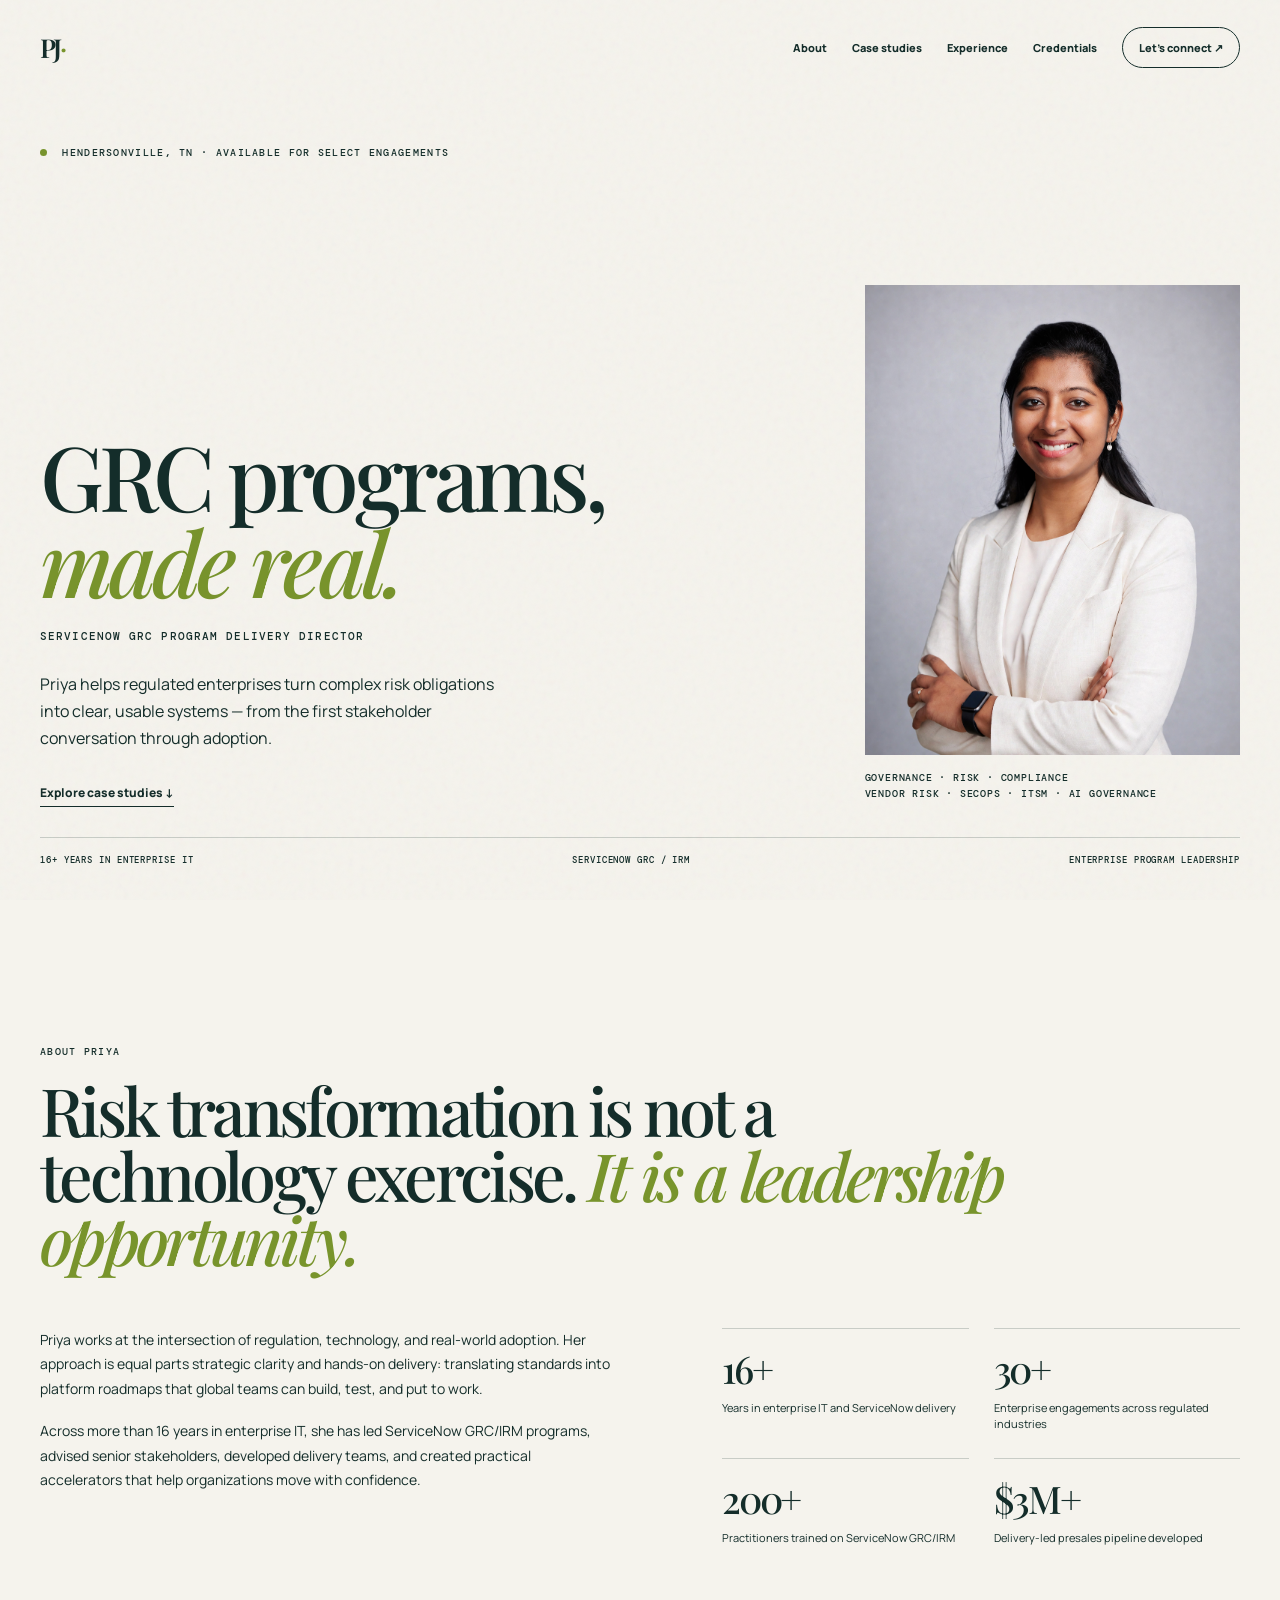
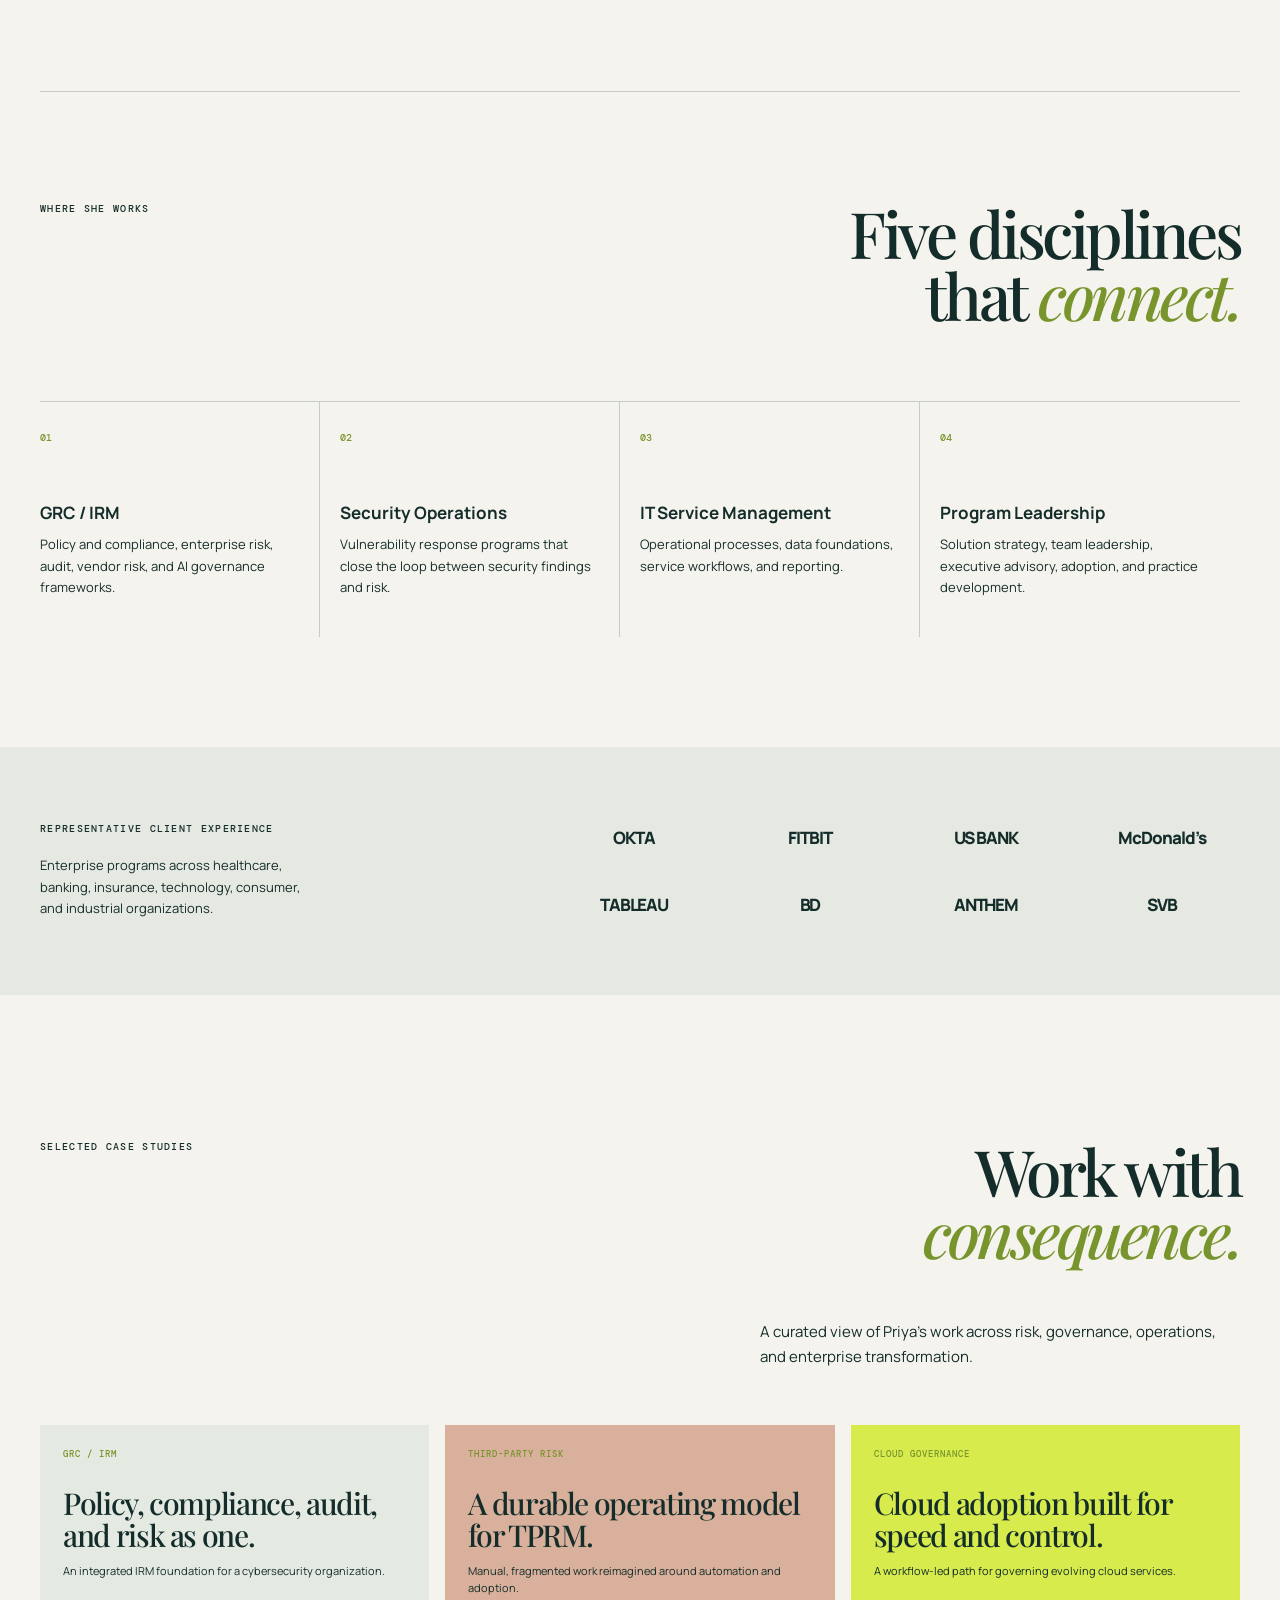
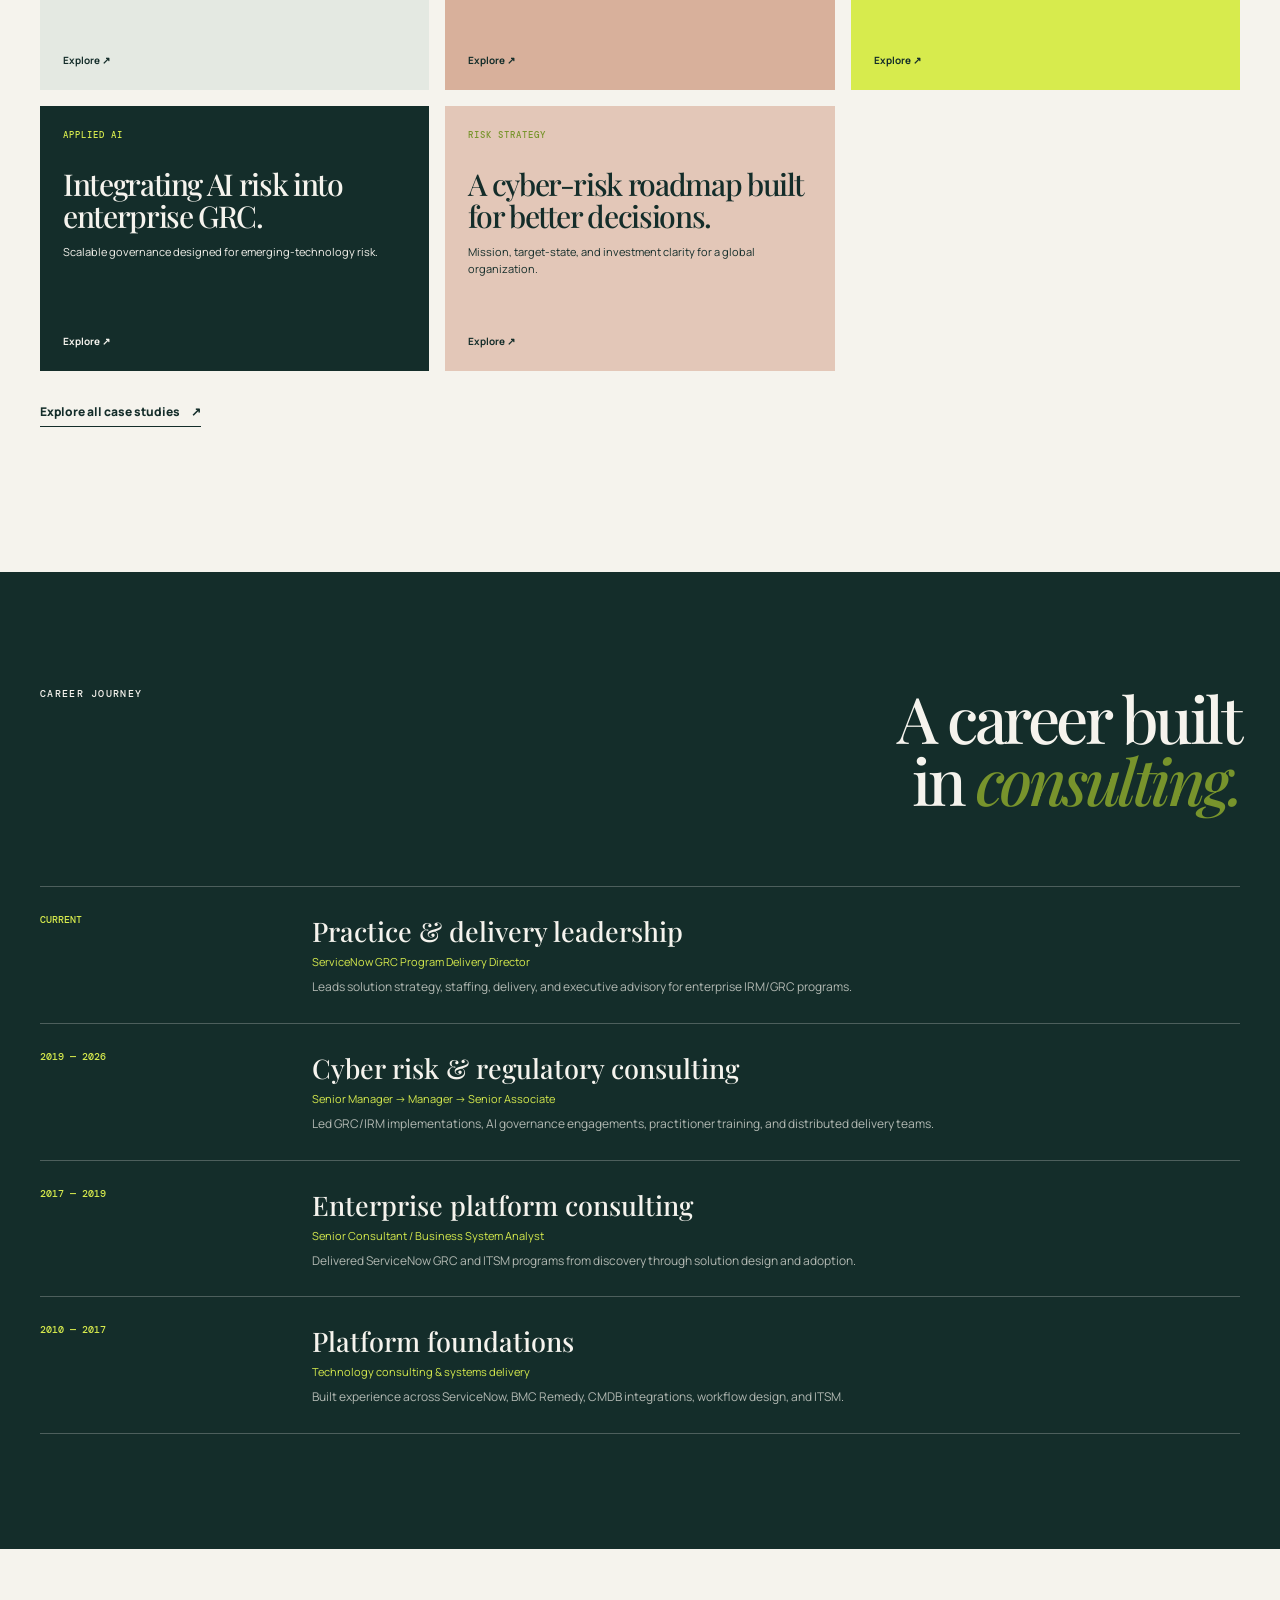
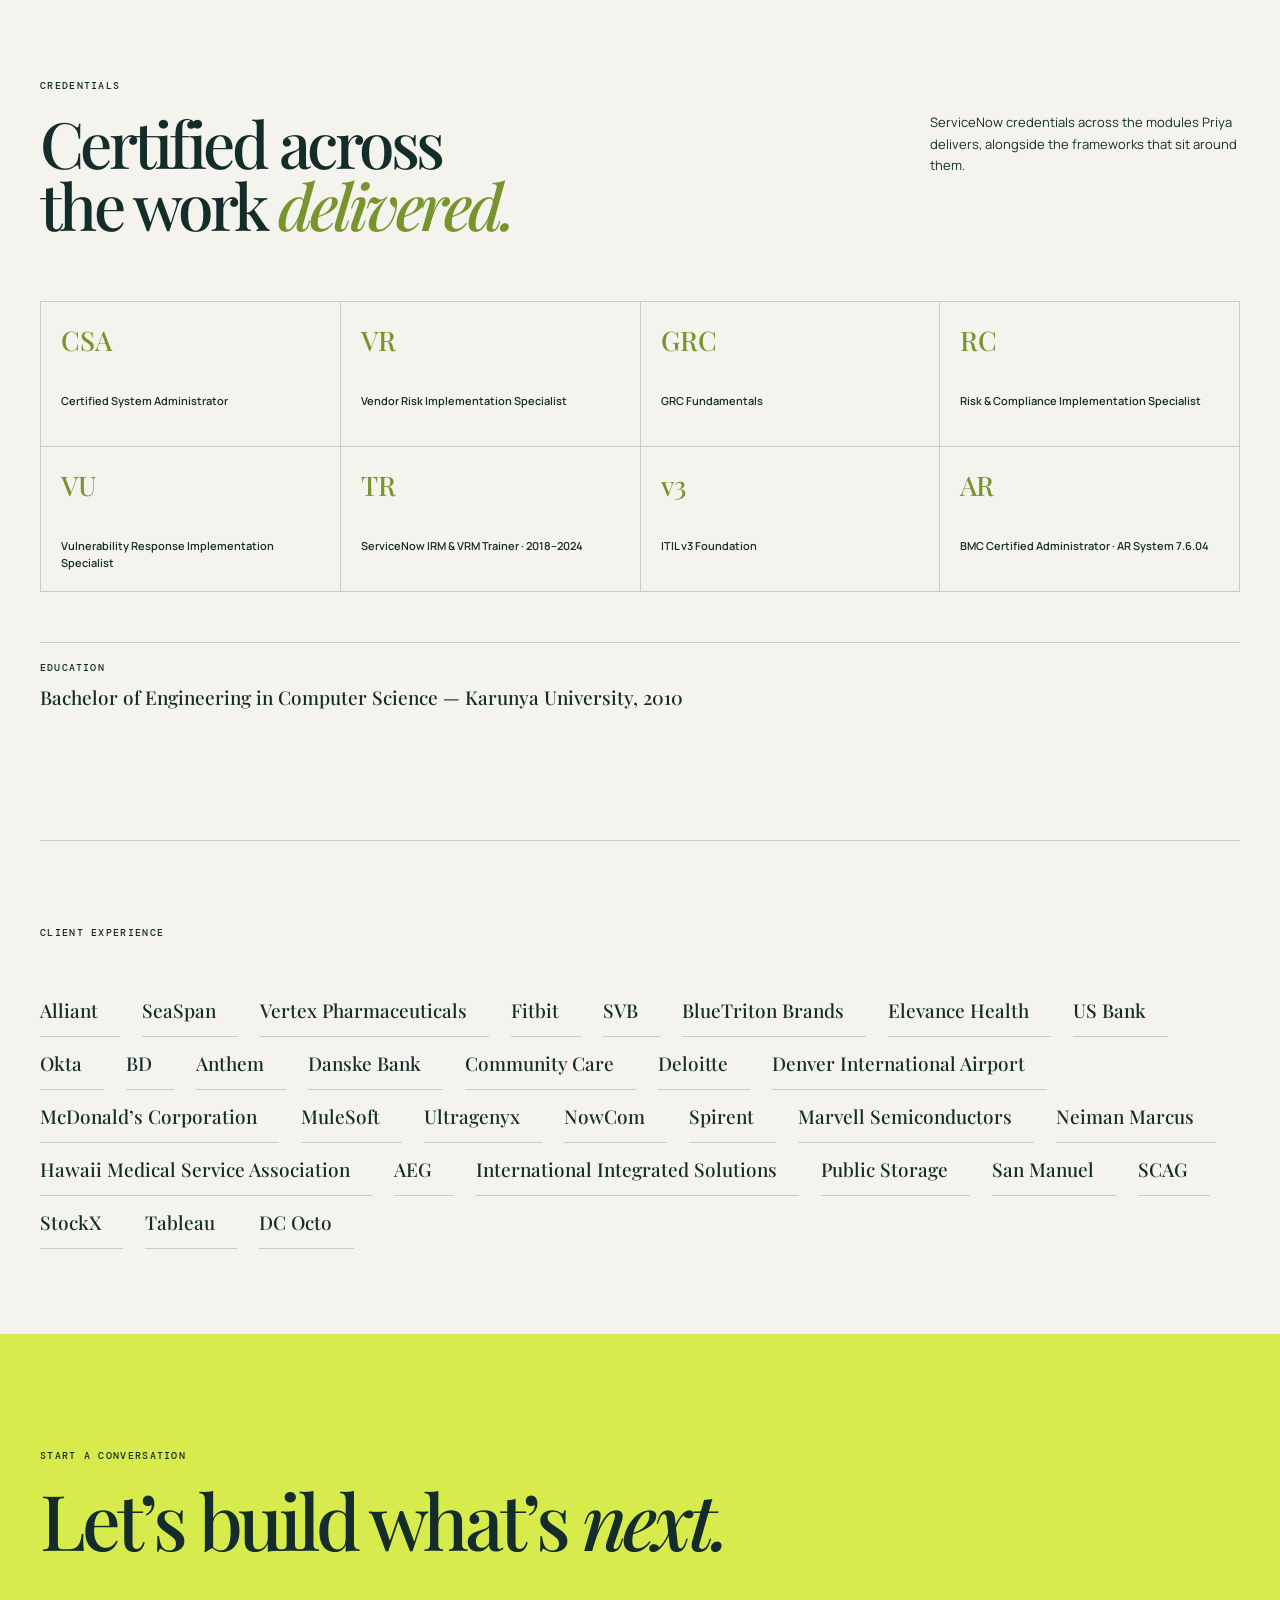
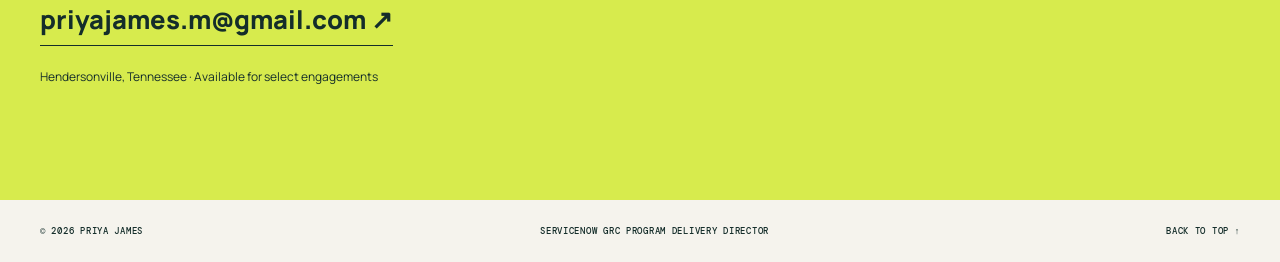
<file: index.html>
<!doctype html><html lang="en"><head><meta charset="UTF-8"><meta name="viewport" content="width=device-width,initial-scale=1.0"><meta name="description" content="Priya James — ServiceNow GRC and transformation leadership."><title>Priya James | GRC Transformation Leadership</title><link rel="preconnect" href="https://fonts.googleapis.com"><link rel="preconnect" href="https://fonts.gstatic.com" crossorigin><link href="https://fonts.googleapis.com/css2?family=DM+Mono:wght@400;500&family=Manrope:wght@400;500;600;700;800&family=Playfair+Display:ital,wght@0,500;0,600;1,500&display=swap" rel="stylesheet"><link rel="stylesheet" href="styles.css"></head><body><div class="grain" aria-hidden="true"></div>
<header class="site-header"><a class="brand" href="#top" aria-label="Priya James home">PJ<span>·</span></a><button class="menu-button" aria-label="Open navigation" aria-expanded="false">Menu</button><nav aria-label="Main navigation"><a href="#about">About</a><a href="#work">Case studies</a><a href="#journey">Experience</a><a href="#credentials">Credentials</a><a class="nav-contact" href="#contact">Let’s connect <span>↗</span></a></nav></header>
<main id="top"><section class="hero section-shell"><div class="eyebrow reveal"><i></i> Hendersonville, TN · Available for select engagements</div><div class="hero-layout"><div class="hero-copy"><h1 class="reveal">GRC programs,<br><em>made real.</em></h1><p class="role reveal">ServiceNow GRC Program Delivery Director</p><p class="intro reveal">Priya helps regulated enterprises turn complex risk obligations into clear, usable systems — from the first stakeholder conversation through adoption.</p><a class="text-link reveal" href="#work">Explore case studies <span>↓</span></a></div><div class="portrait-wrap reveal"><div class="portrait-frame"><img src="assets/priya-profile.png" alt="Priya James"><div class="portrait-fallback">PJ</div></div><p class="portrait-caption">Governance · Risk · Compliance<br>Vendor Risk · SecOps · ITSM · AI Governance</p></div></div><div class="hero-foot reveal"><span>16+ years in enterprise IT</span><span>ServiceNow GRC / IRM</span><span>Enterprise program leadership</span></div></section>
<section class="statement section-shell" id="about"><p class="eyebrow">About Priya</p><h2>Risk transformation is not a technology exercise. <em>It is a leadership opportunity.</em></h2><div class="about-grid"><div><p>Priya works at the intersection of regulation, technology, and real-world adoption. Her approach is equal parts strategic clarity and hands-on delivery: translating standards into platform roadmaps that global teams can build, test, and put to work.</p><p>Across more than 16 years in enterprise IT, she has led ServiceNow GRC/IRM programs, advised senior stakeholders, developed delivery teams, and created practical accelerators that help organizations move with confidence.</p></div><dl class="stats"><div><dt>16+</dt><dd>Years in enterprise IT and ServiceNow delivery</dd></div><div><dt>30+</dt><dd>Enterprise engagements across regulated industries</dd></div><div><dt>200+</dt><dd>Practitioners trained on ServiceNow GRC/IRM</dd></div><div><dt>$3M+</dt><dd>Delivery-led presales pipeline developed</dd></div></dl></div></section>
<section class="expertise section-shell" id="expertise"><div class="section-heading"><p class="eyebrow">Where she works</p><h2>Five disciplines<br>that <em>connect.</em></h2></div><div class="expertise-grid"><article><span>01</span><h3>GRC / IRM</h3><p>Policy and compliance, enterprise risk, audit, vendor risk, and AI governance frameworks.</p></article><article><span>02</span><h3>Security Operations</h3><p>Vulnerability response programs that close the loop between security findings and risk.</p></article><article><span>03</span><h3>IT Service Management</h3><p>Operational processes, data foundations, service workflows, and reporting.</p></article><article><span>04</span><h3>Program Leadership</h3><p>Solution strategy, team leadership, executive advisory, adoption, and practice development.</p></article></div></section>
<section class="clients section-shell"><div><p class="eyebrow">Representative client experience</p><p class="client-note">Enterprise programs across healthcare, banking, insurance, technology, consumer, and industrial organizations.</p></div><div class="logo-grid" aria-label="Selected client names"><span>OKTA</span><span>FITBIT</span><span>US BANK</span><span>McDonald’s</span><span>TABLEAU</span><span>BD</span><span>ANTHEM</span><span>SVB</span></div></section>
<section class="work section-shell" id="work"><div class="section-heading"><p class="eyebrow">Selected case studies</p><h2>Work with<br><em>consequence.</em></h2></div><p class="work-intro">A curated view of Priya’s work across risk, governance, operations, and enterprise transformation.</p><div class="case-links home-cases"><a href="case-studies.html#policy-risk" class="case-link"><span>GRC / IRM</span><h3>Policy, compliance, audit, and risk as one.</h3><p>An integrated IRM foundation for a cybersecurity organization.</p><b>Explore ↗</b></a><a href="case-studies.html#tprm" class="case-link sand"><span>Third-party risk</span><h3>A durable operating model for TPRM.</h3><p>Manual, fragmented work reimagined around automation and adoption.</p><b>Explore ↗</b></a><a href="case-studies.html#cloud" class="case-link lime"><span>Cloud governance</span><h3>Cloud adoption built for speed and control.</h3><p>A workflow-led path for governing evolving cloud services.</p><b>Explore ↗</b></a><a href="case-studies.html#ai" class="case-link dark"><span>Applied AI</span><h3>Integrating AI risk into enterprise GRC.</h3><p>Scalable governance designed for emerging-technology risk.</p><b>Explore ↗</b></a><a href="case-studies.html#strategy" class="case-link clay"><span>Risk strategy</span><h3>A cyber-risk roadmap built for better decisions.</h3><p>Mission, target-state, and investment clarity for a global organization.</p><b>Explore ↗</b></a></div><a class="all-cases-link" href="case-studies.html">Explore all case studies <span>↗</span></a></section>
<section class="journey section-shell" id="journey"><div class="section-heading"><p class="eyebrow">Career journey</p><h2>A career built<br>in <em>consulting.</em></h2></div><ol class="timeline"><li><time>Current</time><div><h3>Practice &amp; delivery leadership</h3><p class="timeline-role">ServiceNow GRC Program Delivery Director</p><p>Leads solution strategy, staffing, delivery, and executive advisory for enterprise IRM/GRC programs.</p></div></li><li><time>2019 — 2026</time><div><h3>Cyber risk &amp; regulatory consulting</h3><p class="timeline-role">Senior Manager → Manager → Senior Associate</p><p>Led GRC/IRM implementations, AI governance engagements, practitioner training, and distributed delivery teams.</p></div></li><li><time>2017 — 2019</time><div><h3>Enterprise platform consulting</h3><p class="timeline-role">Senior Consultant / Business System Analyst</p><p>Delivered ServiceNow GRC and ITSM programs from discovery through solution design and adoption.</p></div></li><li><time>2010 — 2017</time><div><h3>Platform foundations</h3><p class="timeline-role">Technology consulting &amp; systems delivery</p><p>Built experience across ServiceNow, BMC Remedy, CMDB integrations, workflow design, and ITSM.</p></div></li></ol></section>
<section class="credentials section-shell" id="credentials"><p class="eyebrow">Credentials</p><div class="credentials-heading"><h2>Certified across<br>the work <em>delivered.</em></h2><p>ServiceNow credentials across the modules Priya delivers, alongside the frameworks that sit around them.</p></div><div class="cert-grid"><div>CSA<small>Certified System Administrator</small></div><div>VR<small>Vendor Risk Implementation Specialist</small></div><div>GRC<small>GRC Fundamentals</small></div><div>RC<small>Risk &amp; Compliance Implementation Specialist</small></div><div>VU<small>Vulnerability Response Implementation Specialist</small></div><div>TR<small>ServiceNow IRM &amp; VRM Trainer · 2018–2024</small></div><div>v3<small>ITIL v3 Foundation</small></div><div>AR<small>BMC Certified Administrator · AR System 7.6.04</small></div></div><p class="education"><span>Education</span>Bachelor of Engineering in Computer Science — Karunya University, 2010</p></section>
<section class="client-list section-shell"><p class="eyebrow">Client experience</p><div class="names" id="client-list"></div></section></main>
<section class="contact" id="contact"><div class="section-shell"><p class="eyebrow">Start a conversation</p><h2>Let’s build what’s <em>next.</em></h2><a class="contact-link" href="mailto:priyajames.m@gmail.com">priyajames.m@gmail.com <span>↗</span></a><p class="contact-note">Hendersonville, Tennessee · Available for select engagements</p></div></section><footer class="site-footer section-shell"><span>© <span id="year"></span> Priya James</span><span>ServiceNow GRC Program Delivery Director</span><a href="#top">Back to top ↑</a></footer><script src="script.js"></script></body></html>
</file>
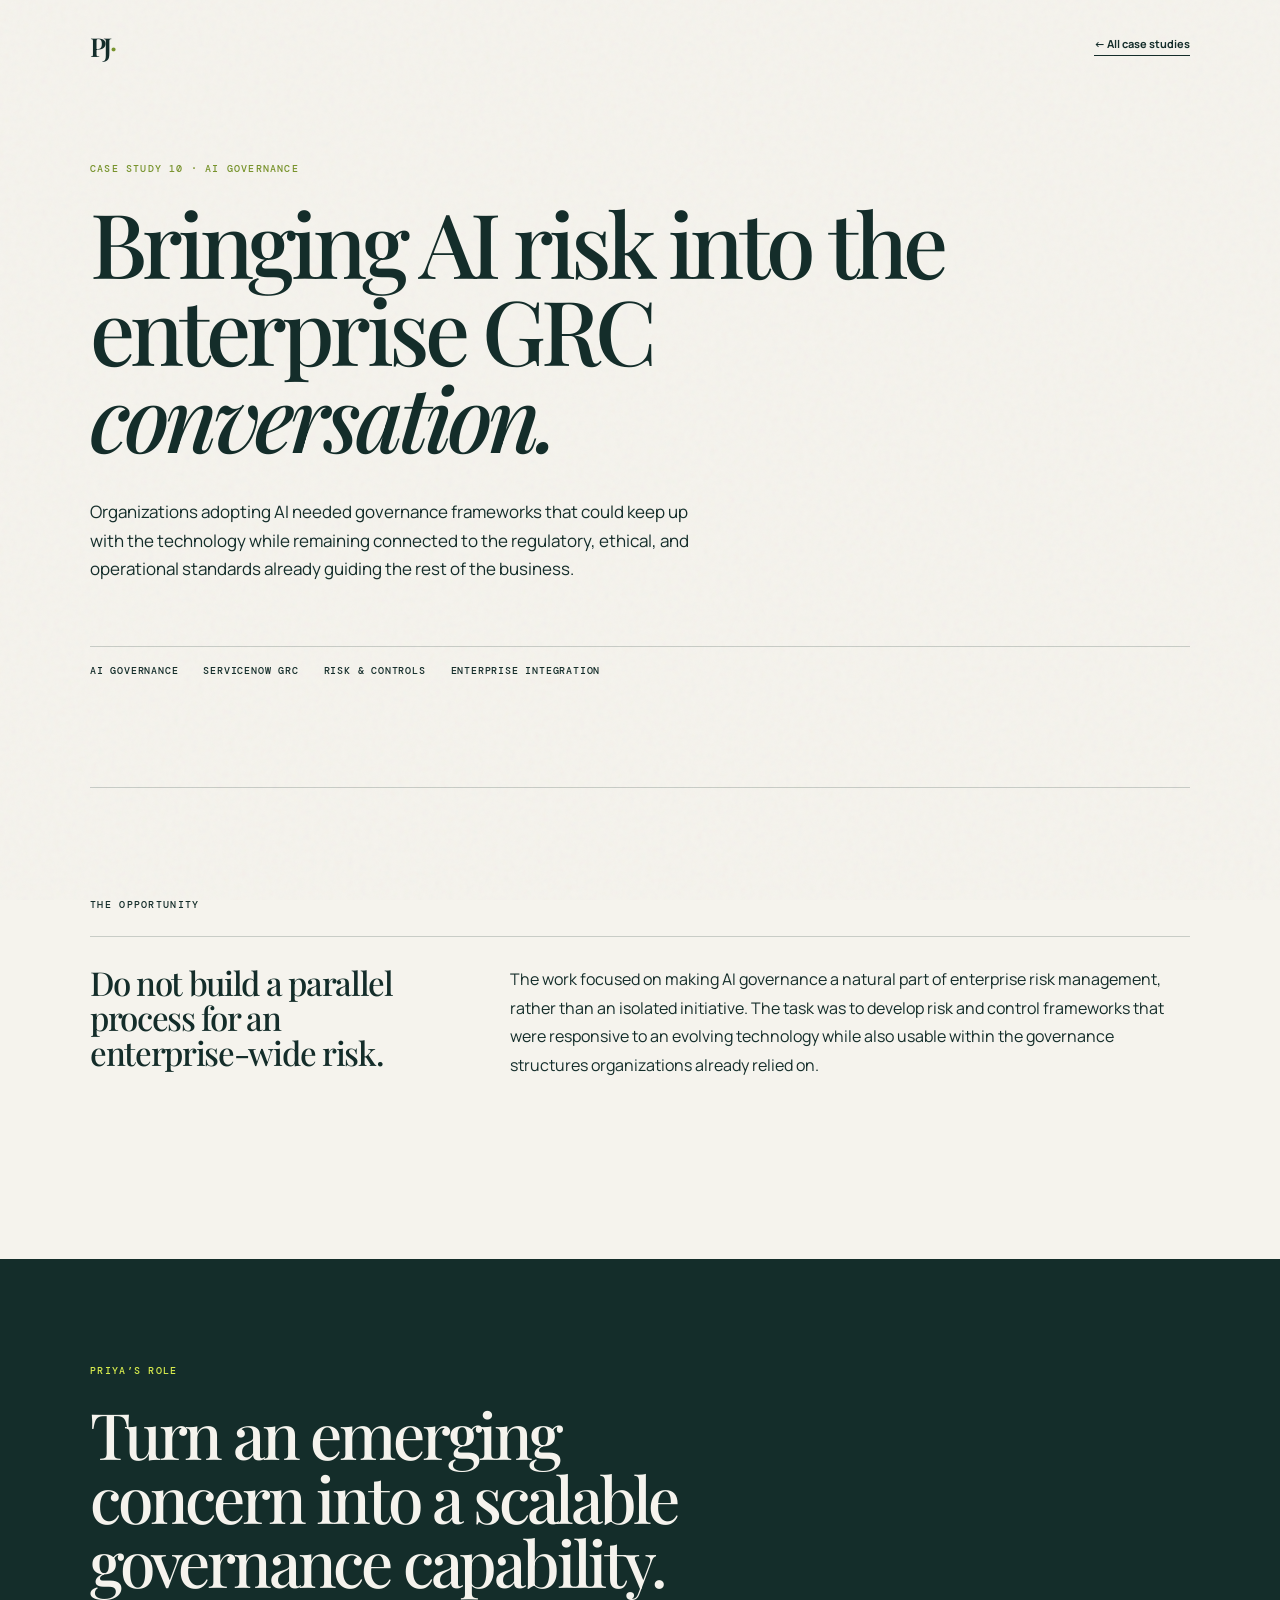
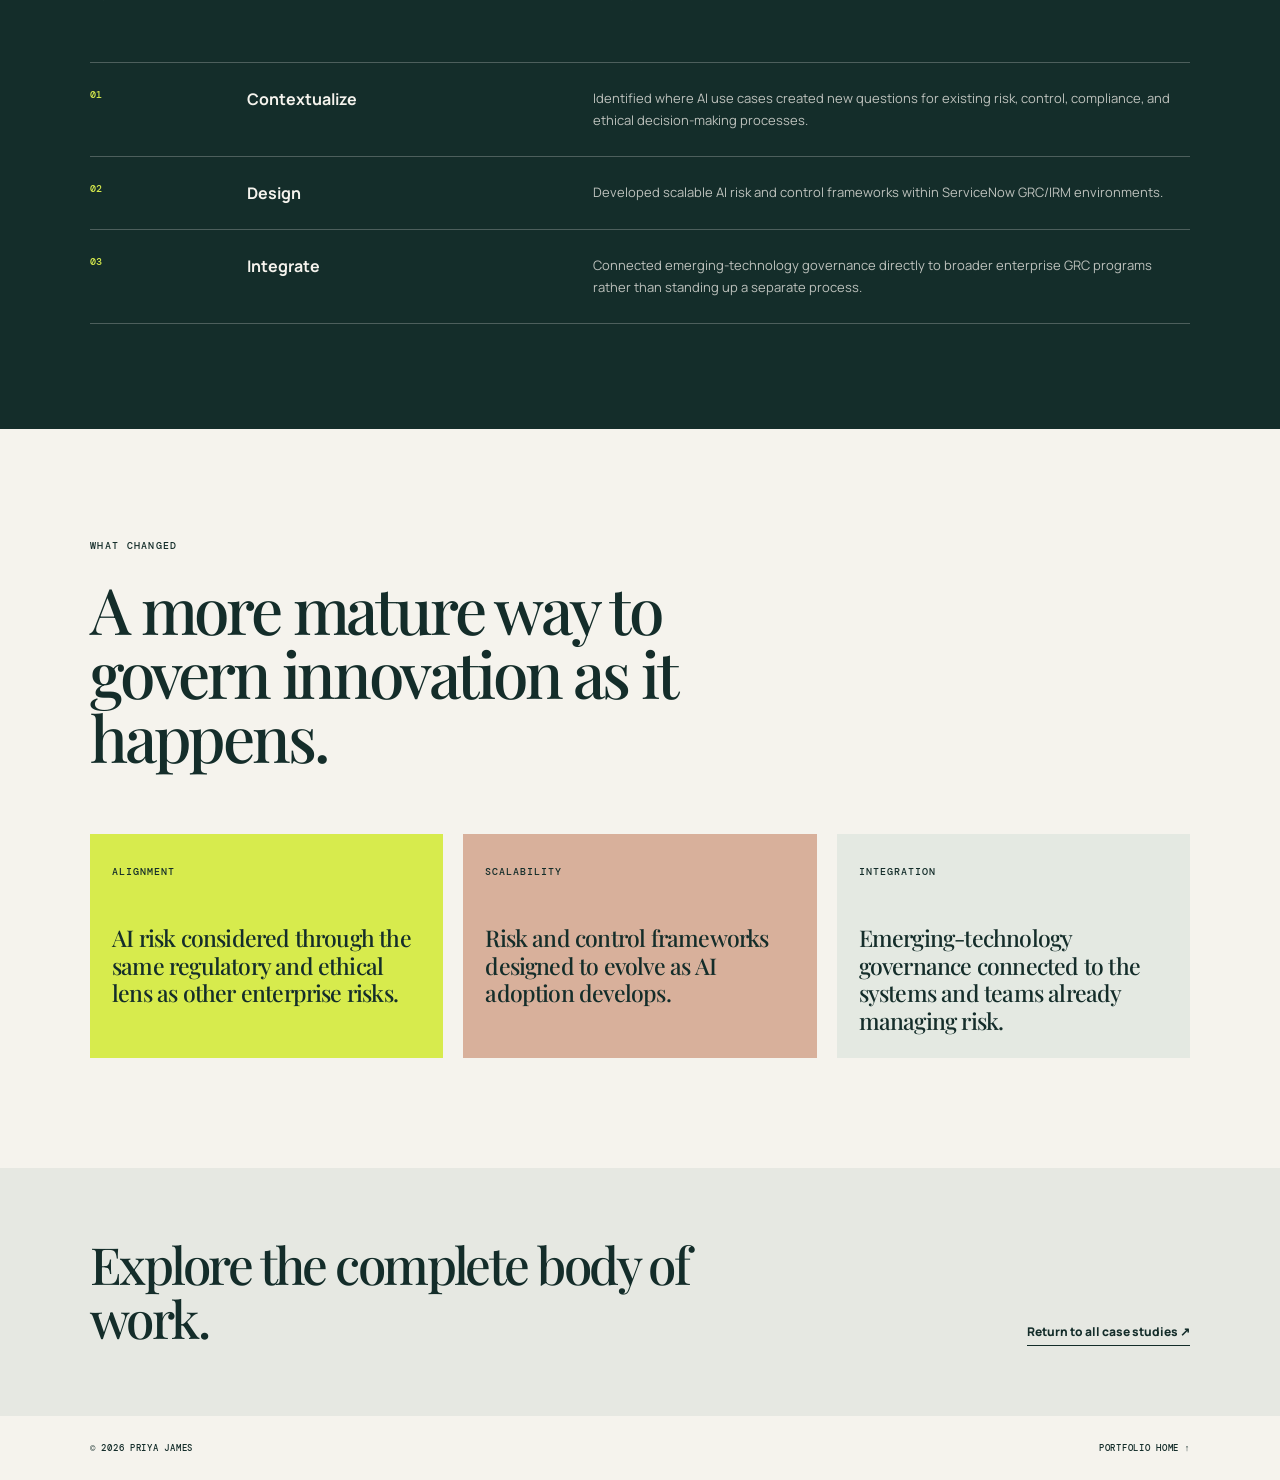
<file: case-ai-governance.html>
<!doctype html><html lang="en"><head><meta charset="UTF-8"><meta name="viewport" content="width=device-width,initial-scale=1.0"><title>AI Governance | Priya James</title><link rel="preconnect" href="https://fonts.googleapis.com"><link rel="preconnect" href="https://fonts.gstatic.com" crossorigin><link href="https://fonts.googleapis.com/css2?family=DM+Mono:wght@400;500&family=Manrope:wght@400;500;600;700;800&family=Playfair+Display:ital,wght@0,500;0,600;1,500&display=swap" rel="stylesheet"><link rel="stylesheet" href="case-study.css"></head><body><div class="grain"></div><nav class="nav wrap"><a class="brand" href="index.html">PJ<span>·</span></a><a class="back" href="index.html#work">← All case studies</a></nav><main><header class="hero wrap"><p class="kicker">Case study 10 · AI governance</p><h1>Bringing AI risk into the enterprise GRC <em>conversation.</em></h1><p class="lede">Organizations adopting AI needed governance frameworks that could keep up with the technology while remaining connected to the regulatory, ethical, and operational standards already guiding the rest of the business.</p><div class="project-meta"><span>AI governance</span><span>ServiceNow GRC</span><span>Risk &amp; controls</span><span>Enterprise integration</span></div></header><section class="story wrap"><p class="eyebrow">The opportunity</p><div class="story-grid"><h2>Do not build a parallel process for an enterprise-wide risk.</h2><p>The work focused on making AI governance a natural part of enterprise risk management, rather than an isolated initiative. The task was to develop risk and control frameworks that were responsive to an evolving technology while also usable within the governance structures organizations already relied on.</p></div></section><section class="approach"><div class="wrap"><p class="eyebrow">Priya’s role</p><h2>Turn an emerging concern into a scalable governance capability.</h2><div class="steps"><div class="step"><span class="step-number">01</span><h3>Contextualize</h3><p>Identified where AI use cases created new questions for existing risk, control, compliance, and ethical decision-making processes.</p></div><div class="step"><span class="step-number">02</span><h3>Design</h3><p>Developed scalable AI risk and control frameworks within ServiceNow GRC/IRM environments.</p></div><div class="step"><span class="step-number">03</span><h3>Integrate</h3><p>Connected emerging-technology governance directly to broader enterprise GRC programs rather than standing up a separate process.</p></div></div></div></section><section class="outcomes wrap"><p class="eyebrow">What changed</p><h2>A more mature way to govern innovation as it happens.</h2><div class="outcome-grid"><div class="outcome"><b>Alignment</b><p>AI risk considered through the same regulatory and ethical lens as other enterprise risks.</p></div><div class="outcome"><b>Scalability</b><p>Risk and control frameworks designed to evolve as AI adoption develops.</p></div><div class="outcome"><b>Integration</b><p>Emerging-technology governance connected to the systems and teams already managing risk.</p></div></div></section></main><section class="next"><div class="wrap next-inner"><h2>Explore the complete body of work.</h2><a href="index.html#work">Return to all case studies ↗</a></div></section><footer class="footer wrap"><span>© 2026 Priya James</span><a href="index.html">Portfolio home ↑</a></footer></body></html>
</file>
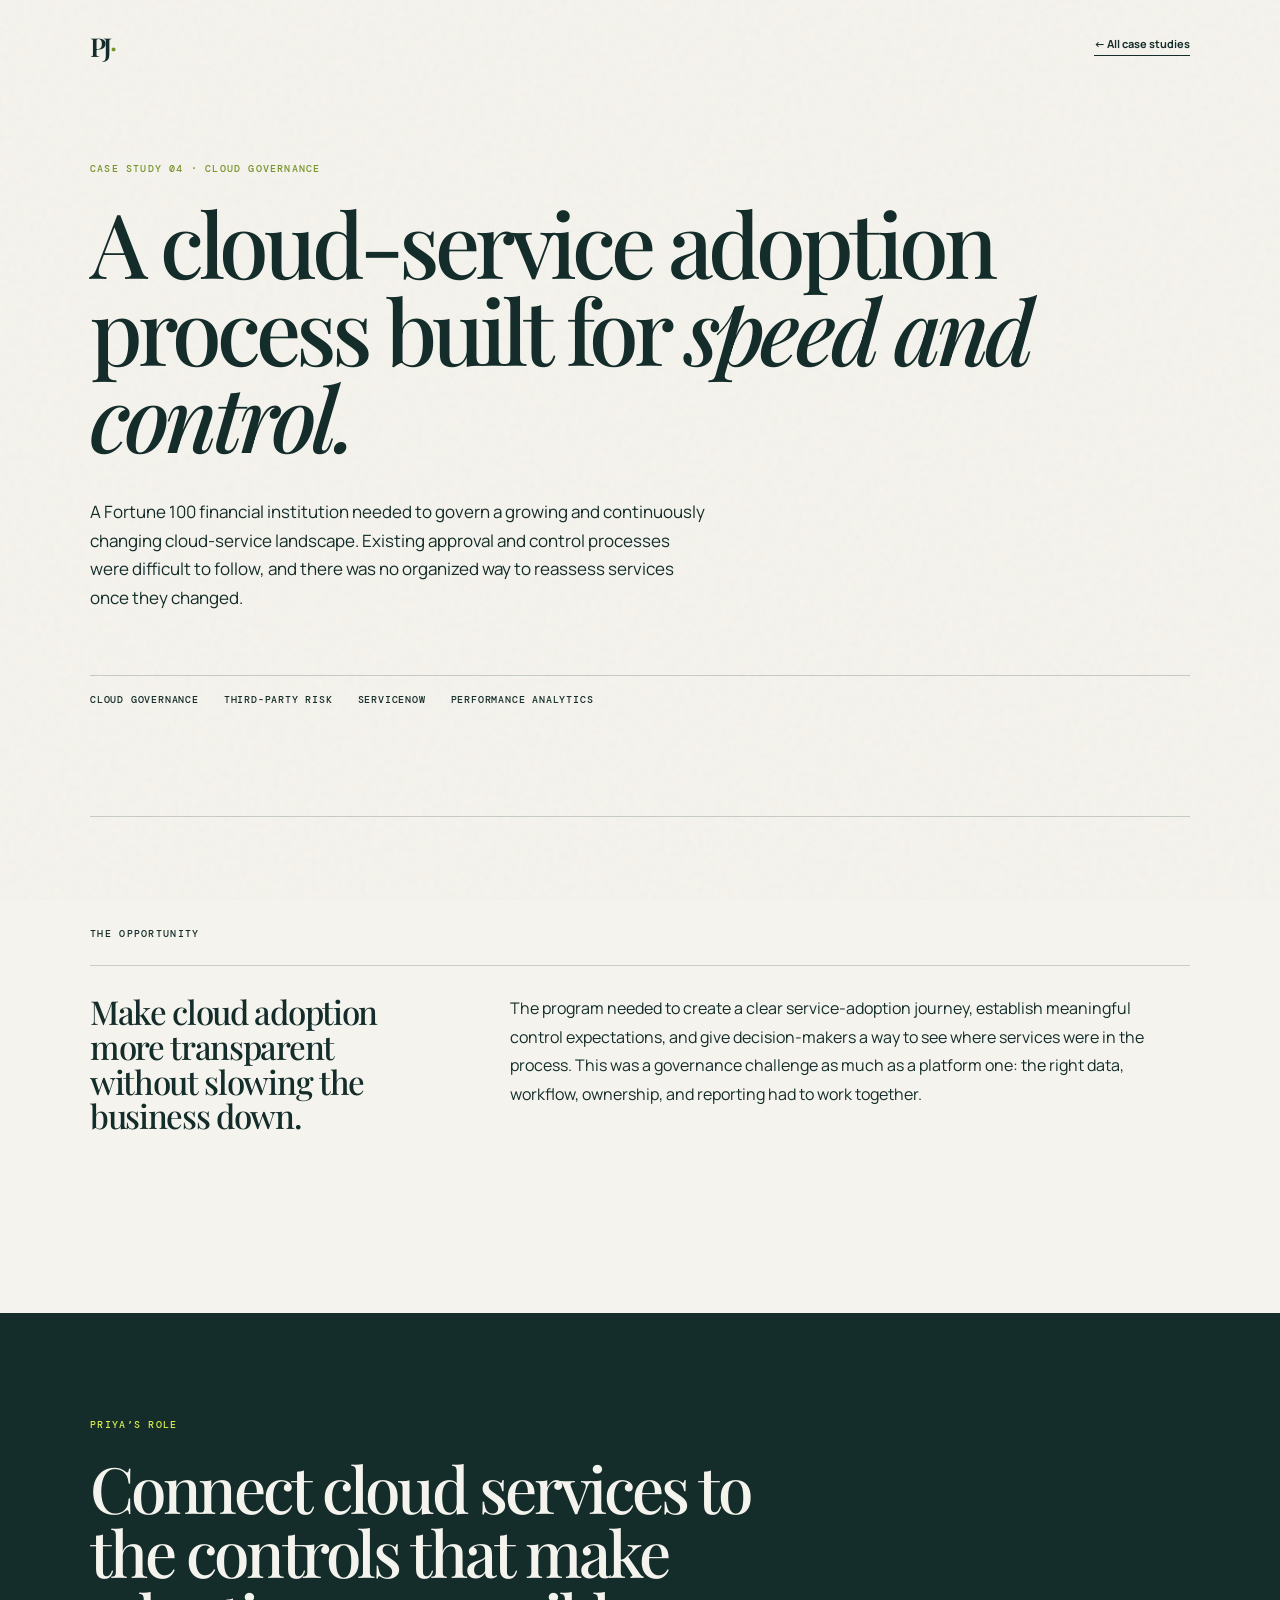
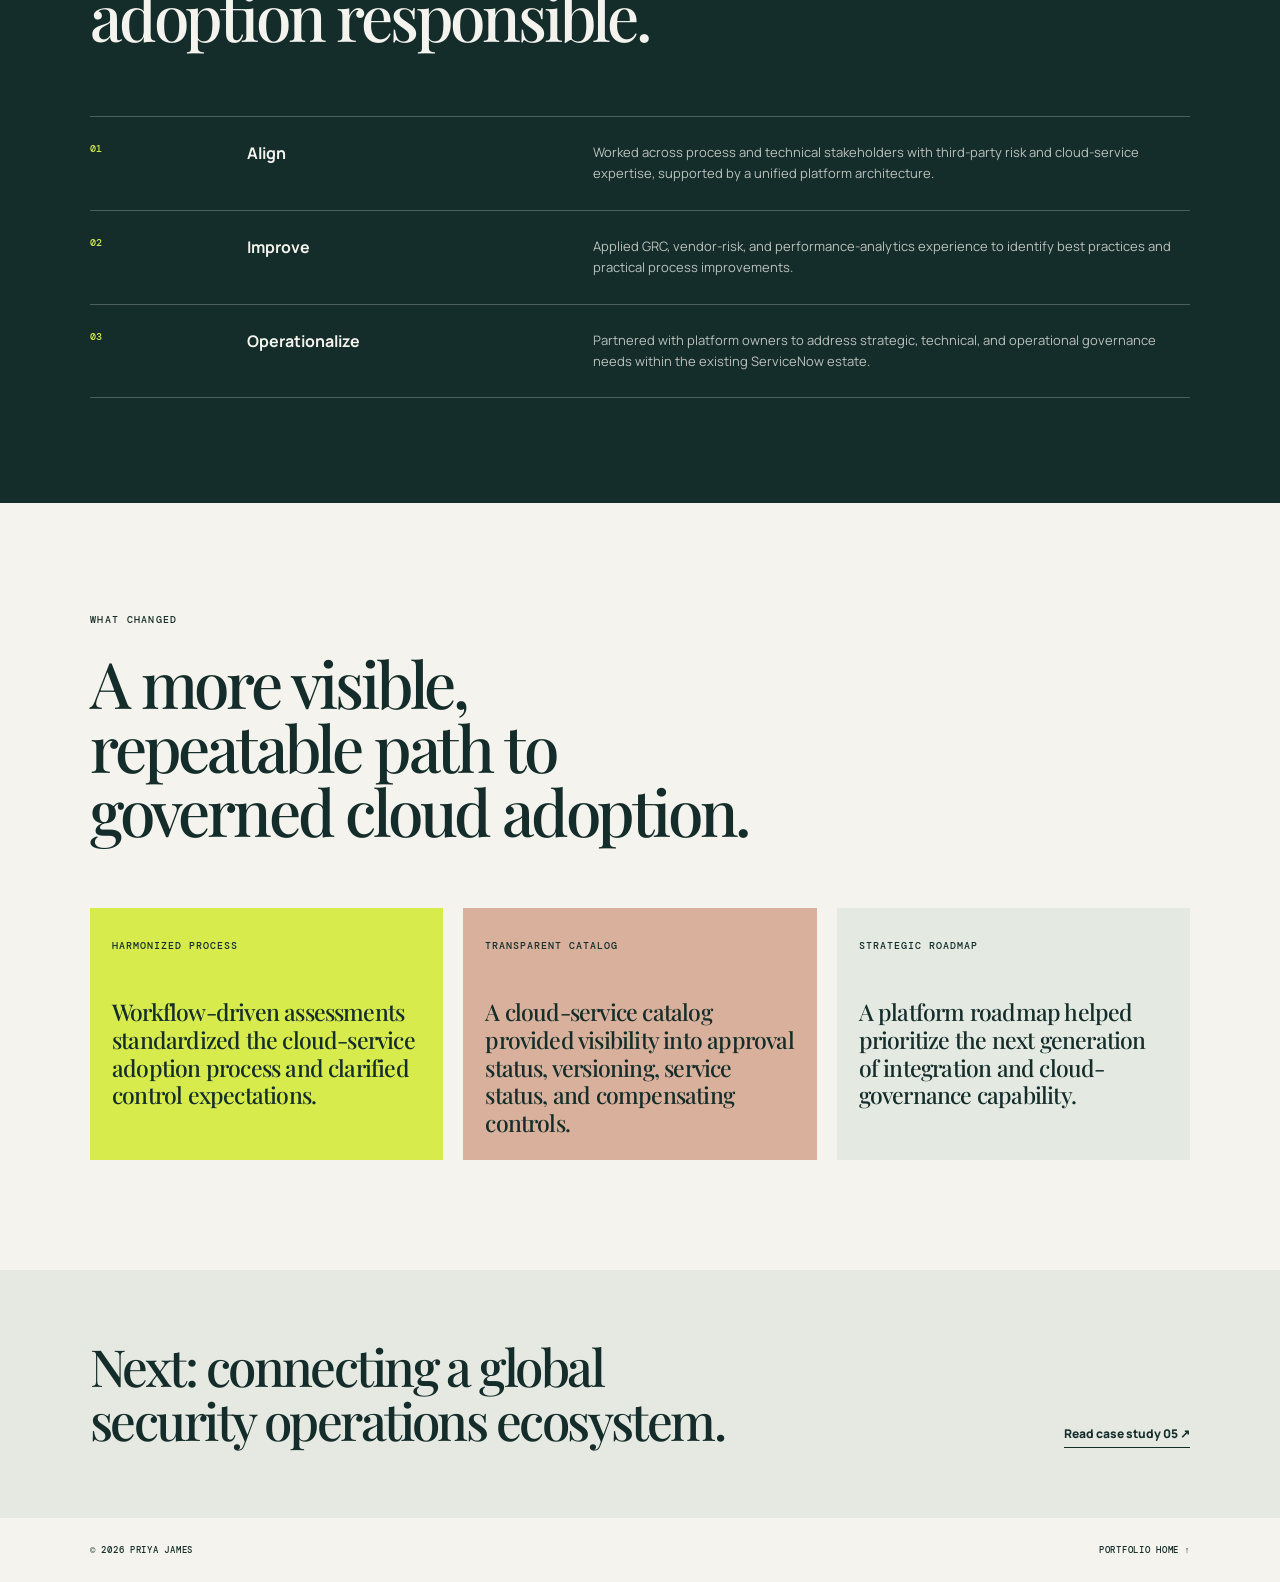
<file: case-cloud-governance.html>
<!doctype html><html lang="en"><head><meta charset="UTF-8"><meta name="viewport" content="width=device-width,initial-scale=1.0"><title>Cloud Governance | Priya James</title><link rel="preconnect" href="https://fonts.googleapis.com"><link rel="preconnect" href="https://fonts.gstatic.com" crossorigin><link href="https://fonts.googleapis.com/css2?family=DM+Mono:wght@400;500&family=Manrope:wght@400;500;600;700;800&family=Playfair+Display:ital,wght@0,500;0,600;1,500&display=swap" rel="stylesheet"><link rel="stylesheet" href="case-study.css"></head><body><div class="grain"></div><nav class="nav wrap"><a class="brand" href="index.html">PJ<span>·</span></a><a class="back" href="index.html#work">← All case studies</a></nav><main><header class="hero wrap"><p class="kicker">Case study 04 · Cloud governance</p><h1>A cloud-service adoption process built for <em>speed and control.</em></h1><p class="lede">A Fortune 100 financial institution needed to govern a growing and continuously changing cloud-service landscape. Existing approval and control processes were difficult to follow, and there was no organized way to reassess services once they changed.</p><div class="project-meta"><span>Cloud governance</span><span>Third-party risk</span><span>ServiceNow</span><span>Performance analytics</span></div></header><section class="story wrap"><p class="eyebrow">The opportunity</p><div class="story-grid"><h2>Make cloud adoption more transparent without slowing the business down.</h2><p>The program needed to create a clear service-adoption journey, establish meaningful control expectations, and give decision-makers a way to see where services were in the process. This was a governance challenge as much as a platform one: the right data, workflow, ownership, and reporting had to work together.</p></div></section><section class="approach"><div class="wrap"><p class="eyebrow">Priya’s role</p><h2>Connect cloud services to the controls that make adoption responsible.</h2><div class="steps"><div class="step"><span class="step-number">01</span><h3>Align</h3><p>Worked across process and technical stakeholders with third-party risk and cloud-service expertise, supported by a unified platform architecture.</p></div><div class="step"><span class="step-number">02</span><h3>Improve</h3><p>Applied GRC, vendor-risk, and performance-analytics experience to identify best practices and practical process improvements.</p></div><div class="step"><span class="step-number">03</span><h3>Operationalize</h3><p>Partnered with platform owners to address strategic, technical, and operational governance needs within the existing ServiceNow estate.</p></div></div></div></section><section class="outcomes wrap"><p class="eyebrow">What changed</p><h2>A more visible, repeatable path to governed cloud adoption.</h2><div class="outcome-grid"><div class="outcome"><b>Harmonized process</b><p>Workflow-driven assessments standardized the cloud-service adoption process and clarified control expectations.</p></div><div class="outcome"><b>Transparent catalog</b><p>A cloud-service catalog provided visibility into approval status, versioning, service status, and compensating controls.</p></div><div class="outcome"><b>Strategic roadmap</b><p>A platform roadmap helped prioritize the next generation of integration and cloud-governance capability.</p></div></div></section></main><section class="next"><div class="wrap next-inner"><h2>Next: connecting a global security operations ecosystem.</h2><a href="case-security-operations.html">Read case study 05 ↗</a></div></section><footer class="footer wrap"><span>© 2026 Priya James</span><a href="index.html">Portfolio home ↑</a></footer></body></html>
</file>
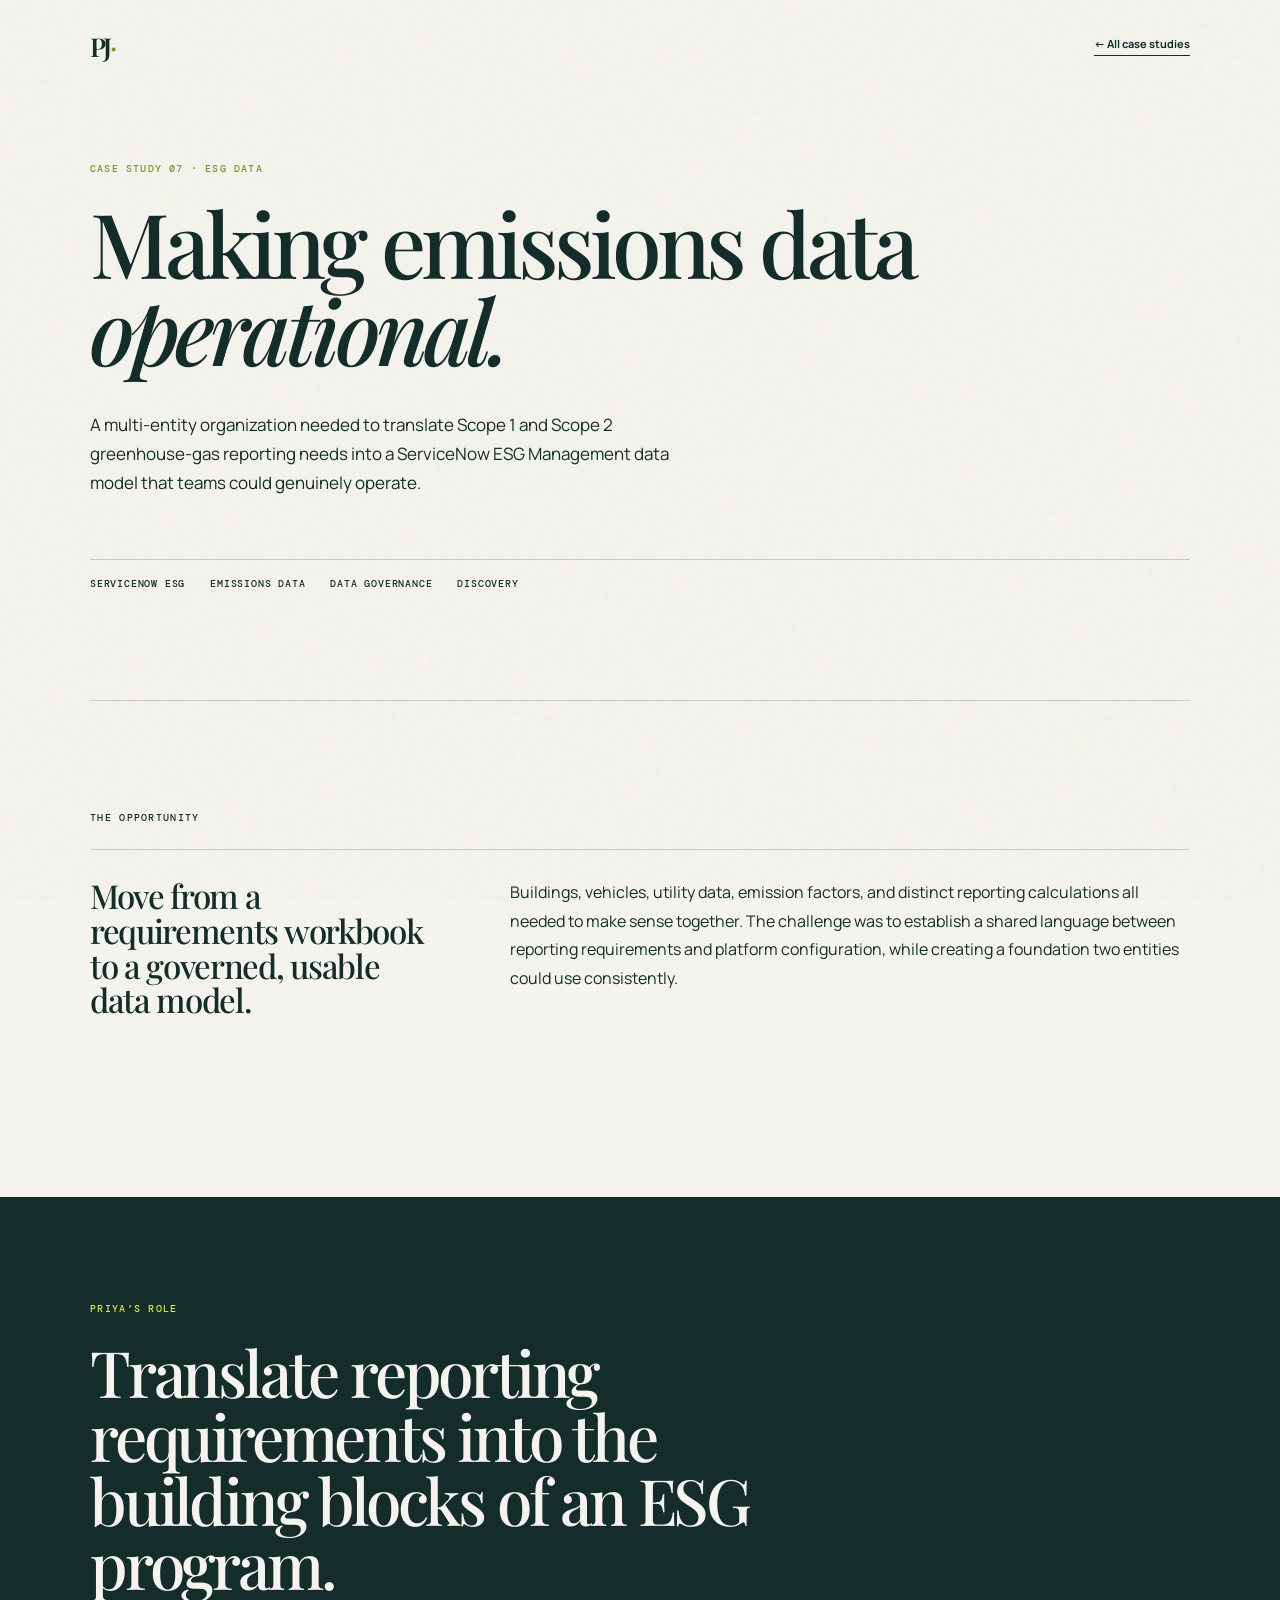
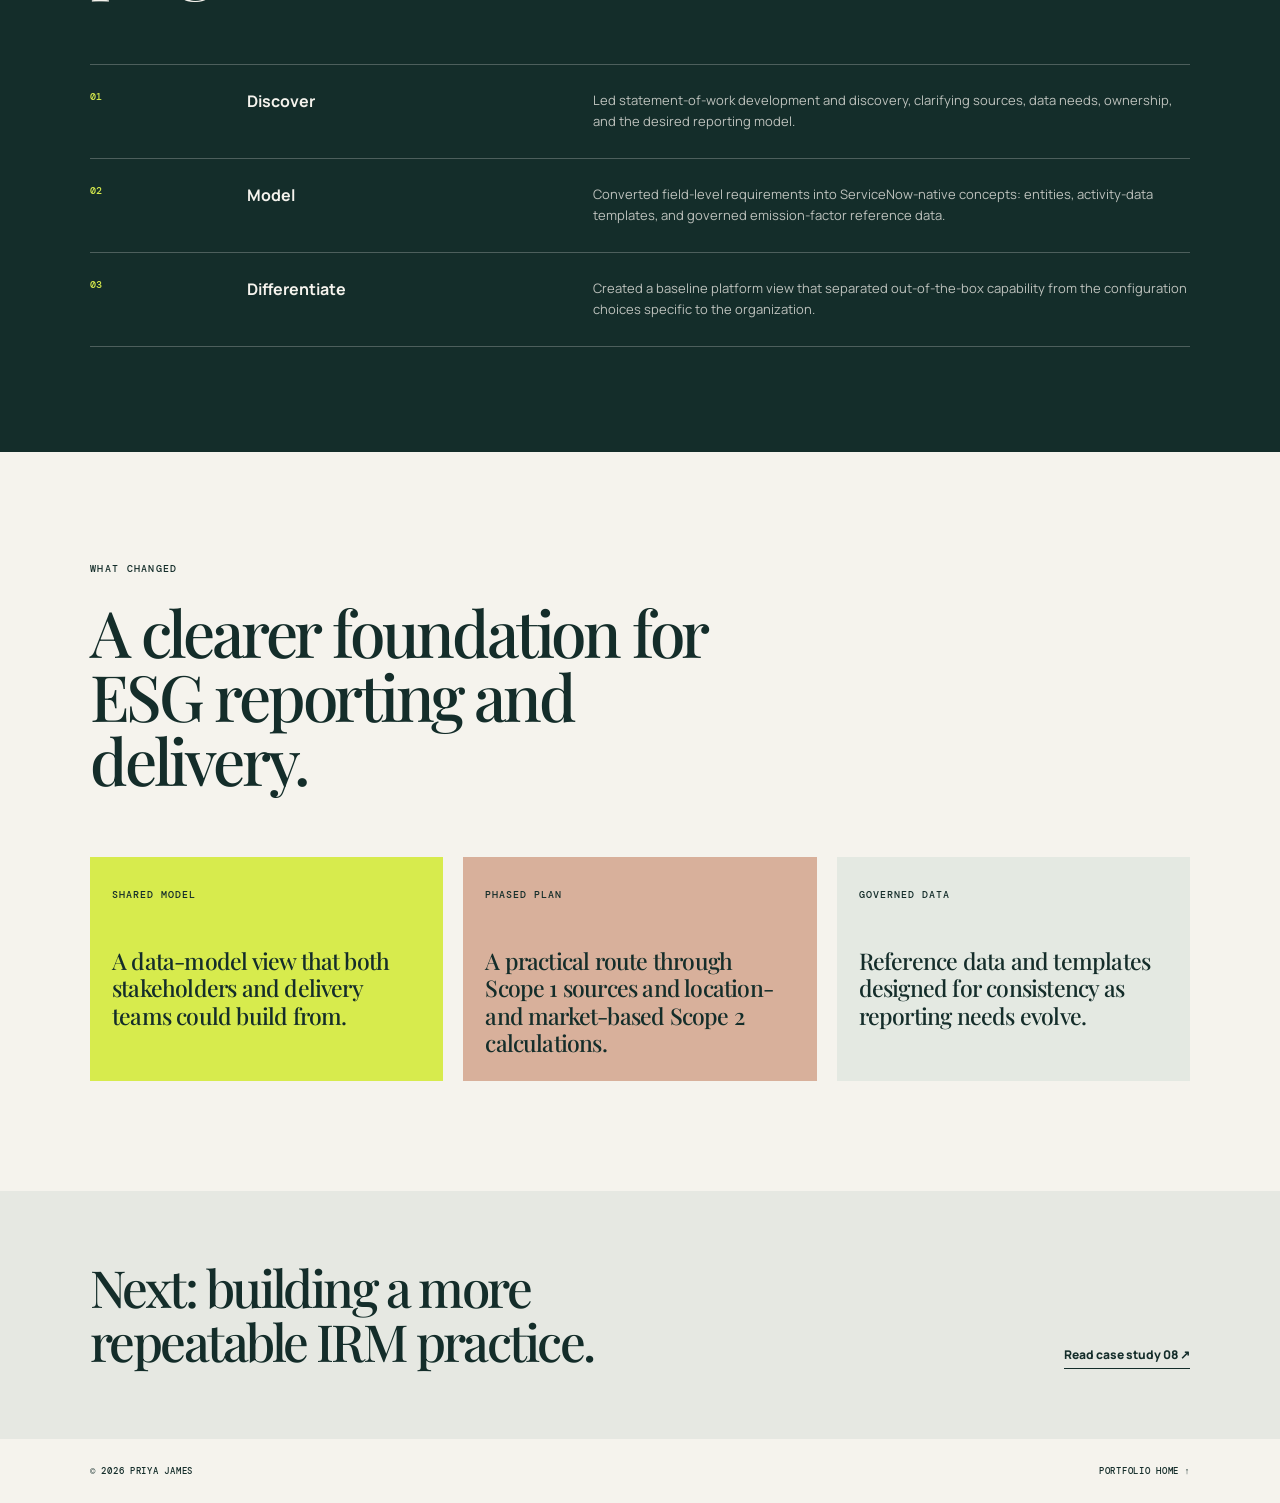
<file: case-esg-data.html>
<!doctype html><html lang="en"><head><meta charset="UTF-8"><meta name="viewport" content="width=device-width,initial-scale=1.0"><title>ESG Data Foundations | Priya James</title><link rel="preconnect" href="https://fonts.googleapis.com"><link rel="preconnect" href="https://fonts.gstatic.com" crossorigin><link href="https://fonts.googleapis.com/css2?family=DM+Mono:wght@400;500&family=Manrope:wght@400;500;600;700;800&family=Playfair+Display:ital,wght@0,500;0,600;1,500&display=swap" rel="stylesheet"><link rel="stylesheet" href="case-study.css"></head><body><div class="grain"></div><nav class="nav wrap"><a class="brand" href="index.html">PJ<span>·</span></a><a class="back" href="index.html#work">← All case studies</a></nav><main><header class="hero wrap"><p class="kicker">Case study 07 · ESG data</p><h1>Making emissions data <em>operational.</em></h1><p class="lede">A multi-entity organization needed to translate Scope 1 and Scope 2 greenhouse-gas reporting needs into a ServiceNow ESG Management data model that teams could genuinely operate.</p><div class="project-meta"><span>ServiceNow ESG</span><span>Emissions data</span><span>Data governance</span><span>Discovery</span></div></header><section class="story wrap"><p class="eyebrow">The opportunity</p><div class="story-grid"><h2>Move from a requirements workbook to a governed, usable data model.</h2><p>Buildings, vehicles, utility data, emission factors, and distinct reporting calculations all needed to make sense together. The challenge was to establish a shared language between reporting requirements and platform configuration, while creating a foundation two entities could use consistently.</p></div></section><section class="approach"><div class="wrap"><p class="eyebrow">Priya’s role</p><h2>Translate reporting requirements into the building blocks of an ESG program.</h2><div class="steps"><div class="step"><span class="step-number">01</span><h3>Discover</h3><p>Led statement-of-work development and discovery, clarifying sources, data needs, ownership, and the desired reporting model.</p></div><div class="step"><span class="step-number">02</span><h3>Model</h3><p>Converted field-level requirements into ServiceNow-native concepts: entities, activity-data templates, and governed emission-factor reference data.</p></div><div class="step"><span class="step-number">03</span><h3>Differentiate</h3><p>Created a baseline platform view that separated out-of-the-box capability from the configuration choices specific to the organization.</p></div></div></div></section><section class="outcomes wrap"><p class="eyebrow">What changed</p><h2>A clearer foundation for ESG reporting and delivery.</h2><div class="outcome-grid"><div class="outcome"><b>Shared model</b><p>A data-model view that both stakeholders and delivery teams could build from.</p></div><div class="outcome"><b>Phased plan</b><p>A practical route through Scope 1 sources and location- and market-based Scope 2 calculations.</p></div><div class="outcome"><b>Governed data</b><p>Reference data and templates designed for consistency as reporting needs evolve.</p></div></div></section></main><section class="next"><div class="wrap next-inner"><h2>Next: building a more repeatable IRM practice.</h2><a href="case-practice-build.html">Read case study 08 ↗</a></div></section><footer class="footer wrap"><span>© 2026 Priya James</span><a href="index.html">Portfolio home ↑</a></footer></body></html>
</file>
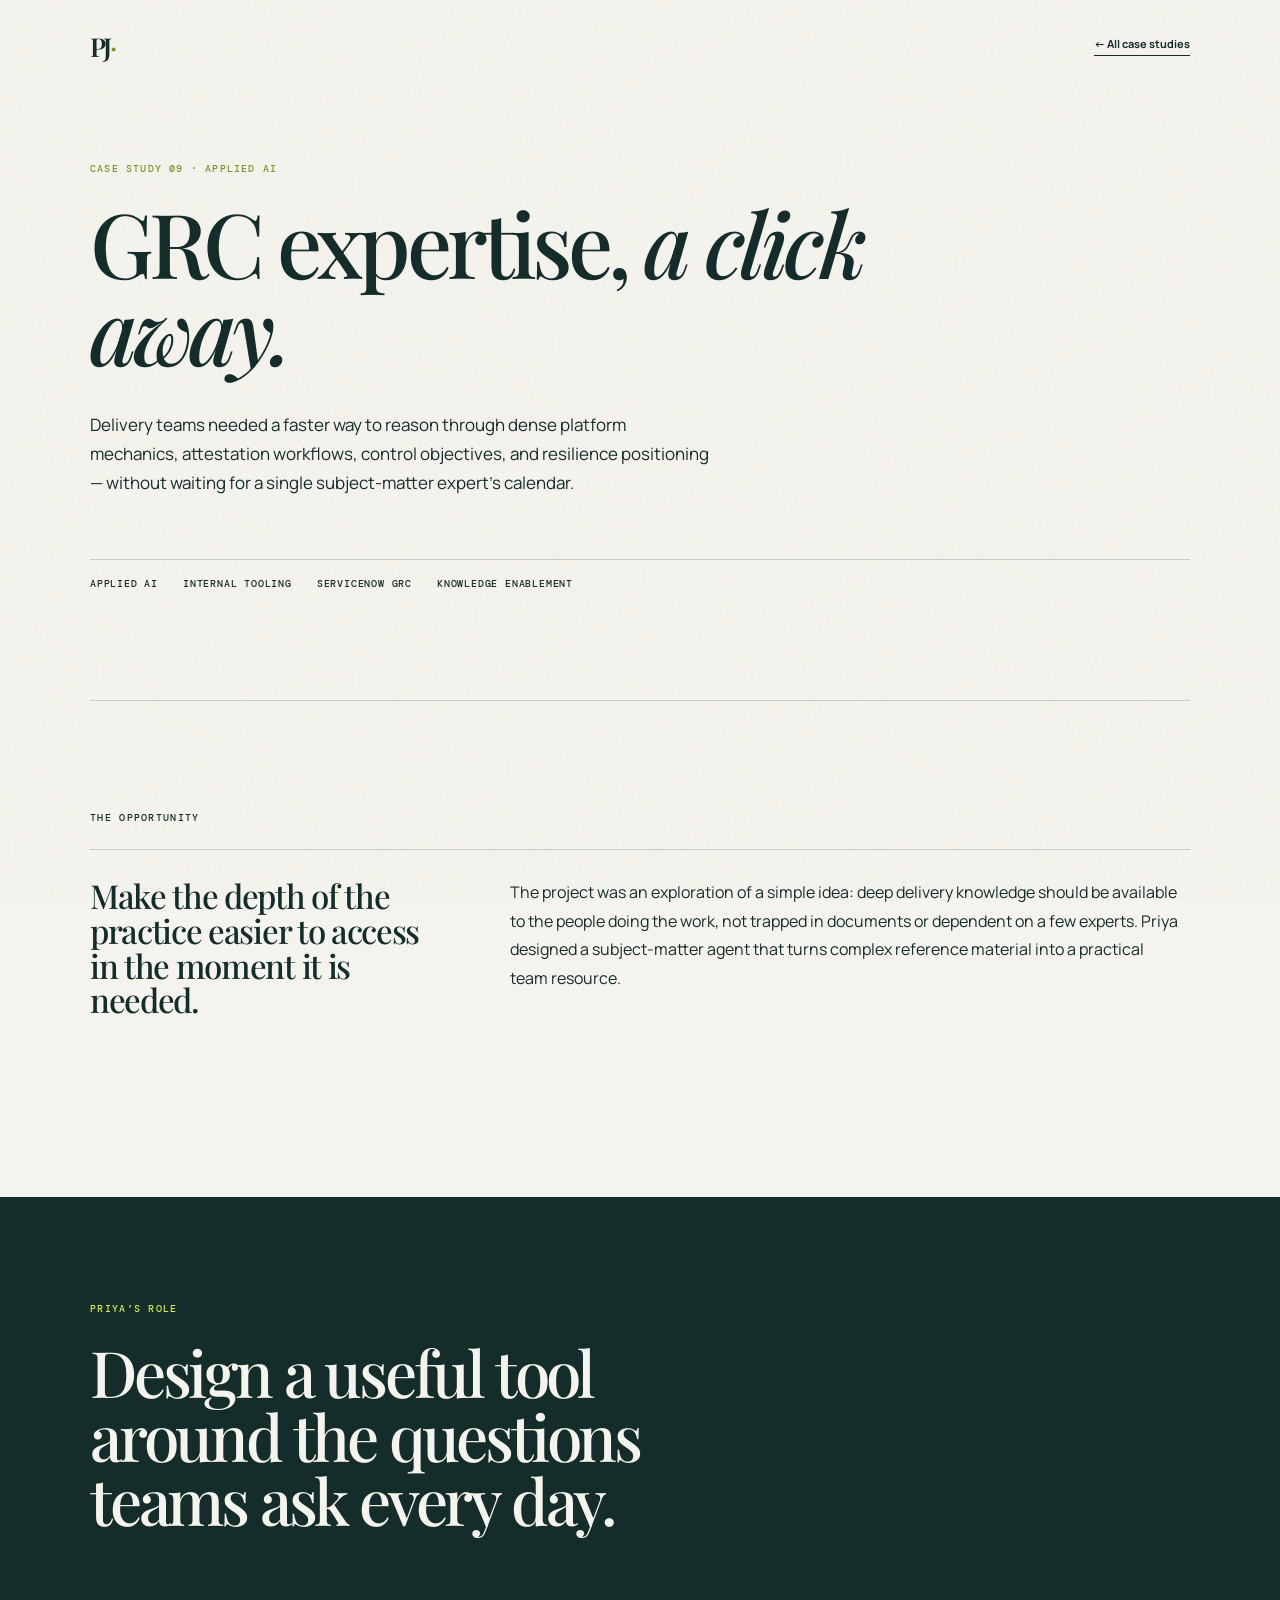
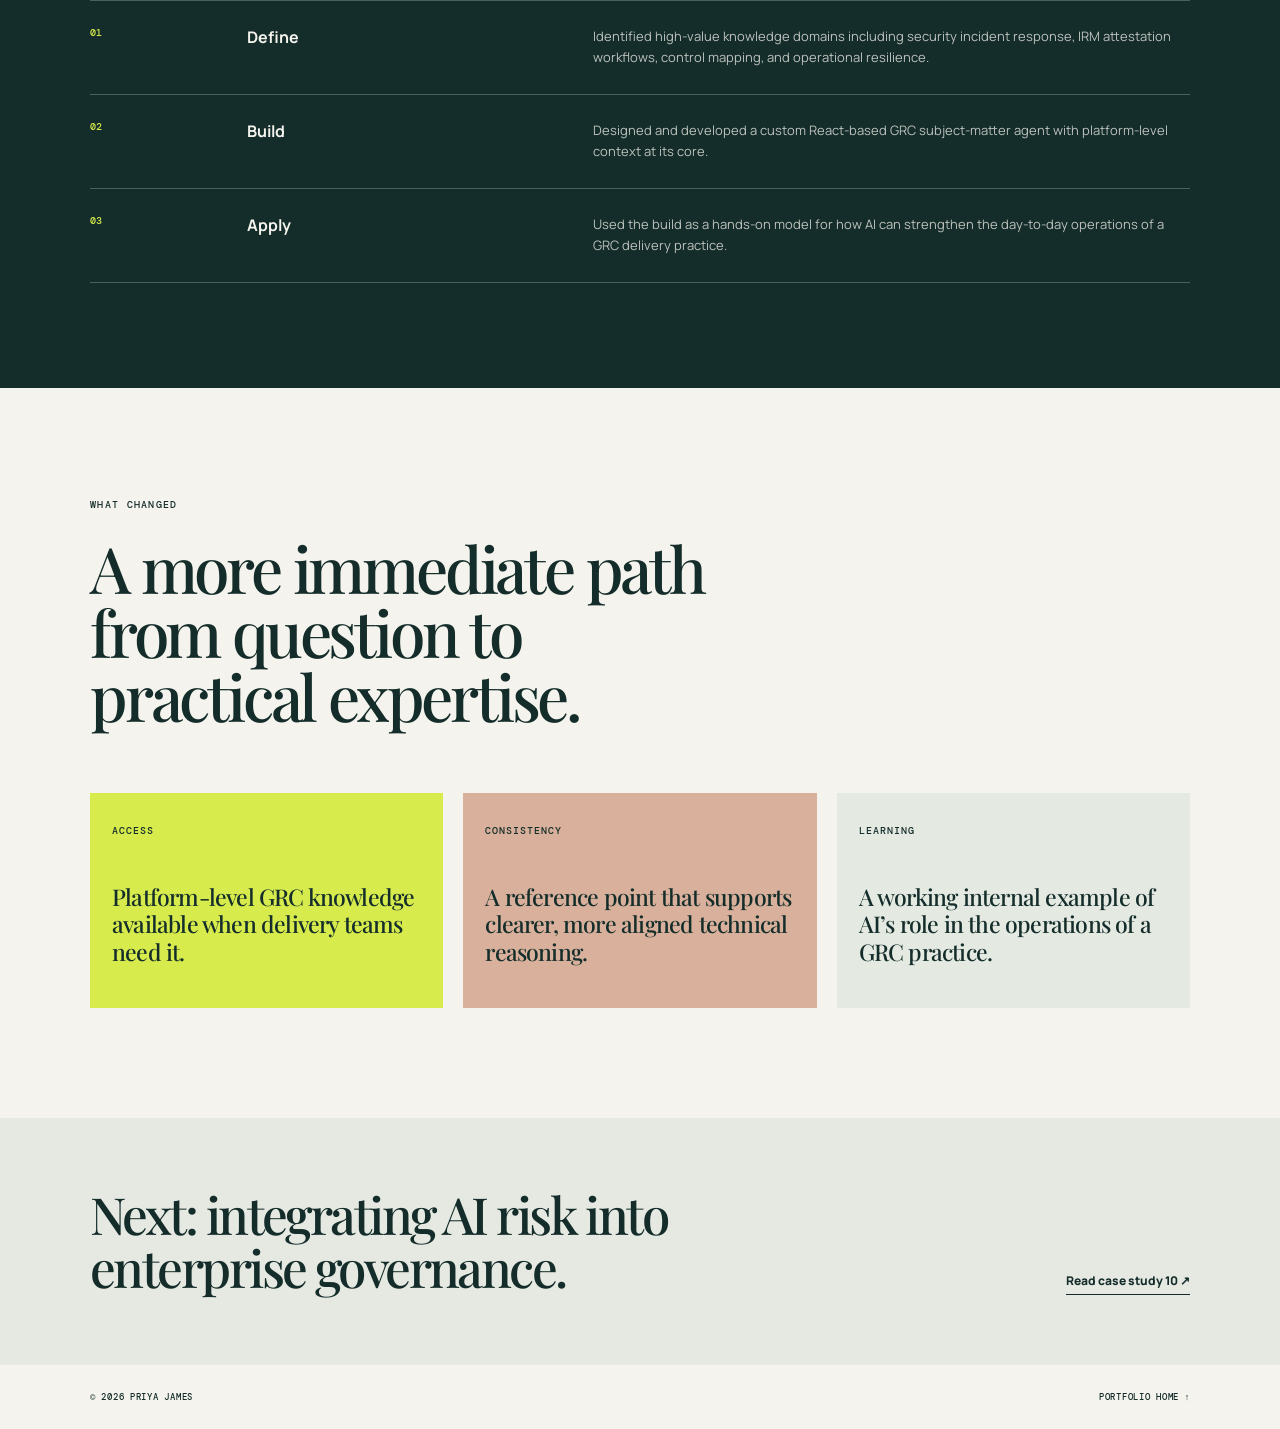
<file: case-grc-agent.html>
<!doctype html><html lang="en"><head><meta charset="UTF-8"><meta name="viewport" content="width=device-width,initial-scale=1.0"><title>GRC Subject-Matter Agent | Priya James</title><link rel="preconnect" href="https://fonts.googleapis.com"><link rel="preconnect" href="https://fonts.gstatic.com" crossorigin><link href="https://fonts.googleapis.com/css2?family=DM+Mono:wght@400;500&family=Manrope:wght@400;500;600;700;800&family=Playfair+Display:ital,wght@0,500;0,600;1,500&display=swap" rel="stylesheet"><link rel="stylesheet" href="case-study.css"></head><body><div class="grain"></div><nav class="nav wrap"><a class="brand" href="index.html">PJ<span>·</span></a><a class="back" href="index.html#work">← All case studies</a></nav><main><header class="hero wrap"><p class="kicker">Case study 09 · Applied AI</p><h1>GRC expertise, <em>a click away.</em></h1><p class="lede">Delivery teams needed a faster way to reason through dense platform mechanics, attestation workflows, control objectives, and resilience positioning — without waiting for a single subject-matter expert’s calendar.</p><div class="project-meta"><span>Applied AI</span><span>Internal tooling</span><span>ServiceNow GRC</span><span>Knowledge enablement</span></div></header><section class="story wrap"><p class="eyebrow">The opportunity</p><div class="story-grid"><h2>Make the depth of the practice easier to access in the moment it is needed.</h2><p>The project was an exploration of a simple idea: deep delivery knowledge should be available to the people doing the work, not trapped in documents or dependent on a few experts. Priya designed a subject-matter agent that turns complex reference material into a practical team resource.</p></div></section><section class="approach"><div class="wrap"><p class="eyebrow">Priya’s role</p><h2>Design a useful tool around the questions teams ask every day.</h2><div class="steps"><div class="step"><span class="step-number">01</span><h3>Define</h3><p>Identified high-value knowledge domains including security incident response, IRM attestation workflows, control mapping, and operational resilience.</p></div><div class="step"><span class="step-number">02</span><h3>Build</h3><p>Designed and developed a custom React-based GRC subject-matter agent with platform-level context at its core.</p></div><div class="step"><span class="step-number">03</span><h3>Apply</h3><p>Used the build as a hands-on model for how AI can strengthen the day-to-day operations of a GRC delivery practice.</p></div></div></div></section><section class="outcomes wrap"><p class="eyebrow">What changed</p><h2>A more immediate path from question to practical expertise.</h2><div class="outcome-grid"><div class="outcome"><b>Access</b><p>Platform-level GRC knowledge available when delivery teams need it.</p></div><div class="outcome"><b>Consistency</b><p>A reference point that supports clearer, more aligned technical reasoning.</p></div><div class="outcome"><b>Learning</b><p>A working internal example of AI’s role in the operations of a GRC practice.</p></div></div></section></main><section class="next"><div class="wrap next-inner"><h2>Next: integrating AI risk into enterprise governance.</h2><a href="case-ai-governance.html">Read case study 10 ↗</a></div></section><footer class="footer wrap"><span>© 2026 Priya James</span><a href="index.html">Portfolio home ↑</a></footer></body></html>
</file>
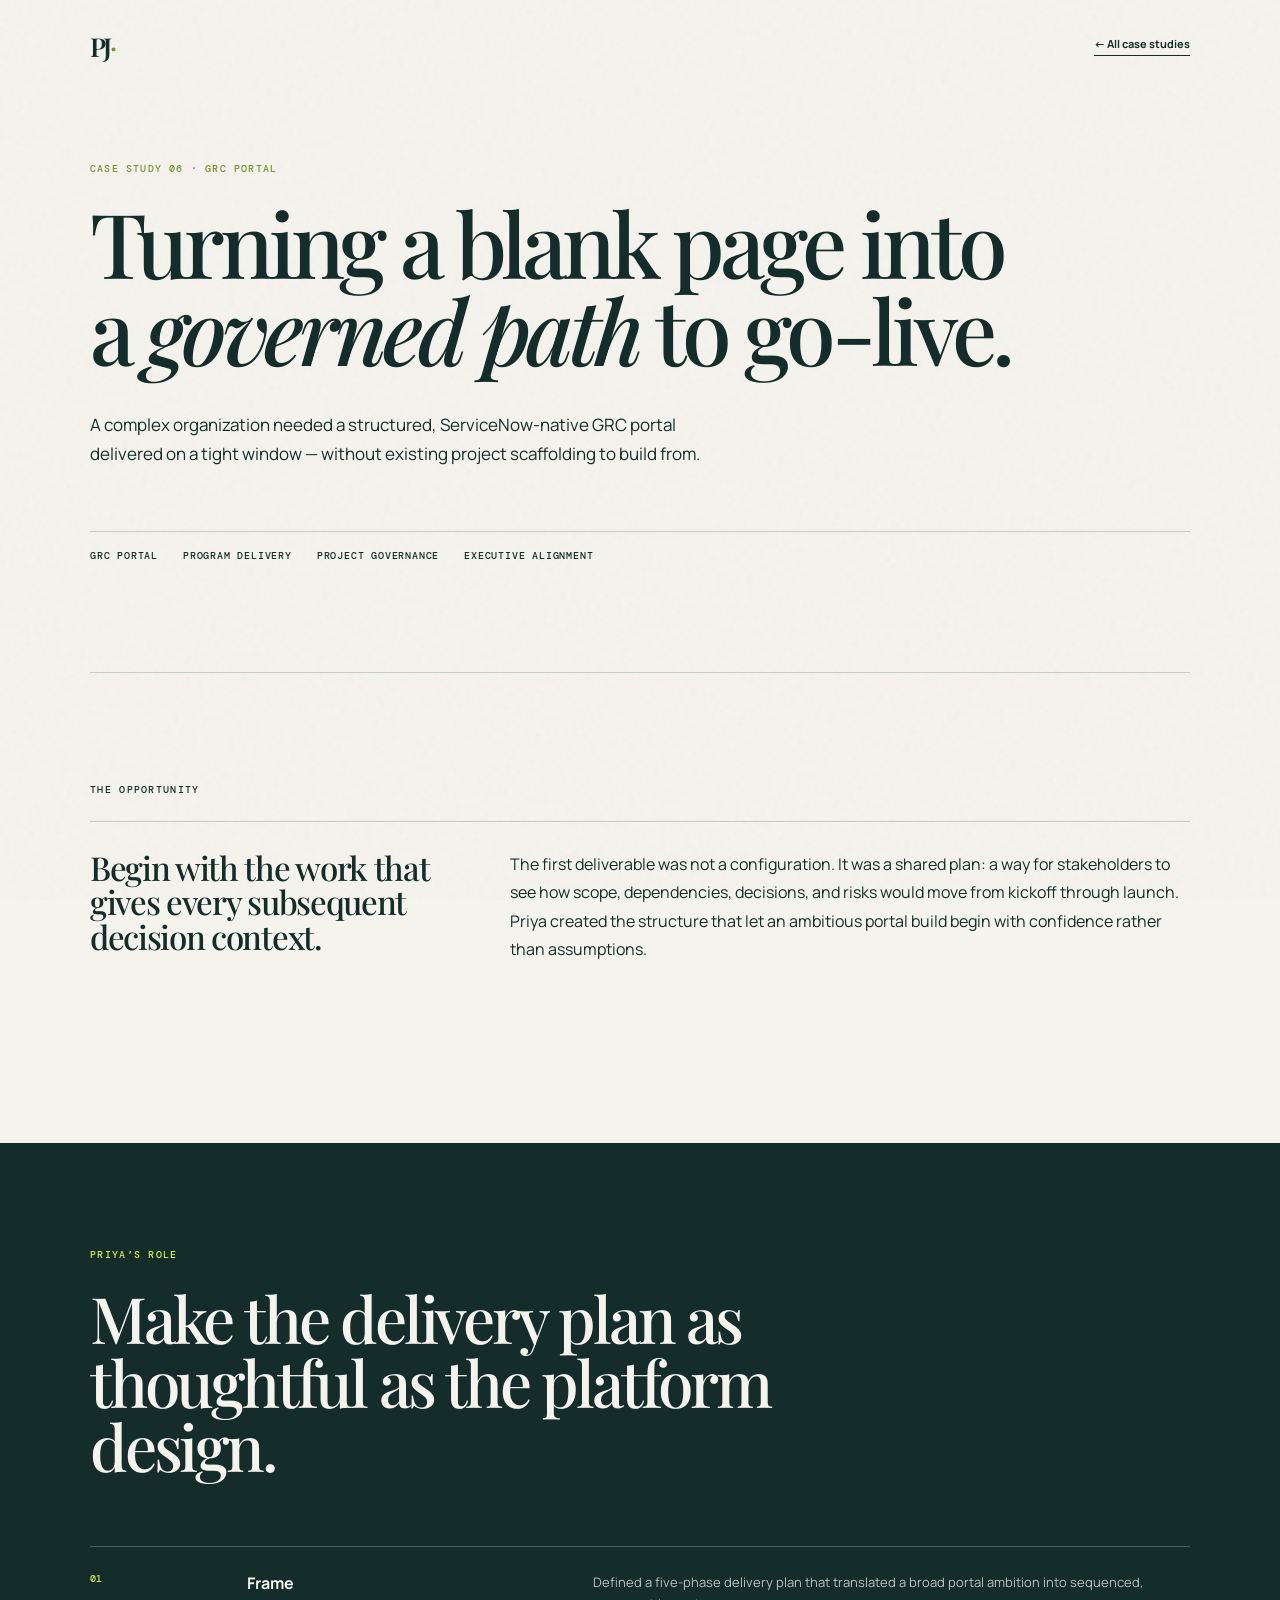
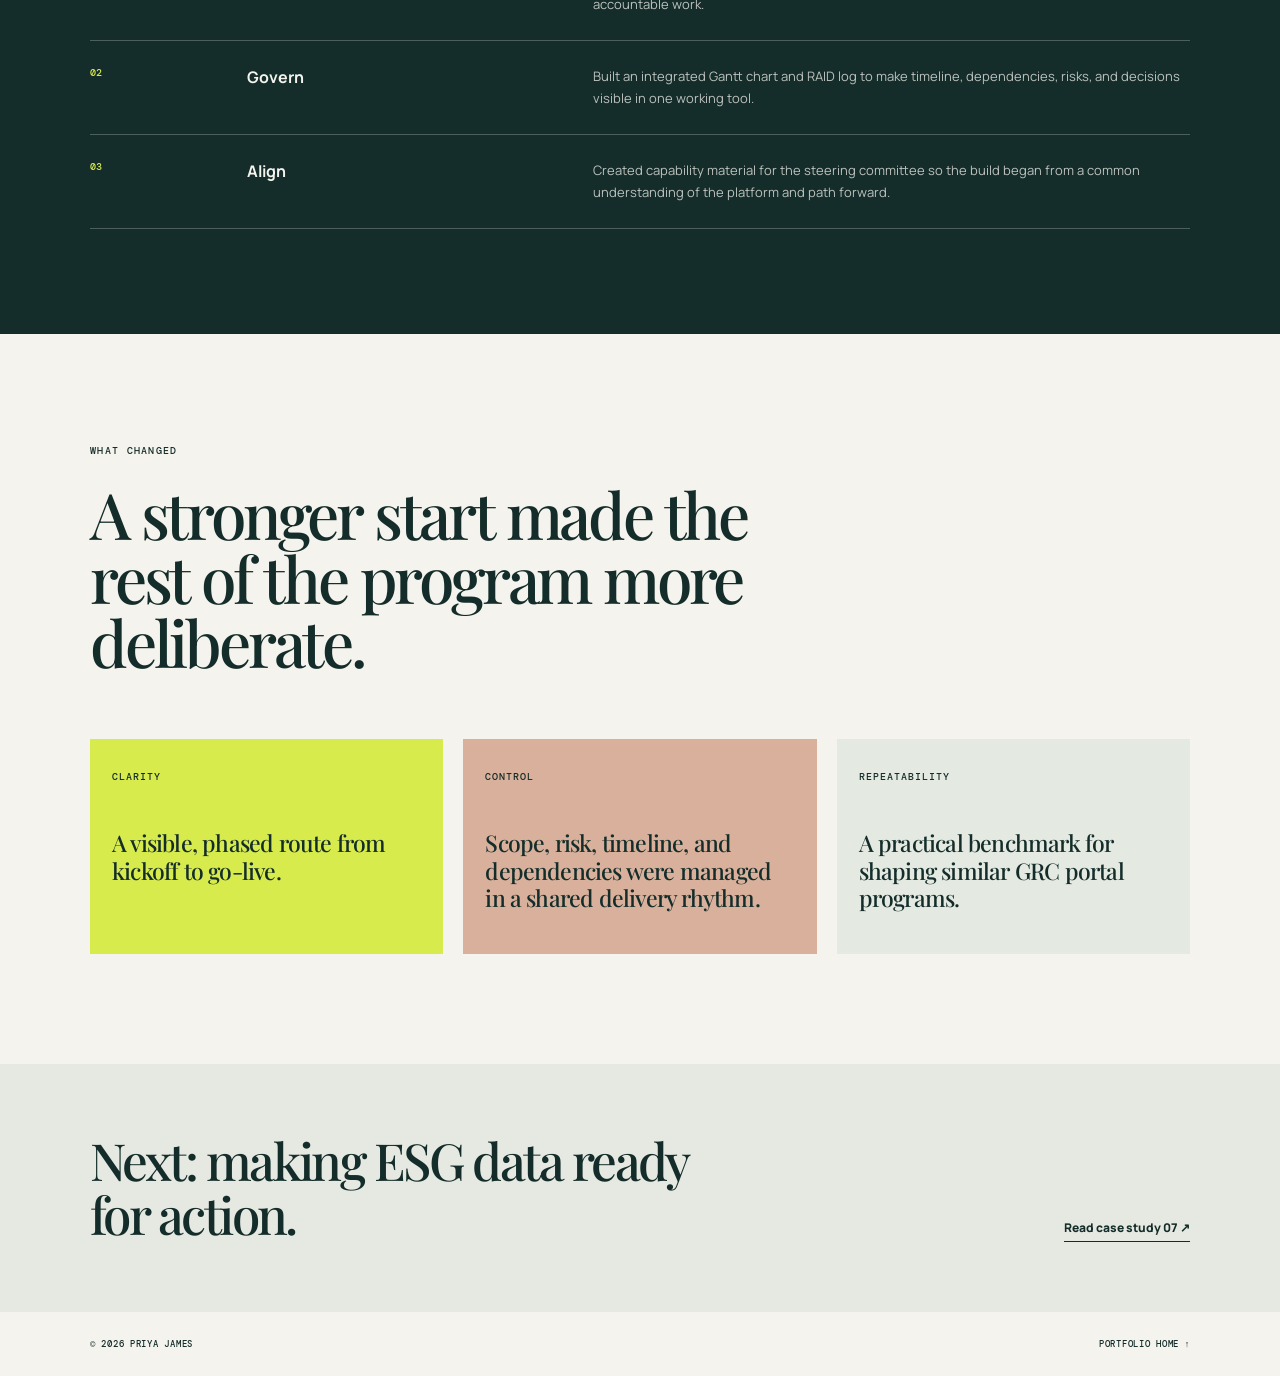
<file: case-grc-portal.html>
<!doctype html><html lang="en"><head><meta charset="UTF-8"><meta name="viewport" content="width=device-width,initial-scale=1.0"><title>Enterprise GRC Portal | Priya James</title><link rel="preconnect" href="https://fonts.googleapis.com"><link rel="preconnect" href="https://fonts.gstatic.com" crossorigin><link href="https://fonts.googleapis.com/css2?family=DM+Mono:wght@400;500&family=Manrope:wght@400;500;600;700;800&family=Playfair+Display:ital,wght@0,500;0,600;1,500&display=swap" rel="stylesheet"><link rel="stylesheet" href="case-study.css"></head><body><div class="grain"></div><nav class="nav wrap"><a class="brand" href="index.html">PJ<span>·</span></a><a class="back" href="index.html#work">← All case studies</a></nav><main><header class="hero wrap"><p class="kicker">Case study 06 · GRC portal</p><h1>Turning a blank page into a <em>governed path</em> to go-live.</h1><p class="lede">A complex organization needed a structured, ServiceNow-native GRC portal delivered on a tight window — without existing project scaffolding to build from.</p><div class="project-meta"><span>GRC portal</span><span>Program delivery</span><span>Project governance</span><span>Executive alignment</span></div></header><section class="story wrap"><p class="eyebrow">The opportunity</p><div class="story-grid"><h2>Begin with the work that gives every subsequent decision context.</h2><p>The first deliverable was not a configuration. It was a shared plan: a way for stakeholders to see how scope, dependencies, decisions, and risks would move from kickoff through launch. Priya created the structure that let an ambitious portal build begin with confidence rather than assumptions.</p></div></section><section class="approach"><div class="wrap"><p class="eyebrow">Priya’s role</p><h2>Make the delivery plan as thoughtful as the platform design.</h2><div class="steps"><div class="step"><span class="step-number">01</span><h3>Frame</h3><p>Defined a five-phase delivery plan that translated a broad portal ambition into sequenced, accountable work.</p></div><div class="step"><span class="step-number">02</span><h3>Govern</h3><p>Built an integrated Gantt chart and RAID log to make timeline, dependencies, risks, and decisions visible in one working tool.</p></div><div class="step"><span class="step-number">03</span><h3>Align</h3><p>Created capability material for the steering committee so the build began from a common understanding of the platform and path forward.</p></div></div></div></section><section class="outcomes wrap"><p class="eyebrow">What changed</p><h2>A stronger start made the rest of the program more deliberate.</h2><div class="outcome-grid"><div class="outcome"><b>Clarity</b><p>A visible, phased route from kickoff to go-live.</p></div><div class="outcome"><b>Control</b><p>Scope, risk, timeline, and dependencies were managed in a shared delivery rhythm.</p></div><div class="outcome"><b>Repeatability</b><p>A practical benchmark for shaping similar GRC portal programs.</p></div></div></section></main><section class="next"><div class="wrap next-inner"><h2>Next: making ESG data ready for action.</h2><a href="case-esg-data.html">Read case study 07 ↗</a></div></section><footer class="footer wrap"><span>© 2026 Priya James</span><a href="index.html">Portfolio home ↑</a></footer></body></html>
</file>
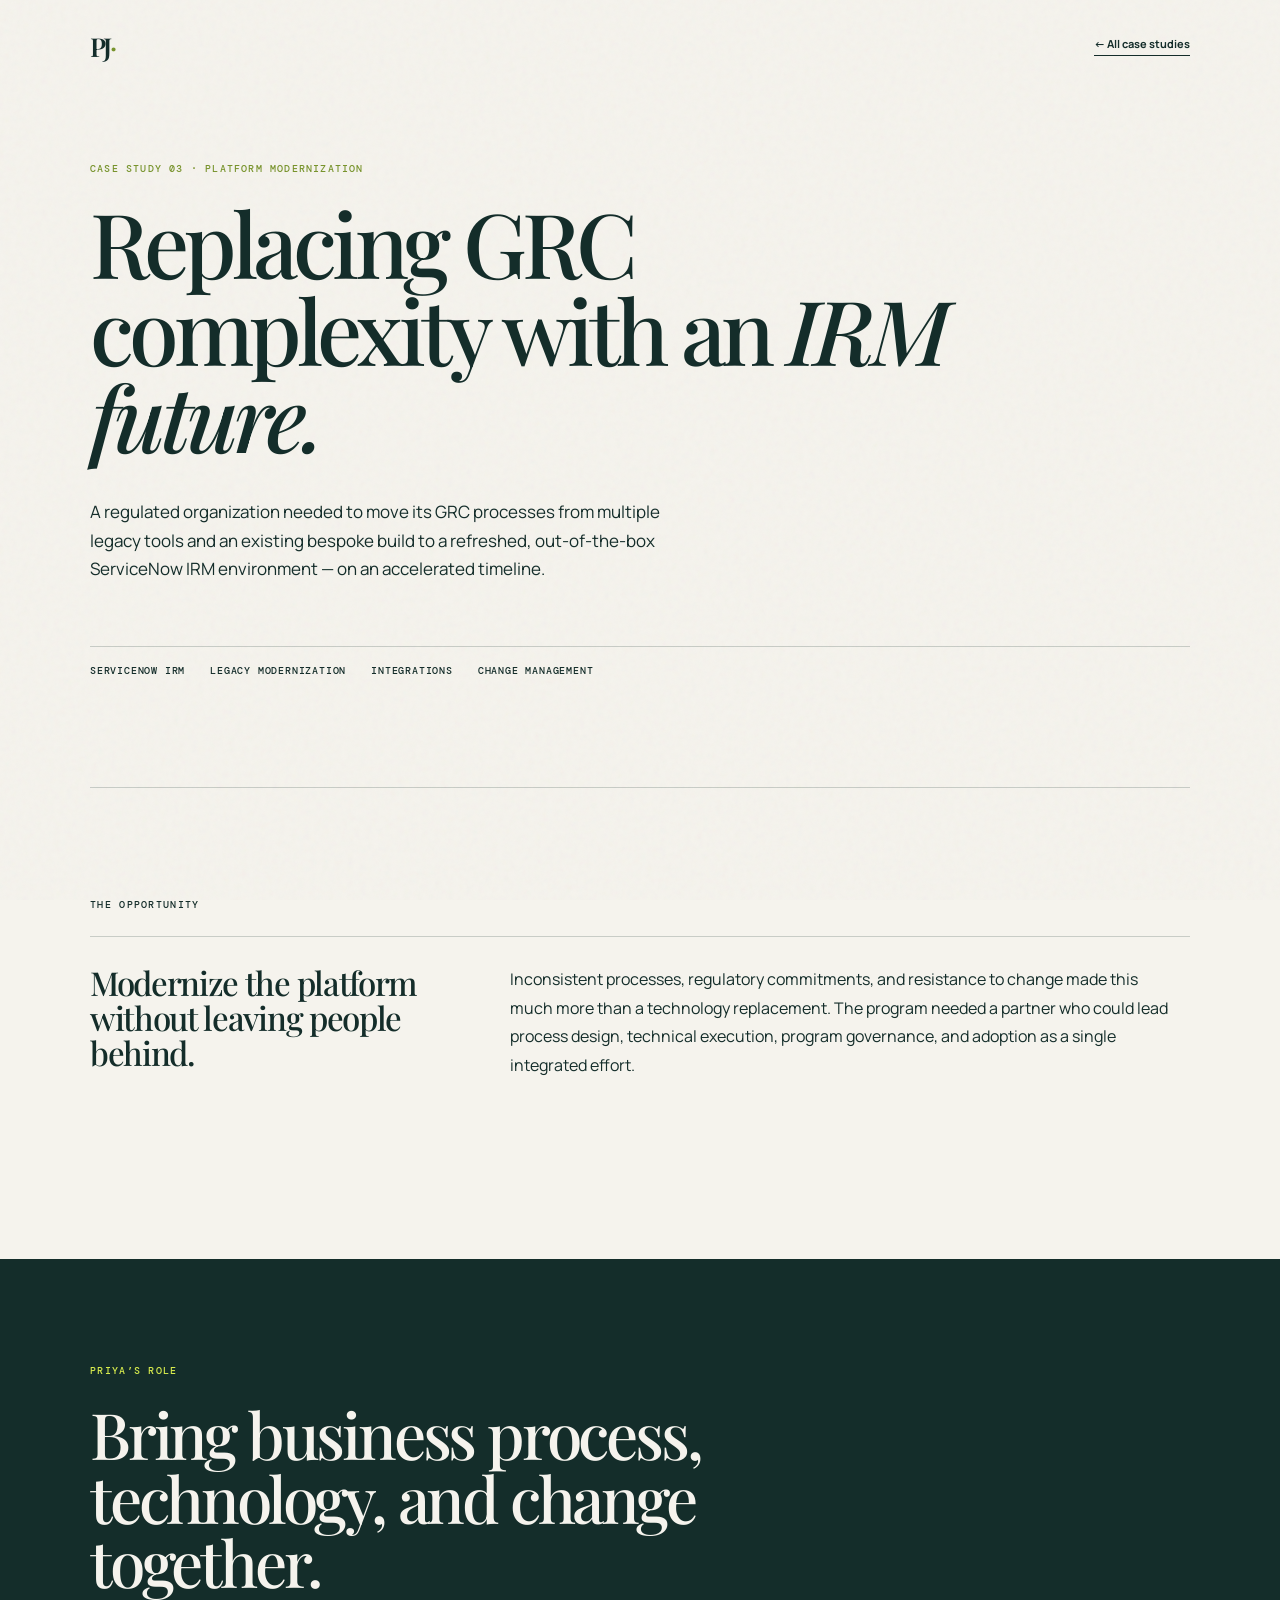
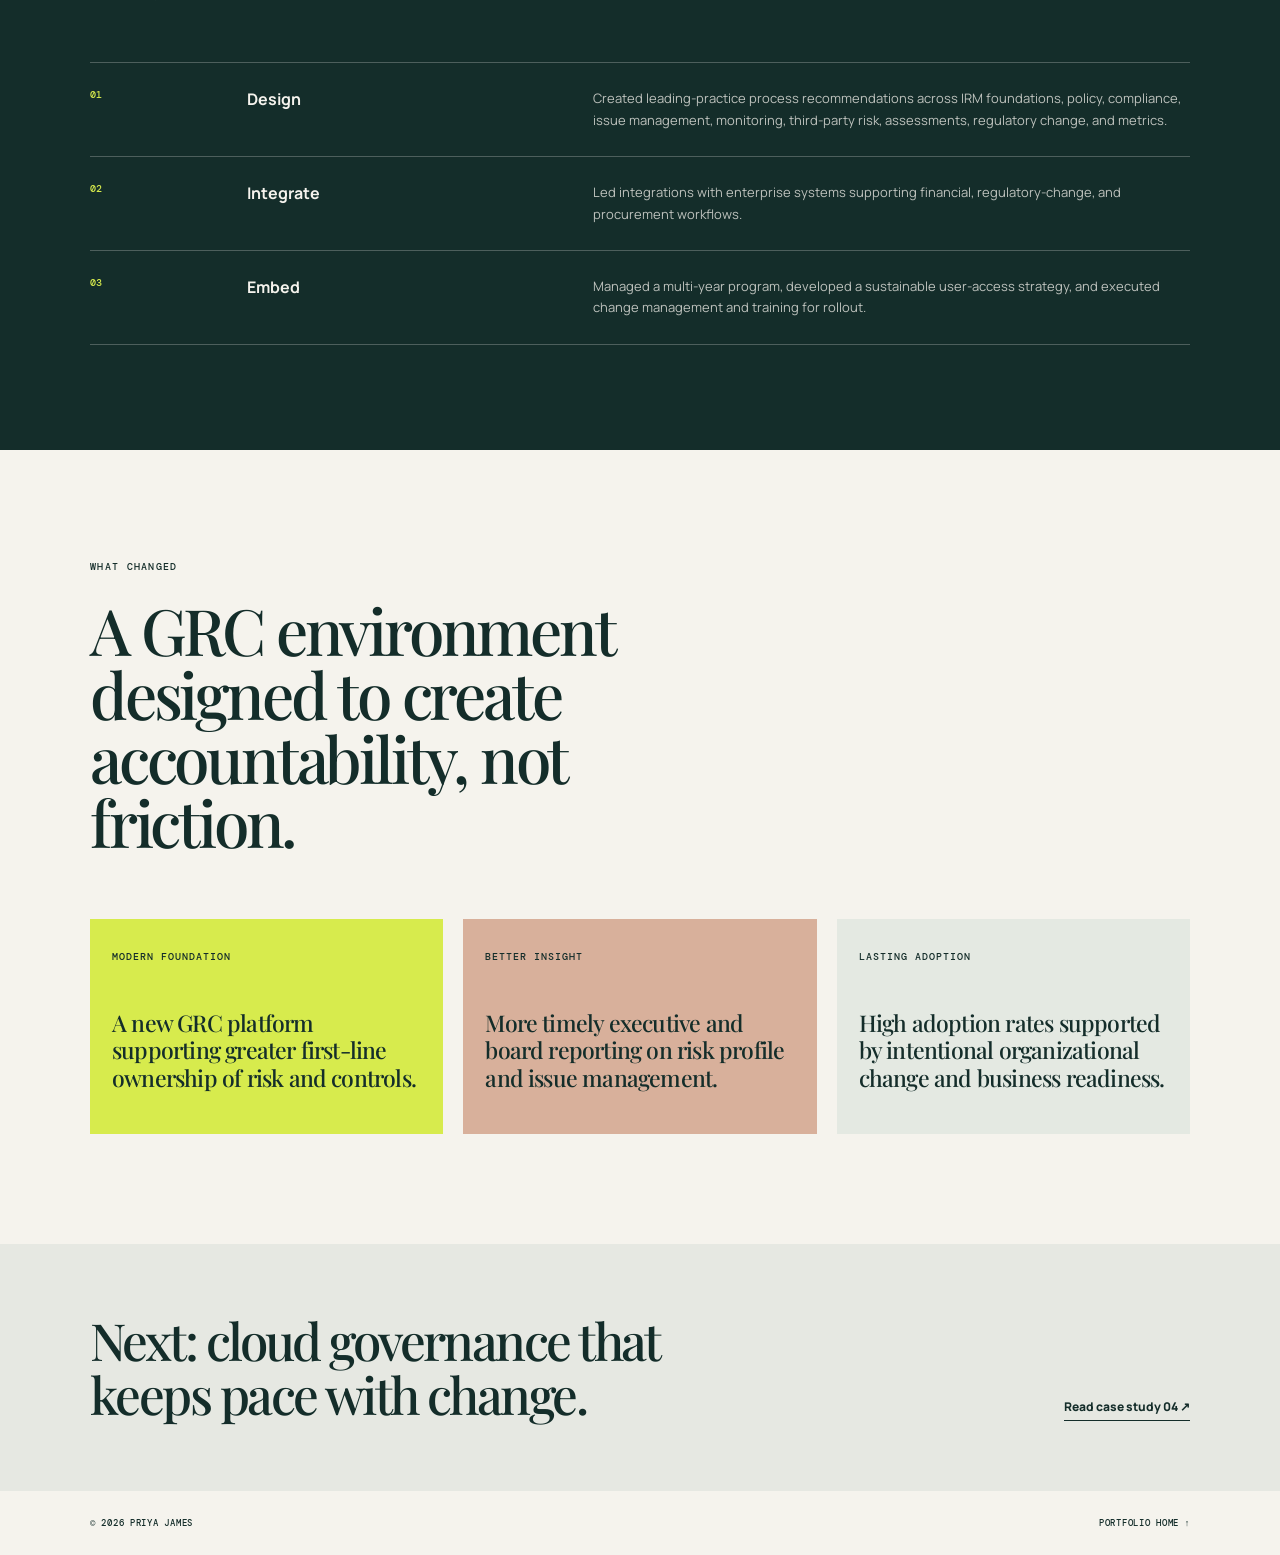
<file: case-legacy-modernization.html>
<!doctype html><html lang="en"><head><meta charset="UTF-8"><meta name="viewport" content="width=device-width,initial-scale=1.0"><title>GRC Platform Modernization | Priya James</title><link rel="preconnect" href="https://fonts.googleapis.com"><link rel="preconnect" href="https://fonts.gstatic.com" crossorigin><link href="https://fonts.googleapis.com/css2?family=DM+Mono:wght@400;500&family=Manrope:wght@400;500;600;700;800&family=Playfair+Display:ital,wght@0,500;0,600;1,500&display=swap" rel="stylesheet"><link rel="stylesheet" href="case-study.css"></head><body><div class="grain"></div><nav class="nav wrap"><a class="brand" href="index.html">PJ<span>·</span></a><a class="back" href="index.html#work">← All case studies</a></nav><main><header class="hero wrap"><p class="kicker">Case study 03 · Platform modernization</p><h1>Replacing GRC complexity with an <em>IRM future.</em></h1><p class="lede">A regulated organization needed to move its GRC processes from multiple legacy tools and an existing bespoke build to a refreshed, out-of-the-box ServiceNow IRM environment — on an accelerated timeline.</p><div class="project-meta"><span>ServiceNow IRM</span><span>Legacy modernization</span><span>Integrations</span><span>Change management</span></div></header><section class="story wrap"><p class="eyebrow">The opportunity</p><div class="story-grid"><h2>Modernize the platform without leaving people behind.</h2><p>Inconsistent processes, regulatory commitments, and resistance to change made this much more than a technology replacement. The program needed a partner who could lead process design, technical execution, program governance, and adoption as a single integrated effort.</p></div></section><section class="approach"><div class="wrap"><p class="eyebrow">Priya’s role</p><h2>Bring business process, technology, and change together.</h2><div class="steps"><div class="step"><span class="step-number">01</span><h3>Design</h3><p>Created leading-practice process recommendations across IRM foundations, policy, compliance, issue management, monitoring, third-party risk, assessments, regulatory change, and metrics.</p></div><div class="step"><span class="step-number">02</span><h3>Integrate</h3><p>Led integrations with enterprise systems supporting financial, regulatory-change, and procurement workflows.</p></div><div class="step"><span class="step-number">03</span><h3>Embed</h3><p>Managed a multi-year program, developed a sustainable user-access strategy, and executed change management and training for rollout.</p></div></div></div></section><section class="outcomes wrap"><p class="eyebrow">What changed</p><h2>A GRC environment designed to create accountability, not friction.</h2><div class="outcome-grid"><div class="outcome"><b>Modern foundation</b><p>A new GRC platform supporting greater first-line ownership of risk and controls.</p></div><div class="outcome"><b>Better insight</b><p>More timely executive and board reporting on risk profile and issue management.</p></div><div class="outcome"><b>Lasting adoption</b><p>High adoption rates supported by intentional organizational change and business readiness.</p></div></div></section></main><section class="next"><div class="wrap next-inner"><h2>Next: cloud governance that keeps pace with change.</h2><a href="case-cloud-governance.html">Read case study 04 ↗</a></div></section><footer class="footer wrap"><span>© 2026 Priya James</span><a href="index.html">Portfolio home ↑</a></footer></body></html>
</file>
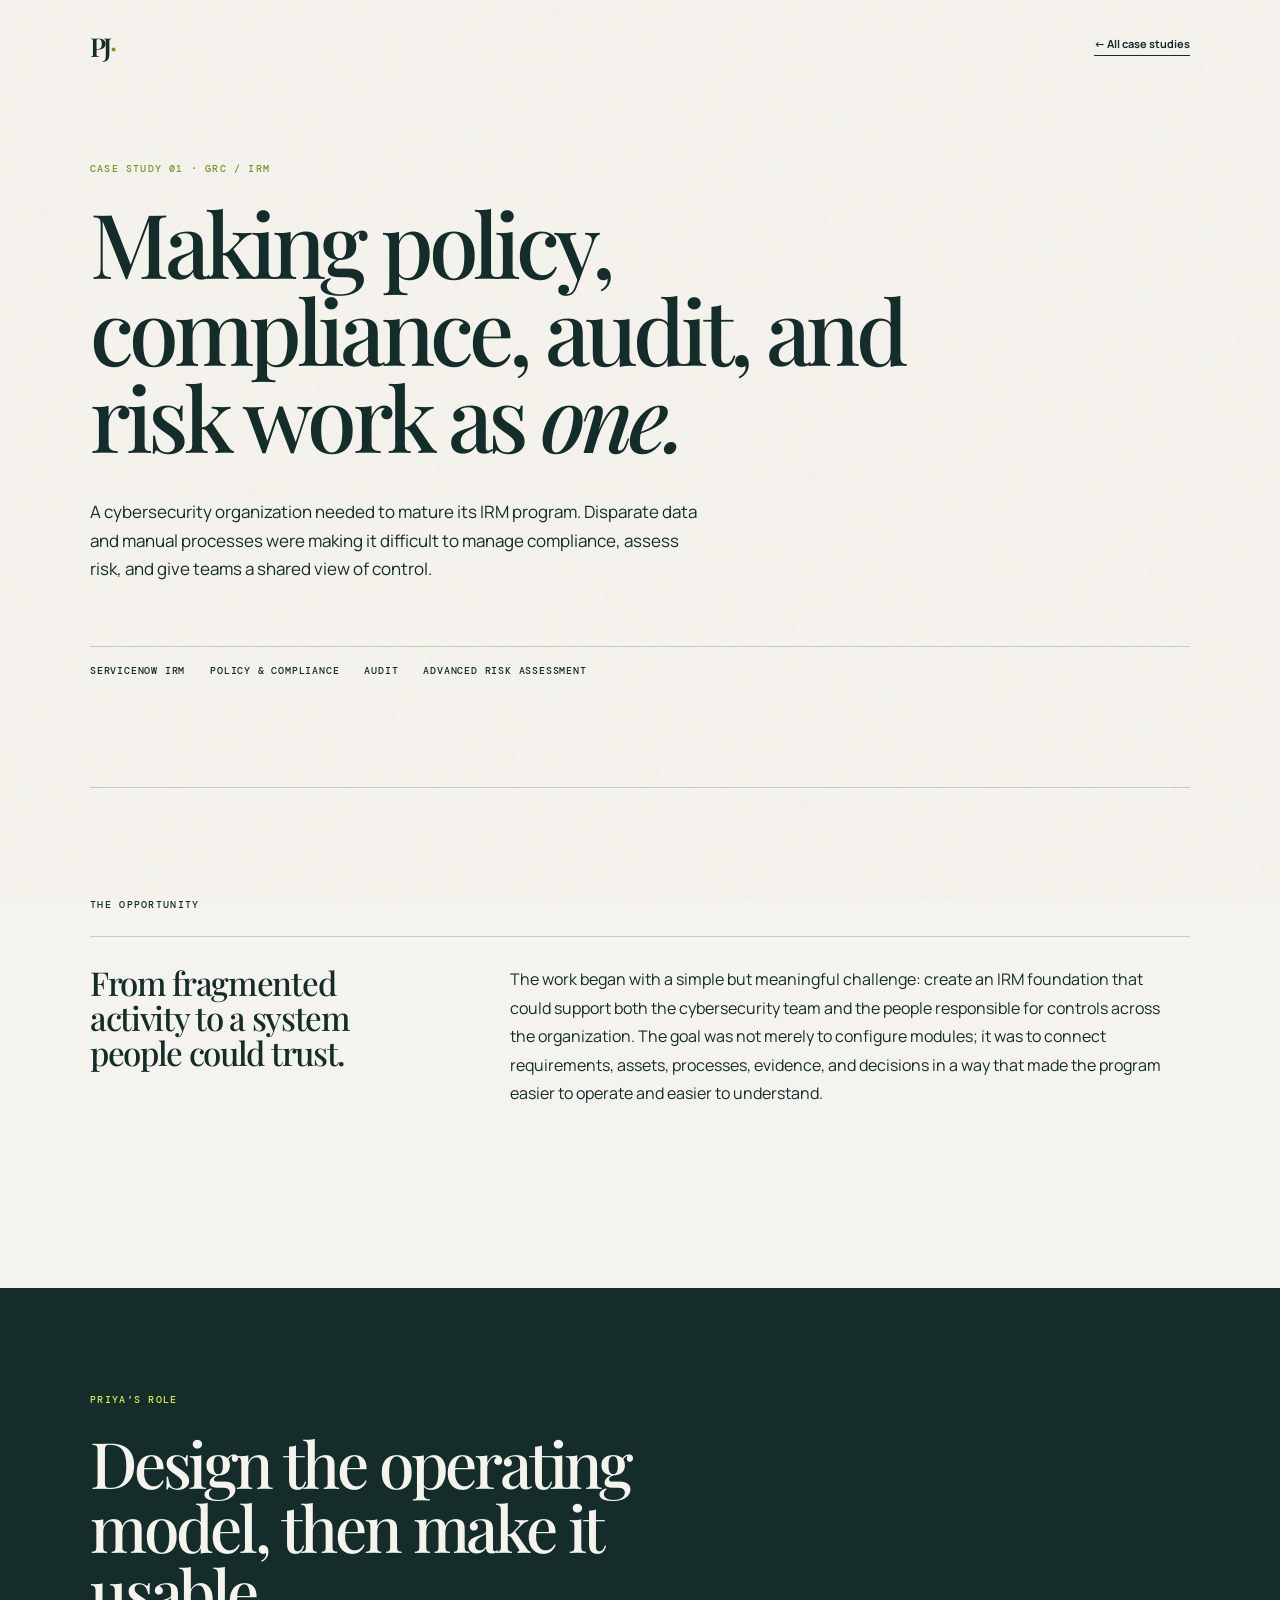
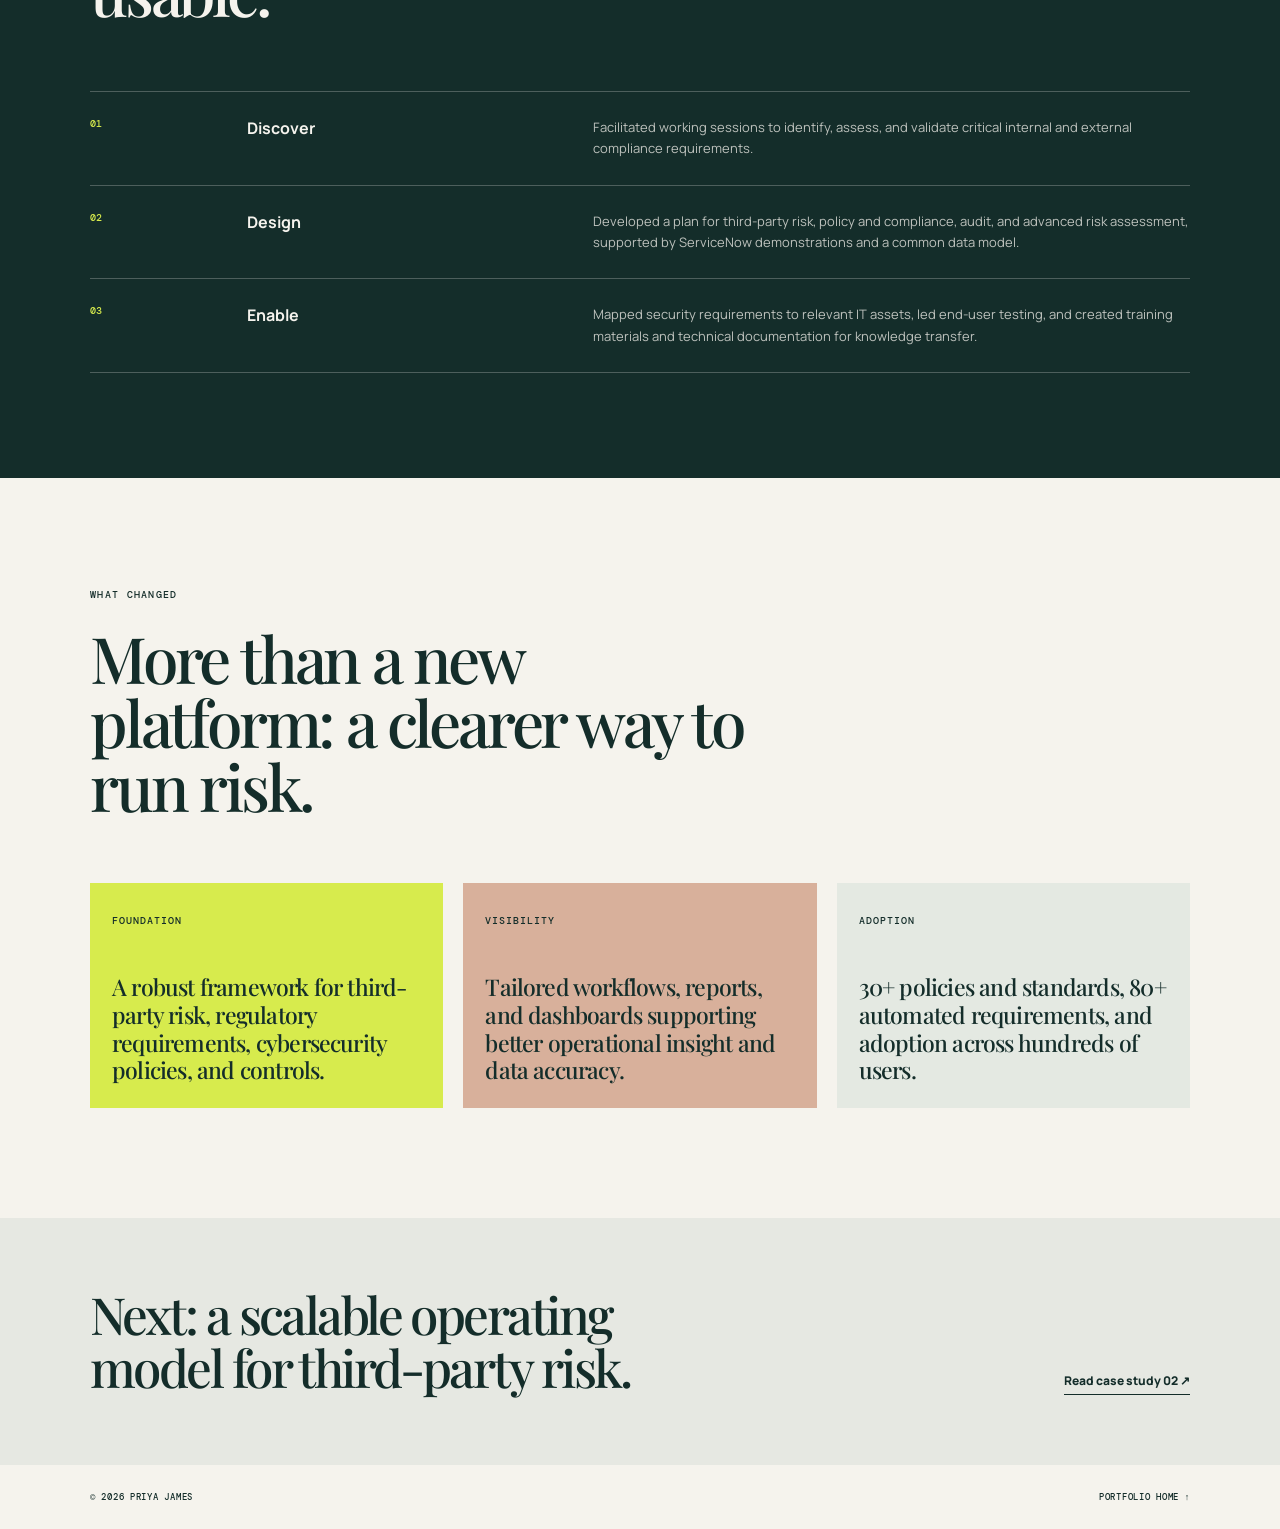
<file: case-policy-compliance.html>
<!doctype html><html lang="en"><head><meta charset="UTF-8"><meta name="viewport" content="width=device-width,initial-scale=1.0"><title>Policy, Compliance & Risk | Priya James</title><link rel="preconnect" href="https://fonts.googleapis.com"><link rel="preconnect" href="https://fonts.gstatic.com" crossorigin><link href="https://fonts.googleapis.com/css2?family=DM+Mono:wght@400;500&family=Manrope:wght@400;500;600;700;800&family=Playfair+Display:ital,wght@0,500;0,600;1,500&display=swap" rel="stylesheet"><link rel="stylesheet" href="case-study.css"></head><body><div class="grain"></div><nav class="nav wrap"><a class="brand" href="index.html">PJ<span>·</span></a><a class="back" href="index.html#work">← All case studies</a></nav><main><header class="hero wrap"><p class="kicker">Case study 01 · GRC / IRM</p><h1>Making policy, compliance, audit, and risk work as <em>one.</em></h1><p class="lede">A cybersecurity organization needed to mature its IRM program. Disparate data and manual processes were making it difficult to manage compliance, assess risk, and give teams a shared view of control.</p><div class="project-meta"><span>ServiceNow IRM</span><span>Policy &amp; compliance</span><span>Audit</span><span>Advanced risk assessment</span></div></header><section class="story wrap"><p class="eyebrow">The opportunity</p><div class="story-grid"><h2>From fragmented activity to a system people could trust.</h2><p>The work began with a simple but meaningful challenge: create an IRM foundation that could support both the cybersecurity team and the people responsible for controls across the organization. The goal was not merely to configure modules; it was to connect requirements, assets, processes, evidence, and decisions in a way that made the program easier to operate and easier to understand.</p></div></section><section class="approach"><div class="wrap"><p class="eyebrow">Priya’s role</p><h2>Design the operating model, then make it usable.</h2><div class="steps"><div class="step"><span class="step-number">01</span><h3>Discover</h3><p>Facilitated working sessions to identify, assess, and validate critical internal and external compliance requirements.</p></div><div class="step"><span class="step-number">02</span><h3>Design</h3><p>Developed a plan for third-party risk, policy and compliance, audit, and advanced risk assessment, supported by ServiceNow demonstrations and a common data model.</p></div><div class="step"><span class="step-number">03</span><h3>Enable</h3><p>Mapped security requirements to relevant IT assets, led end-user testing, and created training materials and technical documentation for knowledge transfer.</p></div></div></div></section><section class="outcomes wrap"><p class="eyebrow">What changed</p><h2>More than a new platform: a clearer way to run risk.</h2><div class="outcome-grid"><div class="outcome"><b>Foundation</b><p>A robust framework for third-party risk, regulatory requirements, cybersecurity policies, and controls.</p></div><div class="outcome"><b>Visibility</b><p>Tailored workflows, reports, and dashboards supporting better operational insight and data accuracy.</p></div><div class="outcome"><b>Adoption</b><p>30+ policies and standards, 80+ automated requirements, and adoption across hundreds of users.</p></div></div></section></main><section class="next"><div class="wrap next-inner"><h2>Next: a scalable operating model for third-party risk.</h2><a href="case-tprm.html">Read case study 02 ↗</a></div></section><footer class="footer wrap"><span>© 2026 Priya James</span><a href="index.html">Portfolio home ↑</a></footer></body></html>
</file>
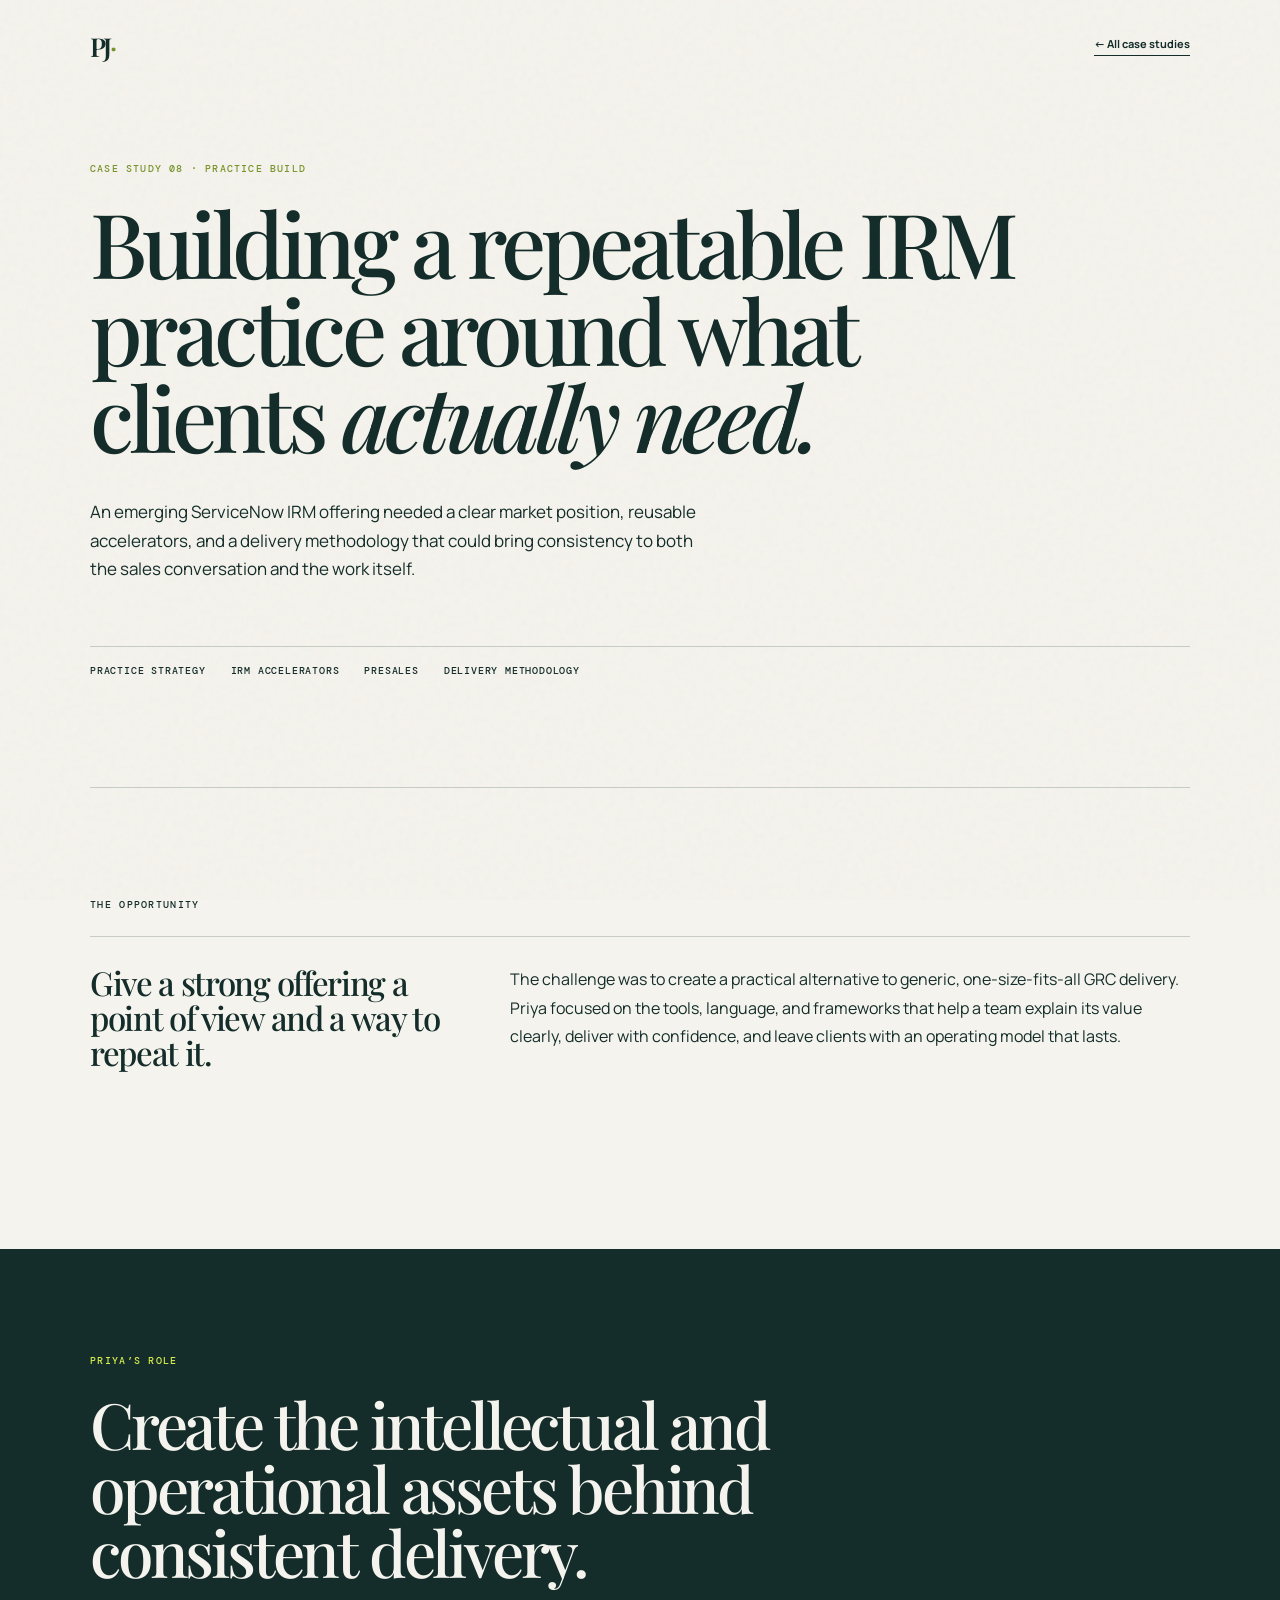
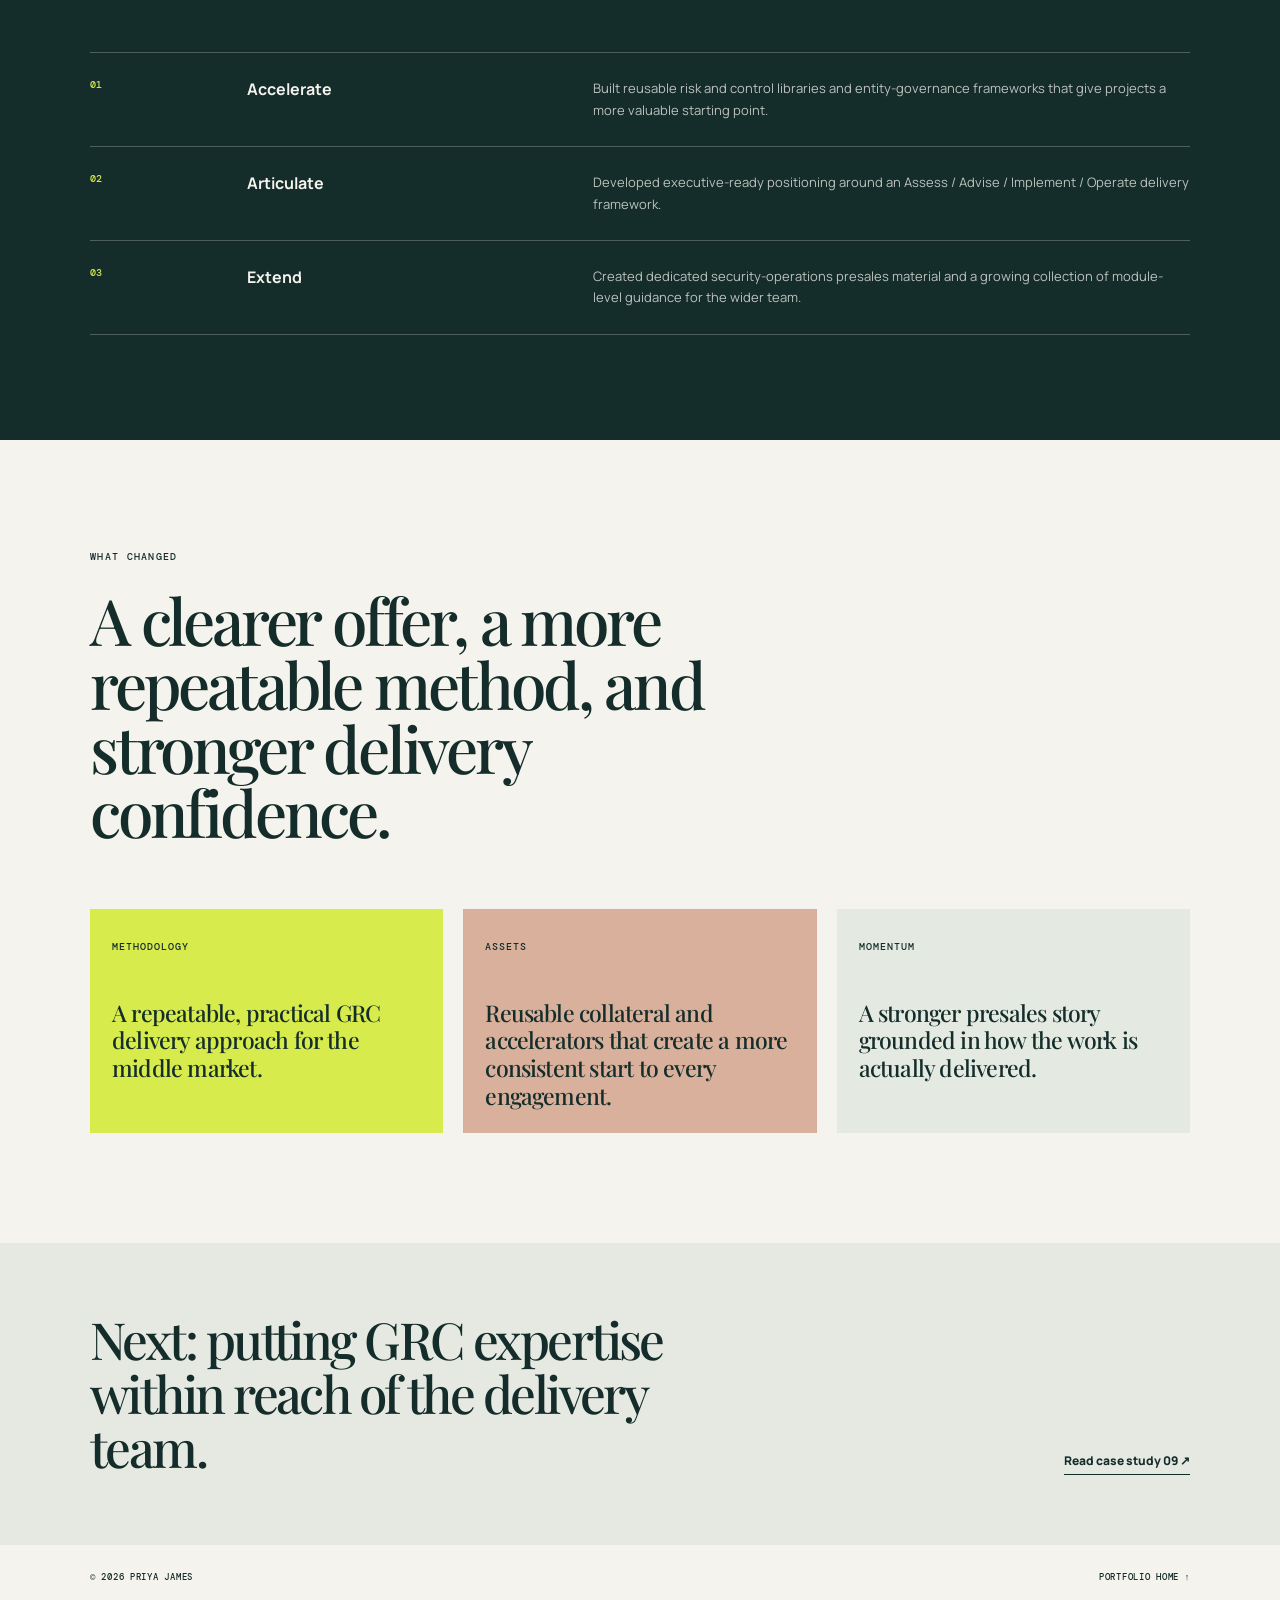
<file: case-practice-build.html>
<!doctype html><html lang="en"><head><meta charset="UTF-8"><meta name="viewport" content="width=device-width,initial-scale=1.0"><title>IRM Practice Build | Priya James</title><link rel="preconnect" href="https://fonts.googleapis.com"><link rel="preconnect" href="https://fonts.gstatic.com" crossorigin><link href="https://fonts.googleapis.com/css2?family=DM+Mono:wght@400;500&family=Manrope:wght@400;500;600;700;800&family=Playfair+Display:ital,wght@0,500;0,600;1,500&display=swap" rel="stylesheet"><link rel="stylesheet" href="case-study.css"></head><body><div class="grain"></div><nav class="nav wrap"><a class="brand" href="index.html">PJ<span>·</span></a><a class="back" href="index.html#work">← All case studies</a></nav><main><header class="hero wrap"><p class="kicker">Case study 08 · Practice build</p><h1>Building a repeatable IRM practice around what clients <em>actually need.</em></h1><p class="lede">An emerging ServiceNow IRM offering needed a clear market position, reusable accelerators, and a delivery methodology that could bring consistency to both the sales conversation and the work itself.</p><div class="project-meta"><span>Practice strategy</span><span>IRM accelerators</span><span>Presales</span><span>Delivery methodology</span></div></header><section class="story wrap"><p class="eyebrow">The opportunity</p><div class="story-grid"><h2>Give a strong offering a point of view and a way to repeat it.</h2><p>The challenge was to create a practical alternative to generic, one-size-fits-all GRC delivery. Priya focused on the tools, language, and frameworks that help a team explain its value clearly, deliver with confidence, and leave clients with an operating model that lasts.</p></div></section><section class="approach"><div class="wrap"><p class="eyebrow">Priya’s role</p><h2>Create the intellectual and operational assets behind consistent delivery.</h2><div class="steps"><div class="step"><span class="step-number">01</span><h3>Accelerate</h3><p>Built reusable risk and control libraries and entity-governance frameworks that give projects a more valuable starting point.</p></div><div class="step"><span class="step-number">02</span><h3>Articulate</h3><p>Developed executive-ready positioning around an Assess / Advise / Implement / Operate delivery framework.</p></div><div class="step"><span class="step-number">03</span><h3>Extend</h3><p>Created dedicated security-operations presales material and a growing collection of module-level guidance for the wider team.</p></div></div></div></section><section class="outcomes wrap"><p class="eyebrow">What changed</p><h2>A clearer offer, a more repeatable method, and stronger delivery confidence.</h2><div class="outcome-grid"><div class="outcome"><b>Methodology</b><p>A repeatable, practical GRC delivery approach for the middle market.</p></div><div class="outcome"><b>Assets</b><p>Reusable collateral and accelerators that create a more consistent start to every engagement.</p></div><div class="outcome"><b>Momentum</b><p>A stronger presales story grounded in how the work is actually delivered.</p></div></div></section></main><section class="next"><div class="wrap next-inner"><h2>Next: putting GRC expertise within reach of the delivery team.</h2><a href="case-grc-agent.html">Read case study 09 ↗</a></div></section><footer class="footer wrap"><span>© 2026 Priya James</span><a href="index.html">Portfolio home ↑</a></footer></body></html>
</file>
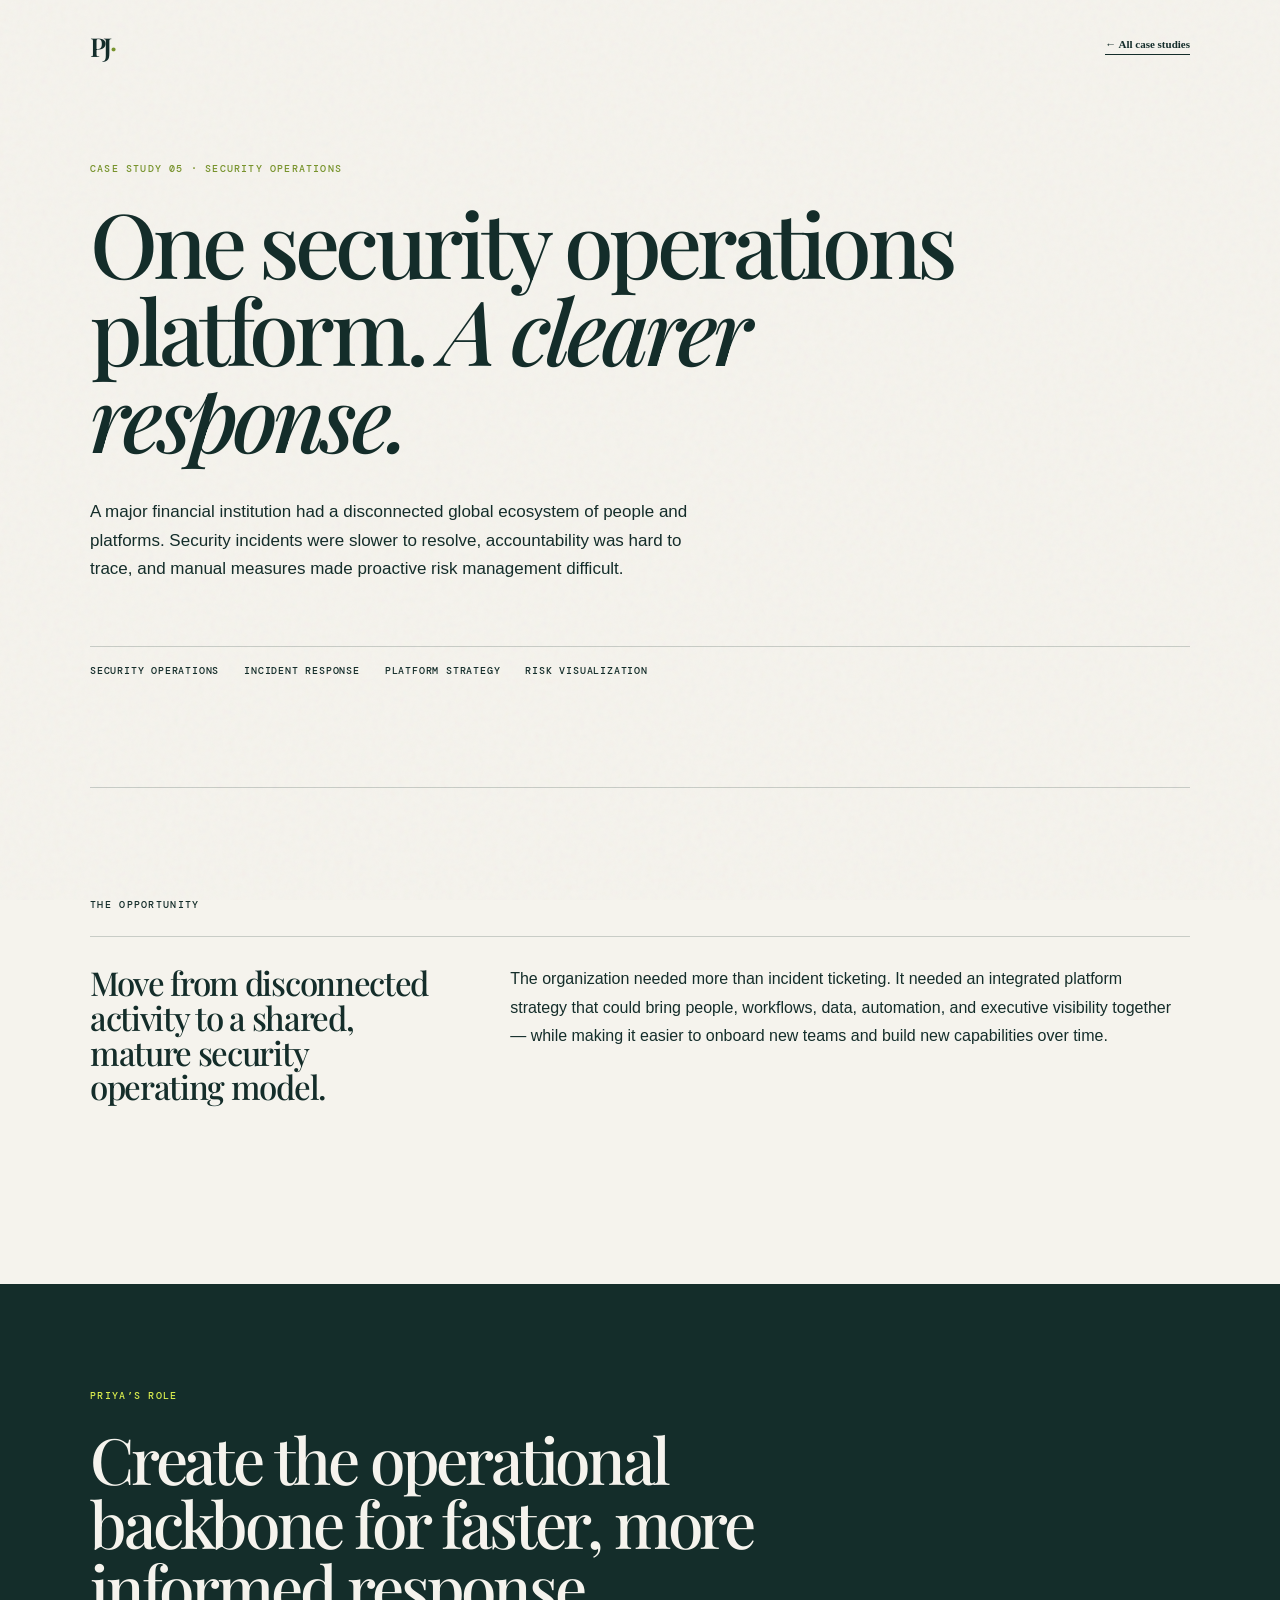
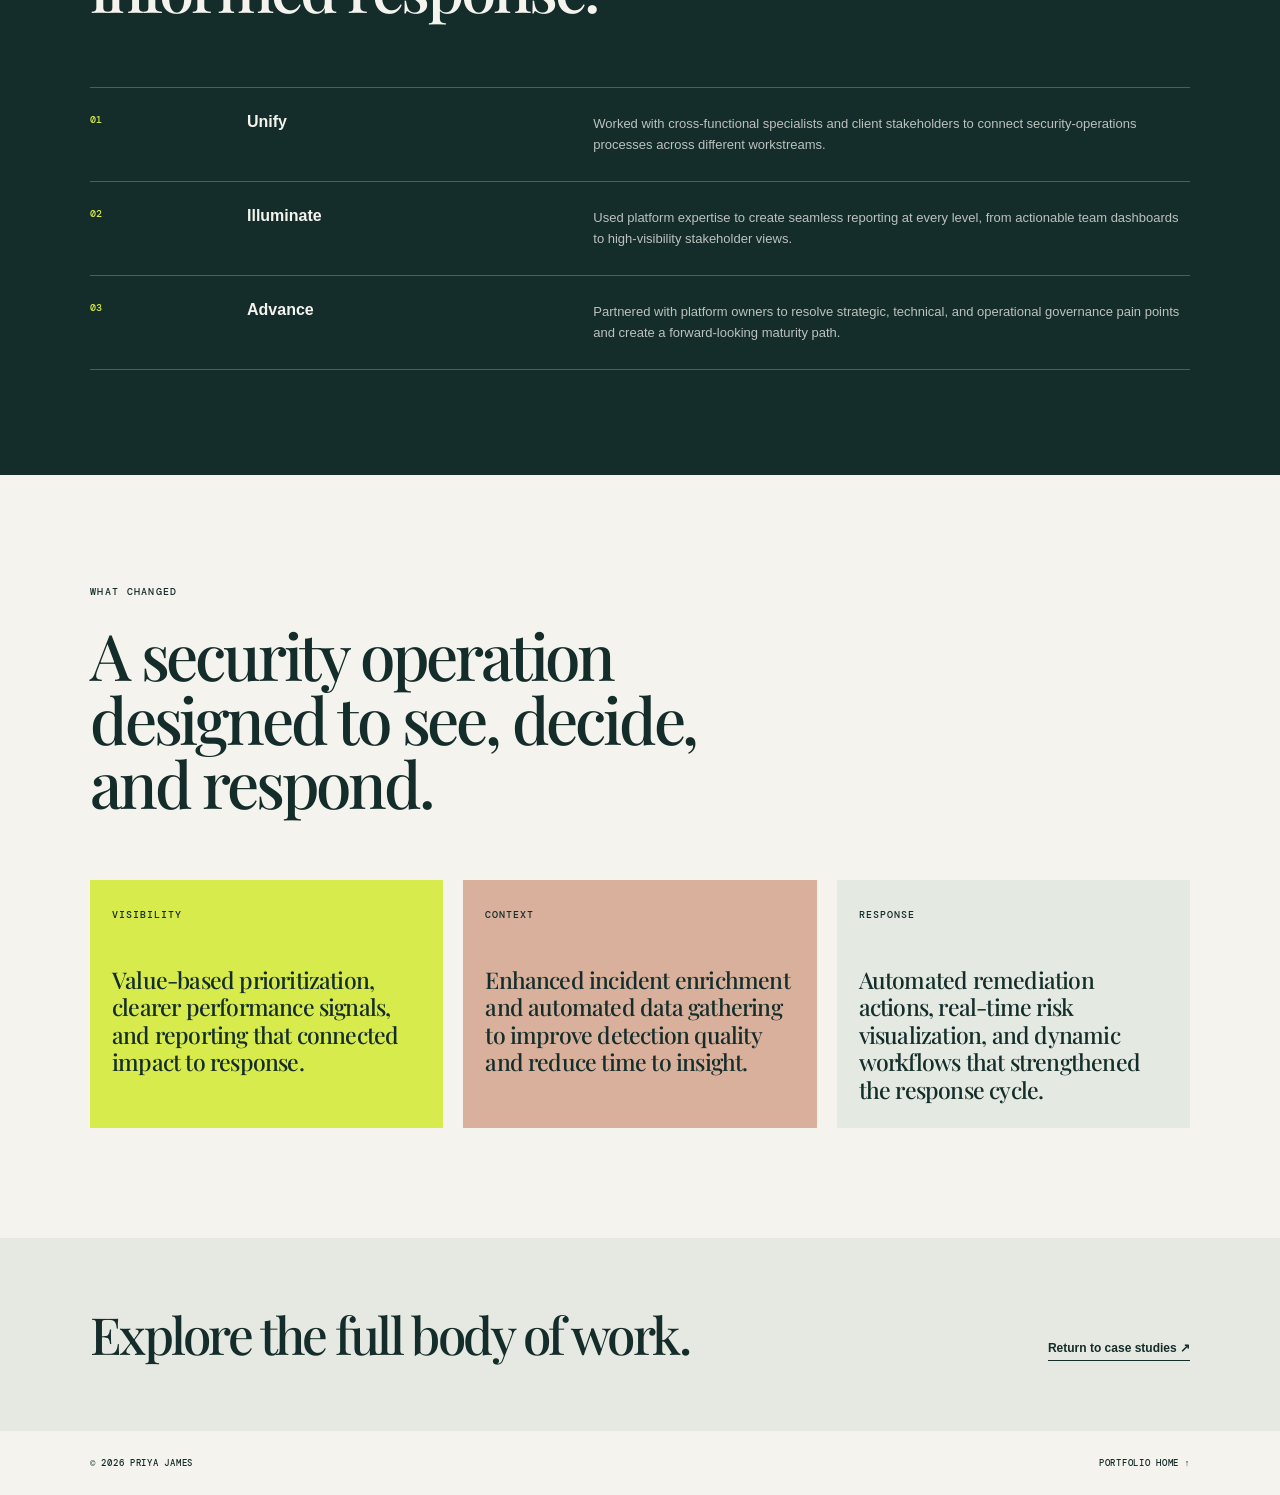
<file: case-security-operations.html>
<!doctype html><html lang="en"><head><meta charset="UTF-8"><meta name="viewport" content="width=device-width,initial-scale=1.0"><title>Security Operations Transformation | Priya James</title><link rel="preconnect" href="https://fonts.googleapis.com"><link rel="preconnect" href="https://fonts.gstatic.com" crossorigin><link href="https://fonts.googleapis.com/css2?family=DM+Mono:wght@400;500;600;700;800&family=Playfair+Display:ital,wght@0,500;0,600;1,500&display=swap" rel="stylesheet"><link rel="stylesheet" href="case-study.css"></head><body><div class="grain"></div><nav class="nav wrap"><a class="brand" href="index.html">PJ<span>·</span></a><a class="back" href="index.html#work">← All case studies</a></nav><main><header class="hero wrap"><p class="kicker">Case study 05 · Security operations</p><h1>One security operations platform. <em>A clearer response.</em></h1><p class="lede">A major financial institution had a disconnected global ecosystem of people and platforms. Security incidents were slower to resolve, accountability was hard to trace, and manual measures made proactive risk management difficult.</p><div class="project-meta"><span>Security operations</span><span>Incident response</span><span>Platform strategy</span><span>Risk visualization</span></div></header><section class="story wrap"><p class="eyebrow">The opportunity</p><div class="story-grid"><h2>Move from disconnected activity to a shared, mature security operating model.</h2><p>The organization needed more than incident ticketing. It needed an integrated platform strategy that could bring people, workflows, data, automation, and executive visibility together — while making it easier to onboard new teams and build new capabilities over time.</p></div></section><section class="approach"><div class="wrap"><p class="eyebrow">Priya’s role</p><h2>Create the operational backbone for faster, more informed response.</h2><div class="steps"><div class="step"><span class="step-number">01</span><h3>Unify</h3><p>Worked with cross-functional specialists and client stakeholders to connect security-operations processes across different workstreams.</p></div><div class="step"><span class="step-number">02</span><h3>Illuminate</h3><p>Used platform expertise to create seamless reporting at every level, from actionable team dashboards to high-visibility stakeholder views.</p></div><div class="step"><span class="step-number">03</span><h3>Advance</h3><p>Partnered with platform owners to resolve strategic, technical, and operational governance pain points and create a forward-looking maturity path.</p></div></div></div></section><section class="outcomes wrap"><p class="eyebrow">What changed</p><h2>A security operation designed to see, decide, and respond.</h2><div class="outcome-grid"><div class="outcome"><b>Visibility</b><p>Value-based prioritization, clearer performance signals, and reporting that connected impact to response.</p></div><div class="outcome"><b>Context</b><p>Enhanced incident enrichment and automated data gathering to improve detection quality and reduce time to insight.</p></div><div class="outcome"><b>Response</b><p>Automated remediation actions, real-time risk visualization, and dynamic workflows that strengthened the response cycle.</p></div></div></section></main><section class="next"><div class="wrap next-inner"><h2>Explore the full body of work.</h2><a href="index.html#work">Return to case studies ↗</a></div></section><footer class="footer wrap"><span>© 2026 Priya James</span><a href="index.html">Portfolio home ↑</a></footer></body></html>
</file>
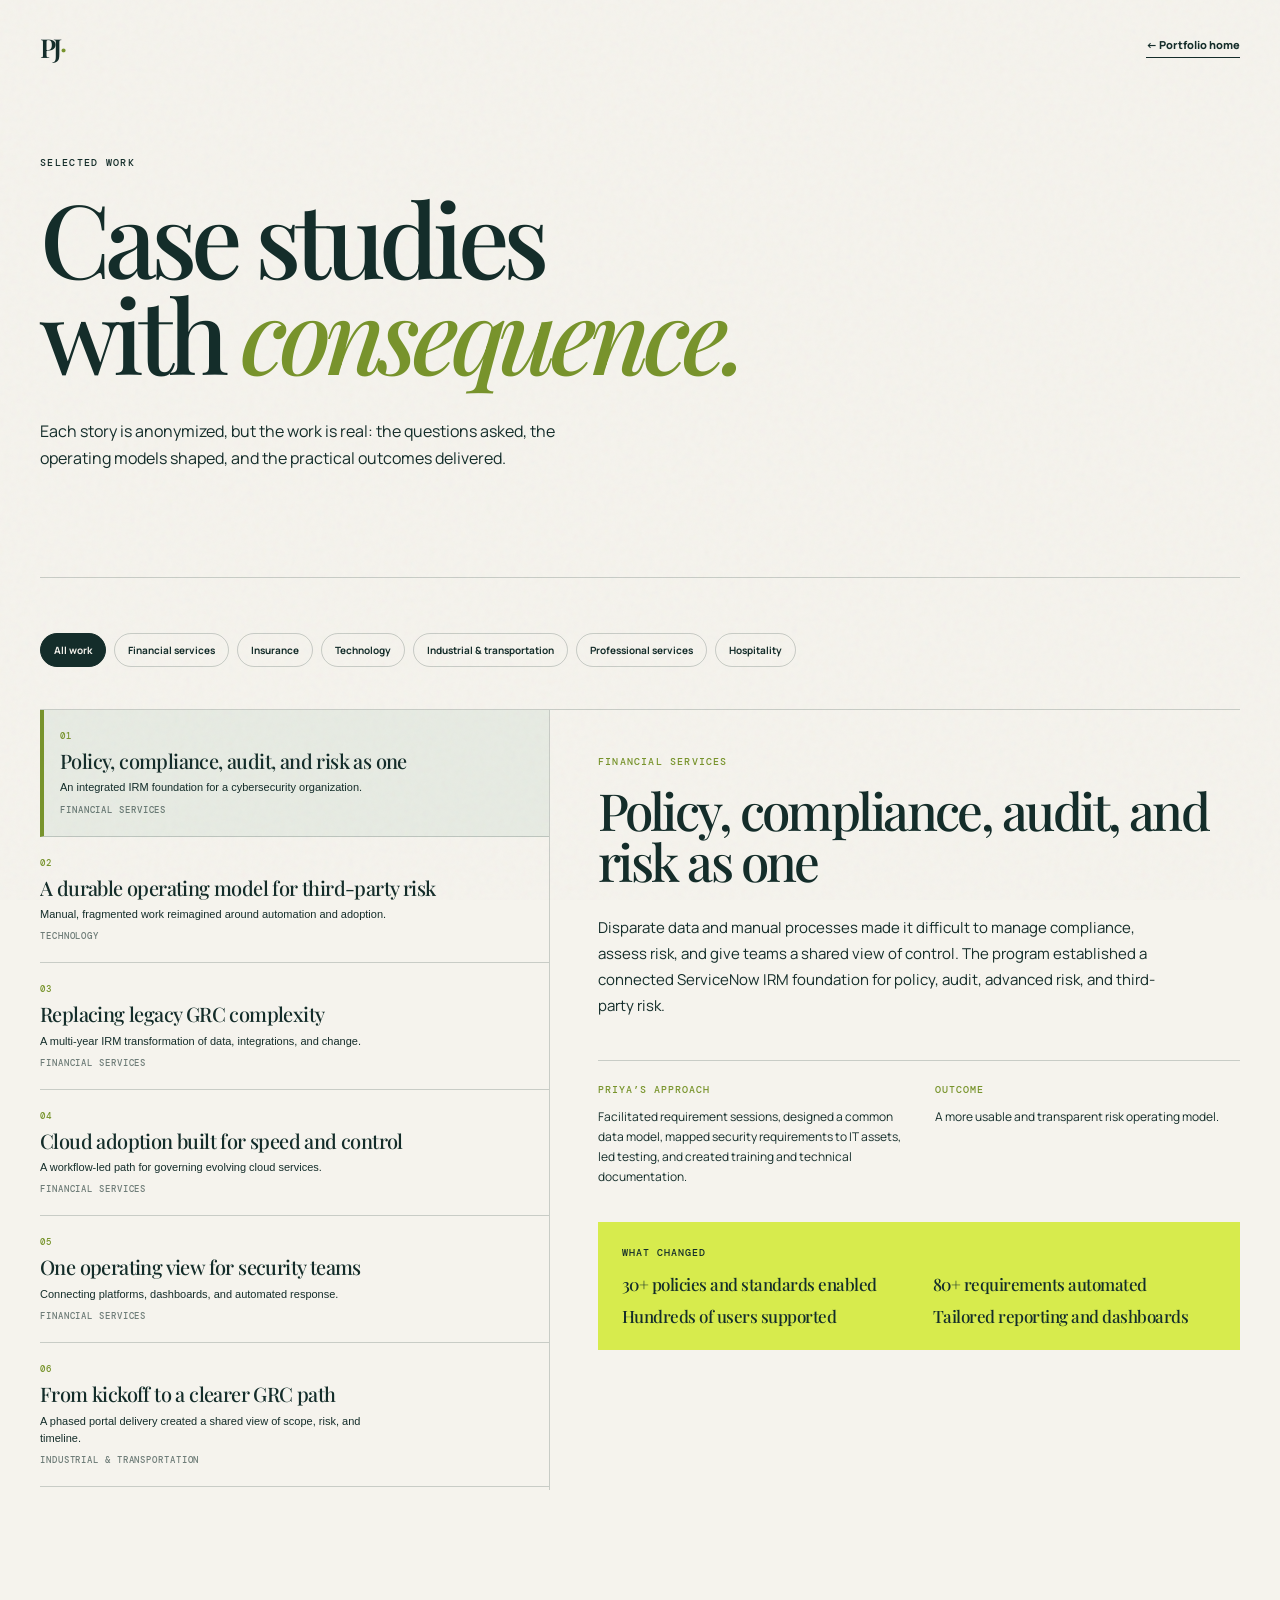
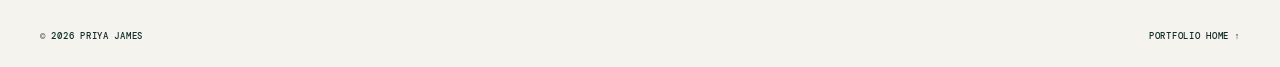
<file: case-studies.html>
<!doctype html><html lang="en"><head><meta charset="UTF-8"><meta name="viewport" content="width=device-width,initial-scale=1.0"><meta name="description" content="Priya James case studies in ServiceNow, GRC, IRM, and technology-risk transformation."><title>Case Studies | Priya James</title><link rel="preconnect" href="https://fonts.googleapis.com"><link rel="preconnect" href="https://fonts.gstatic.com" crossorigin><link href="https://fonts.googleapis.com/css2?family=DM+Mono:wght@400;500&family=Manrope:wght@400;500;600;700;800&family=Playfair+Display:ital,wght@0,500;0,600;1,500&display=swap" rel="stylesheet"><link rel="stylesheet" href="case-studies.css"></head><body><div class="grain" aria-hidden="true"></div><header class="topbar shell"><a class="brand" href="index.html">PJ<span>·</span></a><a class="back" href="index.html">← Portfolio home</a></header><main><section class="page-hero shell"><p class="eyebrow">Selected work</p><h1>Case studies<br>with <em>consequence.</em></h1><p>Each story is anonymized, but the work is real: the questions asked, the operating models shaped, and the practical outcomes delivered.</p></section><section class="case-browser shell"><div class="filters" aria-label="Filter case studies by industry"><button class="filter is-active" data-filter="all">All work</button><button class="filter" data-filter="Financial services">Financial services</button><button class="filter" data-filter="Insurance">Insurance</button><button class="filter" data-filter="Healthcare & life sciences">Healthcare & life sciences</button><button class="filter" data-filter="Technology">Technology</button><button class="filter" data-filter="Industrial & transportation">Industrial & transportation</button><button class="filter" data-filter="Professional services">Professional services</button><button class="filter" data-filter="Hospitality">Hospitality</button></div><div class="case-layout"><aside class="case-list" id="case-list" aria-label="Case study list"></aside><article class="case-detail" id="case-detail" aria-live="polite"></article></div></section></main><footer class="footer shell"><span>© <span id="year"></span> Priya James</span><a href="index.html">Portfolio home ↑</a></footer><script src="case-studies.js"></script></body></html>
</file>
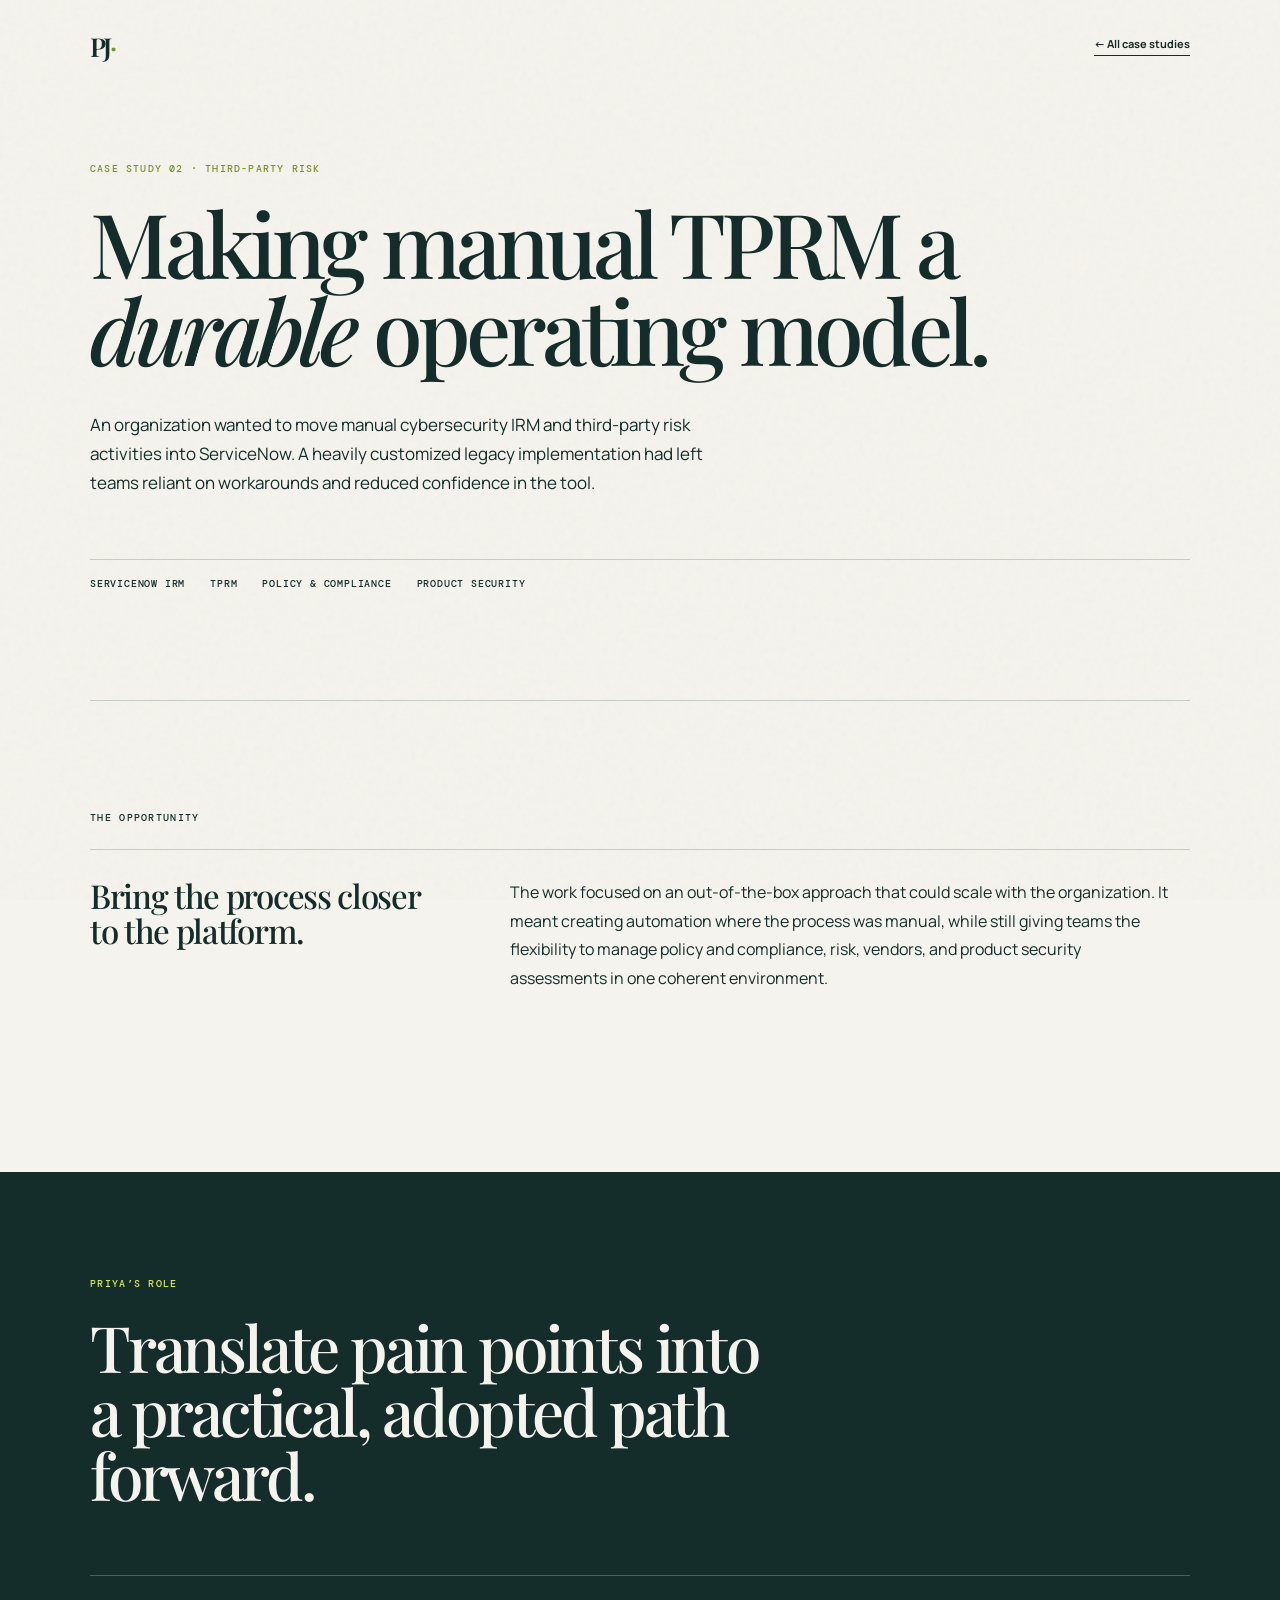
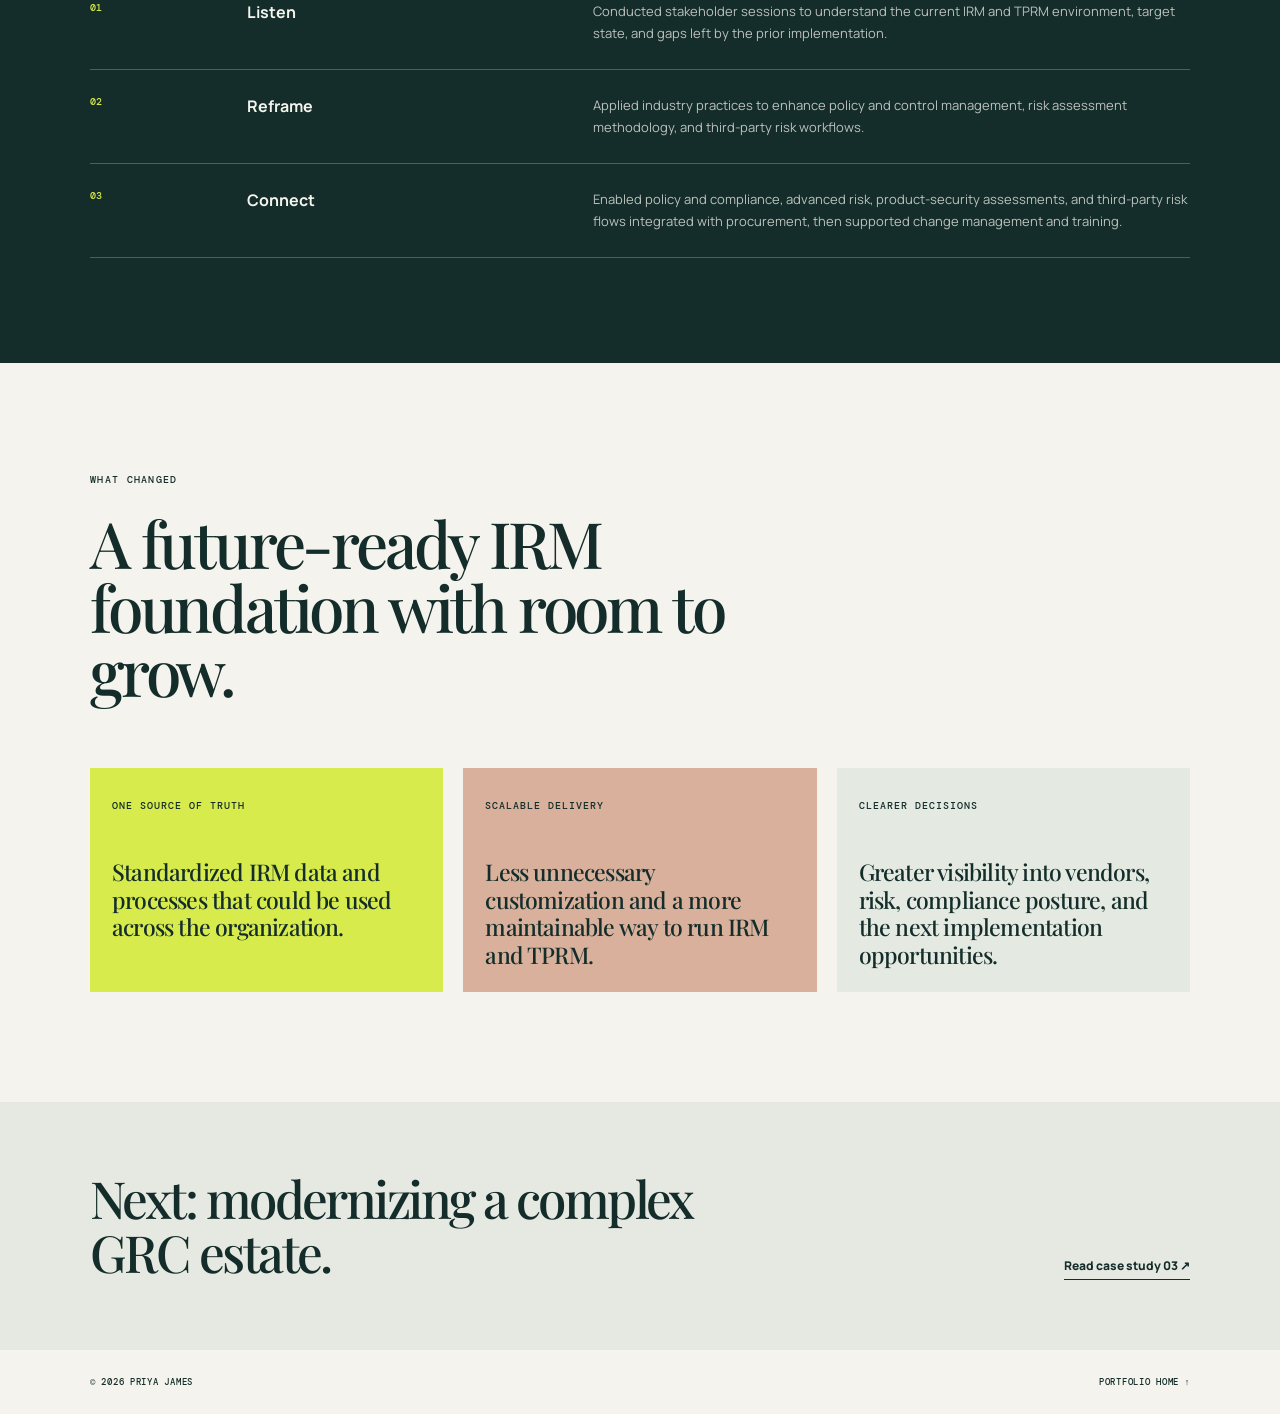
<file: case-tprm.html>
<!doctype html><html lang="en"><head><meta charset="UTF-8"><meta name="viewport" content="width=device-width,initial-scale=1.0"><title>Third-Party Risk Transformation | Priya James</title><link rel="preconnect" href="https://fonts.googleapis.com"><link rel="preconnect" href="https://fonts.gstatic.com" crossorigin><link href="https://fonts.googleapis.com/css2?family=DM+Mono:wght@400;500&family=Manrope:wght@400;500;600;700;800&family=Playfair+Display:ital,wght@0,500;0,600;1,500&display=swap" rel="stylesheet"><link rel="stylesheet" href="case-study.css"></head><body><div class="grain"></div><nav class="nav wrap"><a class="brand" href="index.html">PJ<span>·</span></a><a class="back" href="index.html#work">← All case studies</a></nav><main><header class="hero wrap"><p class="kicker">Case study 02 · Third-party risk</p><h1>Making manual TPRM a <em>durable</em> operating model.</h1><p class="lede">An organization wanted to move manual cybersecurity IRM and third-party risk activities into ServiceNow. A heavily customized legacy implementation had left teams reliant on workarounds and reduced confidence in the tool.</p><div class="project-meta"><span>ServiceNow IRM</span><span>TPRM</span><span>Policy &amp; compliance</span><span>Product security</span></div></header><section class="story wrap"><p class="eyebrow">The opportunity</p><div class="story-grid"><h2>Bring the process closer to the platform.</h2><p>The work focused on an out-of-the-box approach that could scale with the organization. It meant creating automation where the process was manual, while still giving teams the flexibility to manage policy and compliance, risk, vendors, and product security assessments in one coherent environment.</p></div></section><section class="approach"><div class="wrap"><p class="eyebrow">Priya’s role</p><h2>Translate pain points into a practical, adopted path forward.</h2><div class="steps"><div class="step"><span class="step-number">01</span><h3>Listen</h3><p>Conducted stakeholder sessions to understand the current IRM and TPRM environment, target state, and gaps left by the prior implementation.</p></div><div class="step"><span class="step-number">02</span><h3>Reframe</h3><p>Applied industry practices to enhance policy and control management, risk assessment methodology, and third-party risk workflows.</p></div><div class="step"><span class="step-number">03</span><h3>Connect</h3><p>Enabled policy and compliance, advanced risk, product-security assessments, and third-party risk flows integrated with procurement, then supported change management and training.</p></div></div></div></section><section class="outcomes wrap"><p class="eyebrow">What changed</p><h2>A future-ready IRM foundation with room to grow.</h2><div class="outcome-grid"><div class="outcome"><b>One source of truth</b><p>Standardized IRM data and processes that could be used across the organization.</p></div><div class="outcome"><b>Scalable delivery</b><p>Less unnecessary customization and a more maintainable way to run IRM and TPRM.</p></div><div class="outcome"><b>Clearer decisions</b><p>Greater visibility into vendors, risk, compliance posture, and the next implementation opportunities.</p></div></div></section></main><section class="next"><div class="wrap next-inner"><h2>Next: modernizing a complex GRC estate.</h2><a href="case-legacy-modernization.html">Read case study 03 ↗</a></div></section><footer class="footer wrap"><span>© 2026 Priya James</span><a href="index.html">Portfolio home ↑</a></footer></body></html>
</file>
<file: styles.css>
@import url("enhancements.css");
:root{--ink:#142d2a;--paper:#f5f3ed;--mist:#e6e8e2;--lime:#d7eb4d;--clay:#d8b09b;--line:rgba(20,45,42,.2)}*{box-sizing:border-box}html{scroll-behavior:smooth}body{margin:0;background:var(--paper);color:var(--ink);font-family:Manrope,Arial,sans-serif}.grain{position:fixed;inset:0;z-index:4;pointer-events:none;opacity:.15;mix-blend-mode:multiply;background-image:url("data:image/svg+xml,%3Csvg viewBox='0 0 180 180' xmlns='http://www.w3.org/2000/svg'%3E%3Cfilter id='n'%3E%3CfeTurbulence type='fractalNoise' baseFrequency='.8' numOctaves='4'/%3E%3C/filter%3E%3Crect width='100%25' height='100%25' filter='url(%23n)' opacity='.3'/%3E%3C/svg%3E")}.section-shell{width:min(1200px,calc(100% - 64px));margin:auto}.site-header{height:94px;width:min(1200px,calc(100% - 64px));margin:auto;display:flex;align-items:center;justify-content:space-between;position:relative;z-index:5}.brand{font:600 26px 'Playfair Display',serif;color:var(--ink);text-decoration:none;letter-spacing:-.1em}.brand span{color:#78942c}nav{display:flex;gap:25px;align-items:center}nav a{color:var(--ink);font-size:11px;font-weight:800;text-decoration:none}.nav-contact{border:1px solid var(--ink);padding:12px 16px;border-radius:50px}.menu-button{display:none;border:0;background:none;font:700 12px Manrope}.eyebrow{font:500 10px 'DM Mono',monospace;letter-spacing:.13em;text-transform:uppercase;margin:0 0 20px}.eyebrow i{display:inline-block;width:7px;height:7px;background:#78942c;border-radius:50%;margin-right:8px}.hero{padding:52px 0 34px;min-height:calc(100vh - 94px);display:flex;flex-direction:column}.hero-layout{display:grid;grid-template-columns:1.35fr .65fr;align-items:end;flex:1;gap:45px}.hero h1,h2{font:500 clamp(48px,7vw,100px)/.97 'Playfair Display',serif;letter-spacing:-.055em;margin:0}.hero h1 em,h2 em{font-weight:500;color:#78942c}.role{font:500 11px 'DM Mono';letter-spacing:.1em;text-transform:uppercase;margin:24px 0}.intro{font-size:16px;line-height:1.68;max-width:470px;margin:28px 0}.text-link{color:var(--ink);font-weight:800;text-decoration:none;font-size:12px;border-bottom:1px solid;padding-bottom:5px}.portrait-wrap{align-self:stretch;display:flex;flex-direction:column;justify-content:flex-end}.portrait-frame{height:min(470px,52vw);background:#ced3c6;position:relative;overflow:hidden}.portrait-frame img{width:100%;height:100%;display:block;object-fit:cover;object-position:center top;position:relative;z-index:1}.portrait-fallback{position:absolute;inset:0;display:grid;place-items:center;font:500 100px 'Playfair Display';color:rgba(20,45,42,.45)}.portrait-caption{font:500 10px/1.6 'DM Mono';letter-spacing:.08em;text-transform:uppercase;margin:15px 0 0}.hero-foot{display:flex;justify-content:space-between;border-top:1px solid var(--line);padding-top:16px;margin-top:35px;font:500 9px 'DM Mono';letter-spacing:.1em;text-transform:uppercase}.statement{padding:145px 0}.statement h2{max-width:1030px;font-size:clamp(42px,5.2vw,75px)}.about-grid{display:grid;grid-template-columns:1.05fr .95fr;gap:110px;margin-top:56px}.about-grid>div>p{font-size:14px;line-height:1.75;margin:0 0 18px}.stats{display:grid;grid-template-columns:1fr 1fr;gap:25px;margin:0}.stats div{border-top:1px solid var(--line);padding-top:14px}.stats dt{font:500 38px 'Playfair Display';letter-spacing:-.06em}.stats dd{font-size:11px;line-height:1.5;margin:6px 0 0}.expertise{padding:110px 0;border-top:1px solid var(--line)}.section-heading{display:flex;justify-content:space-between;gap:30px}.section-heading h2{text-align:right;font-size:clamp(40px,5vw,68px)}.expertise-grid{margin-top:75px;display:grid;grid-template-columns:repeat(4,1fr);border-top:1px solid var(--line)}.expertise-grid article{padding:22px 20px 0 0;min-height:235px;border-right:1px solid var(--line);margin-right:20px}.expertise-grid article:last-child{border:0}.expertise-grid span{font:500 10px 'DM Mono';color:#78942c}.expertise-grid h3{font-size:17px;margin:55px 0 10px}.expertise-grid p,.client-note,.credentials-heading p{font-size:13px;line-height:1.65;margin:0}.clients{background:var(--mist);width:100%;padding:75px max(32px,calc((100% - 1200px)/2));display:grid;grid-template-columns:.8fr 1.2fr;gap:60px}.client-note{max-width:260px}.logo-grid{display:grid;grid-template-columns:repeat(4,1fr);align-items:center;gap:35px 20px}.logo-grid span{font-size:17px;font-weight:800;letter-spacing:-.06em;text-align:center}.work{padding:145px 0}.journey{padding:115px max(32px,calc((100% - 1200px)/2));background:var(--ink);color:var(--paper);width:100%}.timeline{list-style:none;margin:75px 0 0;padding:0;border-top:1px solid rgba(245,243,237,.25)}.timeline li{display:grid;grid-template-columns:21% 1fr;gap:20px;border-bottom:1px solid rgba(245,243,237,.25);padding:26px 0}.timeline time{font:500 10px 'DM Mono';color:var(--lime);text-transform:uppercase}.timeline h3{font:500 27px 'Playfair Display';margin:0}.timeline-role{font-size:11px;margin:5px 0;color:var(--lime)}.timeline div>p:last-child{max-width:650px;font-size:12px;line-height:1.65;color:rgba(245,243,237,.7);margin:8px 0 0}.credentials{padding:130px 0}.credentials-heading{display:flex;justify-content:space-between;gap:35px}.credentials-heading h2{font-size:clamp(39px,5vw,65px)}.credentials-heading p{max-width:310px}.cert-grid{display:grid;grid-template-columns:repeat(4,1fr);margin-top:65px;border-top:1px solid var(--line);border-left:1px solid var(--line)}.cert-grid div{min-height:145px;border-right:1px solid var(--line);border-bottom:1px solid var(--line);padding:20px;font:500 27px 'Playfair Display';color:#78942c}.cert-grid small{display:block;color:var(--ink);font:600 11px/1.5 Manrope;margin-top:35px}.education{border-top:1px solid var(--line);padding-top:18px;margin:50px 0 0;font:500 19px 'Playfair Display'}.education span{display:block;font:500 10px 'DM Mono';text-transform:uppercase;letter-spacing:.12em;margin-bottom:10px}.client-list{padding:85px 0;border-top:1px solid var(--line)}.names{display:flex;flex-wrap:wrap;gap:0;margin-top:45px}.names span{padding:13px 22px 13px 0;margin-right:22px;border-bottom:1px solid var(--line);font:500 19px 'Playfair Display'}.contact{background:var(--lime);padding:115px 0}.contact h2{font-size:clamp(45px,6vw,82px);max-width:980px}.contact h2 em{color:var(--ink)}.contact-link{display:inline-block;color:var(--ink);font-size:clamp(18px,2vw,27px);font-weight:800;text-decoration:none;border-bottom:1px solid;margin-top:45px;padding-bottom:8px}.contact-note{font-size:12px;margin:22px 0 0}.site-footer{padding:25px 0;display:flex;justify-content:space-between;font:500 9px 'DM Mono';letter-spacing:.08em;text-transform:uppercase}.site-footer a{color:inherit;text-decoration:none}@media(max-width:760px){.section-shell,.site-header{width:calc(100% - 40px)}.site-header{height:76px}nav{display:none}nav.open{position:absolute;right:0;top:63px;background:var(--paper);display:flex;flex-direction:column;align-items:flex-start;gap:18px;padding:22px;width:210px;border:1px solid var(--line)}.menu-button{display:block}.hero{padding-top:30px;min-height:auto}.hero-layout{display:flex;flex-direction:column;gap:35px}.hero h1{font-size:55px}.portrait-wrap{order:2}.portrait-frame{height:400px}.hero-foot{margin-top:25px;gap:8px;flex-wrap:wrap;font-size:8px}.statement,.work{padding:88px 0}.about-grid,.credentials-heading{display:block;margin-top:35px}.stats{margin-top:40px}.section-heading{display:block}.section-heading h2{text-align:left}.expertise{padding:78px 0}.expertise-grid{grid-template-columns:1fr 1fr;margin-top:50px}.expertise-grid article{min-height:195px;margin-right:12px;padding-right:12px}.expertise-grid article:nth-child(2){border-right:0}.expertise-grid h3{margin-top:40px;font-size:15px}.clients{display:block;padding:60px 20px}.logo-grid{margin-top:45px;grid-template-columns:repeat(2,1fr);gap:28px 15px}.journey{padding:80px 20px}.timeline{margin-top:48px}.timeline li{display:block}.timeline time{display:block;margin-bottom:13px}.credentials{padding:85px 0}.credentials-heading p{margin-top:28px}.cert-grid{grid-template-columns:1fr 1fr;margin-top:43px}.cert-grid div{min-height:130px}.cert-grid small{margin-top:28px;font-size:10px}.client-list{padding:70px 0}.names{margin-top:25px}.names span{font-size:17px}.contact{padding:80px 0}.site-footer{gap:12px;flex-wrap:wrap;font-size:8px}}
</file>
<file: case-study.css>
:root{--ink:#142d2a;--paper:#f5f3ed;--lime:#d7eb4d;--clay:#d8b09b;--line:rgba(20,45,42,.2)}*{box-sizing:border-box}html{scroll-behavior:smooth}body{margin:0;background:var(--paper);color:var(--ink);font-family:Manrope,Arial,sans-serif}.grain{position:fixed;inset:0;pointer-events:none;opacity:.14;mix-blend-mode:multiply;background-image:url("data:image/svg+xml,%3Csvg viewBox='0 0 180 180' xmlns='http://www.w3.org/2000/svg'%3E%3Cfilter id='n'%3E%3CfeTurbulence type='fractalNoise' baseFrequency='.8' numOctaves='4' stitchTiles='stitch'/%3E%3C/filter%3E%3Crect width='100%25' height='100%25' filter='url(%23n)' opacity='.3'/%3E%3C/svg%3E")}.wrap{width:min(1100px,calc(100% - 64px));margin:auto}.nav{height:92px;display:flex;align-items:center;justify-content:space-between}.brand,.back{color:var(--ink);text-decoration:none}.brand{font:600 26px 'Playfair Display';letter-spacing:-.1em}.brand span{color:#78942c}.back{font:700 11px Manrope;border-bottom:1px solid;padding-bottom:4px}.eyebrow{font:500 10px 'DM Mono';letter-spacing:.13em;text-transform:uppercase;margin:0 0 25px}.hero{padding:70px 0 110px;border-bottom:1px solid var(--line)}.hero .kicker{font:500 10px 'DM Mono';letter-spacing:.12em;text-transform:uppercase;color:#78942c;margin:0 0 24px}.hero h1,.section-title{font:500 clamp(48px,7vw,95px)/.97 'Playfair Display';letter-spacing:-.055em;margin:0;max-width:950px}.hero .lede{max-width:620px;font-size:17px;line-height:1.7;margin:38px 0 0}.project-meta{display:flex;gap:25px;flex-wrap:wrap;border-top:1px solid var(--line);padding-top:17px;margin-top:62px;font:500 10px 'DM Mono';letter-spacing:.08em;text-transform:uppercase}.story{padding:110px 0}.story-grid{display:grid;grid-template-columns:.68fr 1.32fr;gap:70px;border-top:1px solid var(--line);padding:28px 0 70px}.story-grid h2{font:500 33px/1.05 'Playfair Display';letter-spacing:-.04em;margin:0}.story-grid p{font-size:16px;line-height:1.78;margin:0;max-width:670px}.approach{background:var(--ink);color:var(--paper);padding:105px 0}.approach .eyebrow,.approach .step-number{color:var(--lime)}.approach h2{font:500 clamp(40px,5vw,66px)/1 'Playfair Display';letter-spacing:-.05em;margin:0;max-width:680px}.steps{margin-top:68px;border-top:1px solid rgba(245,243,237,.25)}.step{display:grid;grid-template-columns:12% .7fr 1.3fr;gap:25px;padding:25px 0;border-bottom:1px solid rgba(245,243,237,.25)}.step-number{font:500 10px 'DM Mono'}.step h3{font-size:16px;margin:0}.step p{font-size:13px;line-height:1.65;color:rgba(245,243,237,.75);margin:0}.outcomes{padding:110px 0}.outcomes h2{font:500 clamp(43px,5vw,72px)/1 'Playfair Display';letter-spacing:-.05em;margin:0;max-width:660px}.outcome-grid{display:grid;grid-template-columns:repeat(3,1fr);gap:20px;margin-top:65px}.outcome{padding:24px 22px;background:var(--lime);min-height:215px}.outcome:nth-child(2){background:var(--clay)}.outcome:nth-child(3){background:#e4e9e2}.outcome b{font:500 10px 'DM Mono';letter-spacing:.1em;text-transform:uppercase}.outcome p{font:500 23px/1.2 'Playfair Display';letter-spacing:-.035em;margin:44px 0 0}.next{background:#e6e8e2;padding:70px 0}.next-inner{display:flex;justify-content:space-between;gap:35px;align-items:end}.next h2{font:500 clamp(33px,4vw,52px)/1.05 'Playfair Display';letter-spacing:-.05em;margin:0;max-width:640px}.next a{color:var(--ink);text-decoration:none;font-size:12px;font-weight:800;border-bottom:1px solid;padding-bottom:5px;white-space:nowrap}.footer{padding:26px 0;display:flex;justify-content:space-between;font:500 9px 'DM Mono';letter-spacing:.08em;text-transform:uppercase}.footer a{color:inherit;text-decoration:none}@media(max-width:700px){.wrap{width:calc(100% - 40px)}.nav{height:76px}.hero{padding:45px 0 75px}.hero h1{font-size:53px}.hero .lede{font-size:15px}.project-meta{margin-top:45px;gap:12px}.story,.outcomes{padding:76px 0}.story-grid{display:block;padding-bottom:45px}.story-grid h2{margin-bottom:22px}.story-grid p{font-size:14px}.approach{padding:76px 0}.step{grid-template-columns:15% 1fr;gap:13px}.step p{grid-column:2;font-size:12px}.outcome-grid{display:block;margin-top:40px}.outcome{min-height:165px;margin-bottom:12px}.outcome p{margin-top:28px}.next{padding:60px 0}.next-inner{display:block}.next a{display:inline-block;margin-top:28px}.footer{gap:10px;flex-wrap:wrap}}
</file>
<file: case-studies.css>
:root{--ink:#142d2a;--paper:#f5f3ed;--lime:#d7eb4d;--clay:#d8b09b;--line:rgba(20,45,42,.2)}*{box-sizing:border-box}body{margin:0;background:var(--paper);color:var(--ink);font-family:Manrope,Arial,sans-serif}.grain{position:fixed;inset:0;pointer-events:none;opacity:.13;mix-blend-mode:multiply;background-image:url("data:image/svg+xml,%3Csvg viewBox='0 0 180 180' xmlns='http://www.w3.org/2000/svg'%3E%3Cfilter id='n'%3E%3CfeTurbulence type='fractalNoise' baseFrequency='.8' numOctaves='4'/%3E%3C/filter%3E%3Crect width='100%25' height='100%25' filter='url(%23n)' opacity='.3'/%3E%3C/svg%3E")}.shell{width:min(1200px,calc(100% - 64px));margin:auto}.topbar{height:94px;display:flex;align-items:center;justify-content:space-between}.brand{font:600 26px 'Playfair Display';letter-spacing:-.1em;color:var(--ink);text-decoration:none}.brand span{color:#78942c}.back{color:var(--ink);font-weight:800;font-size:11px;text-decoration:none;border-bottom:1px solid;padding-bottom:5px}.eyebrow{font:500 10px 'DM Mono';letter-spacing:.13em;text-transform:uppercase;margin:0 0 20px}.page-hero{padding:62px 0 105px;border-bottom:1px solid var(--line)}.page-hero h1{font:500 clamp(54px,8vw,108px)/.94 'Playfair Display';letter-spacing:-.06em;margin:0}.page-hero h1 em{font-weight:500;color:#78942c}.page-hero>p:last-child{font-size:16px;line-height:1.7;max-width:550px;margin:36px 0 0}.case-browser{padding:55px 0 115px}.filters{display:flex;gap:8px;flex-wrap:wrap;margin-bottom:42px}.filter{appearance:none;border:1px solid var(--line);background:none;border-radius:50px;padding:9px 13px;color:var(--ink);font:700 10px Manrope;cursor:pointer}.filter:hover,.filter.is-active{background:var(--ink);color:var(--paper);border-color:var(--ink)}.case-layout{display:grid;grid-template-columns:.85fr 1.15fr;border-top:1px solid var(--line)}.case-list{border-right:1px solid var(--line);max-height:780px;overflow:auto}.case-item{display:block;width:100%;text-align:left;border:0;border-bottom:1px solid var(--line);background:none;padding:20px 25px 20px 0;color:var(--ink);cursor:pointer}.case-item:hover,.case-item.is-selected{background:#e7ebe3;padding-left:16px}.case-item.is-selected{border-left:4px solid #78942c}.case-number,.case-industry{display:block;font:500 9px 'DM Mono';letter-spacing:.1em;text-transform:uppercase}.case-number{color:#78942c}.case-industry{color:rgba(20,45,42,.6);margin-top:7px}.case-item h2{font:500 20px/1.08 'Playfair Display';letter-spacing:-.03em;margin:8px 0}.case-item p{font-size:11px;line-height:1.55;margin:0;max-width:360px}.case-detail{padding:38px 0 38px 48px}.detail-industry{font:500 10px 'DM Mono';letter-spacing:.12em;text-transform:uppercase;color:#78942c}.case-detail h2{font:500 clamp(34px,4vw,56px)/1 'Playfair Display';letter-spacing:-.05em;margin:15px 0 28px}.detail-summary{font-size:15px;line-height:1.72;margin:0 0 42px;max-width:560px}.detail-grid{display:grid;grid-template-columns:1fr 1fr;gap:32px;border-top:1px solid var(--line);padding-top:22px}.detail-grid h3{font:500 10px 'DM Mono';letter-spacing:.1em;text-transform:uppercase;color:#78942c;margin:0 0 11px}.detail-grid p{font-size:12px;line-height:1.65;margin:0}.impact{margin-top:35px;background:var(--lime);padding:24px}.impact h3{font:500 10px 'DM Mono';letter-spacing:.1em;text-transform:uppercase;margin:0 0 15px}.impact ul{display:grid;grid-template-columns:repeat(2,1fr);gap:12px 28px;margin:0;padding:0;list-style:none}.impact li{font:500 17px/1.2 'Playfair Display';letter-spacing:-.03em}.footer{display:flex;justify-content:space-between;padding:25px 0;font:500 9px 'DM Mono';letter-spacing:.08em;text-transform:uppercase}.footer a{color:inherit;text-decoration:none}@media(max-width:800px){.shell{width:calc(100% - 40px)}.topbar{height:76px}.page-hero{padding:45px 0 75px}.case-browser{padding:40px 0 75px}.case-layout{display:block}.case-list{max-height:none;border-right:0}.case-detail{padding:36px 0}.detail-grid{display:block}.detail-grid>div+div{margin-top:25px}.impact ul{display:block}.impact li+li{margin-top:10px}}
</file>
